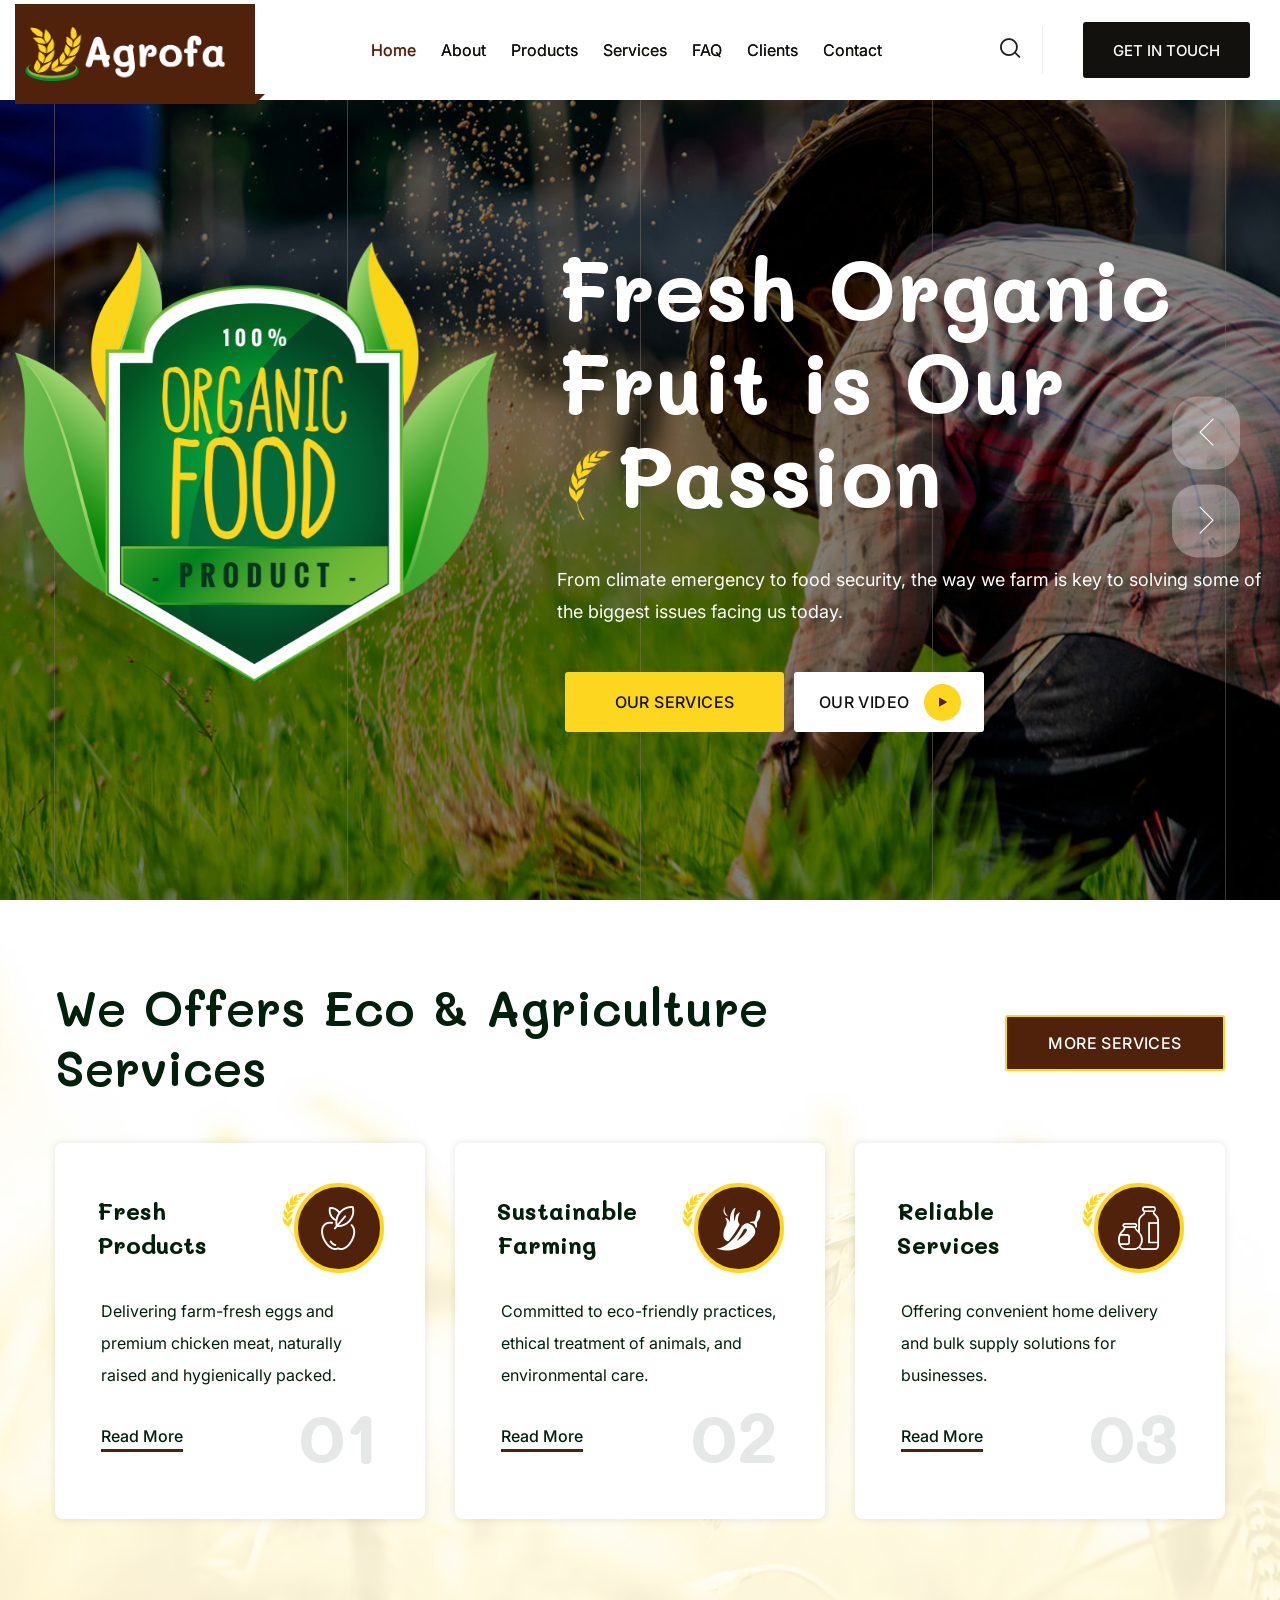
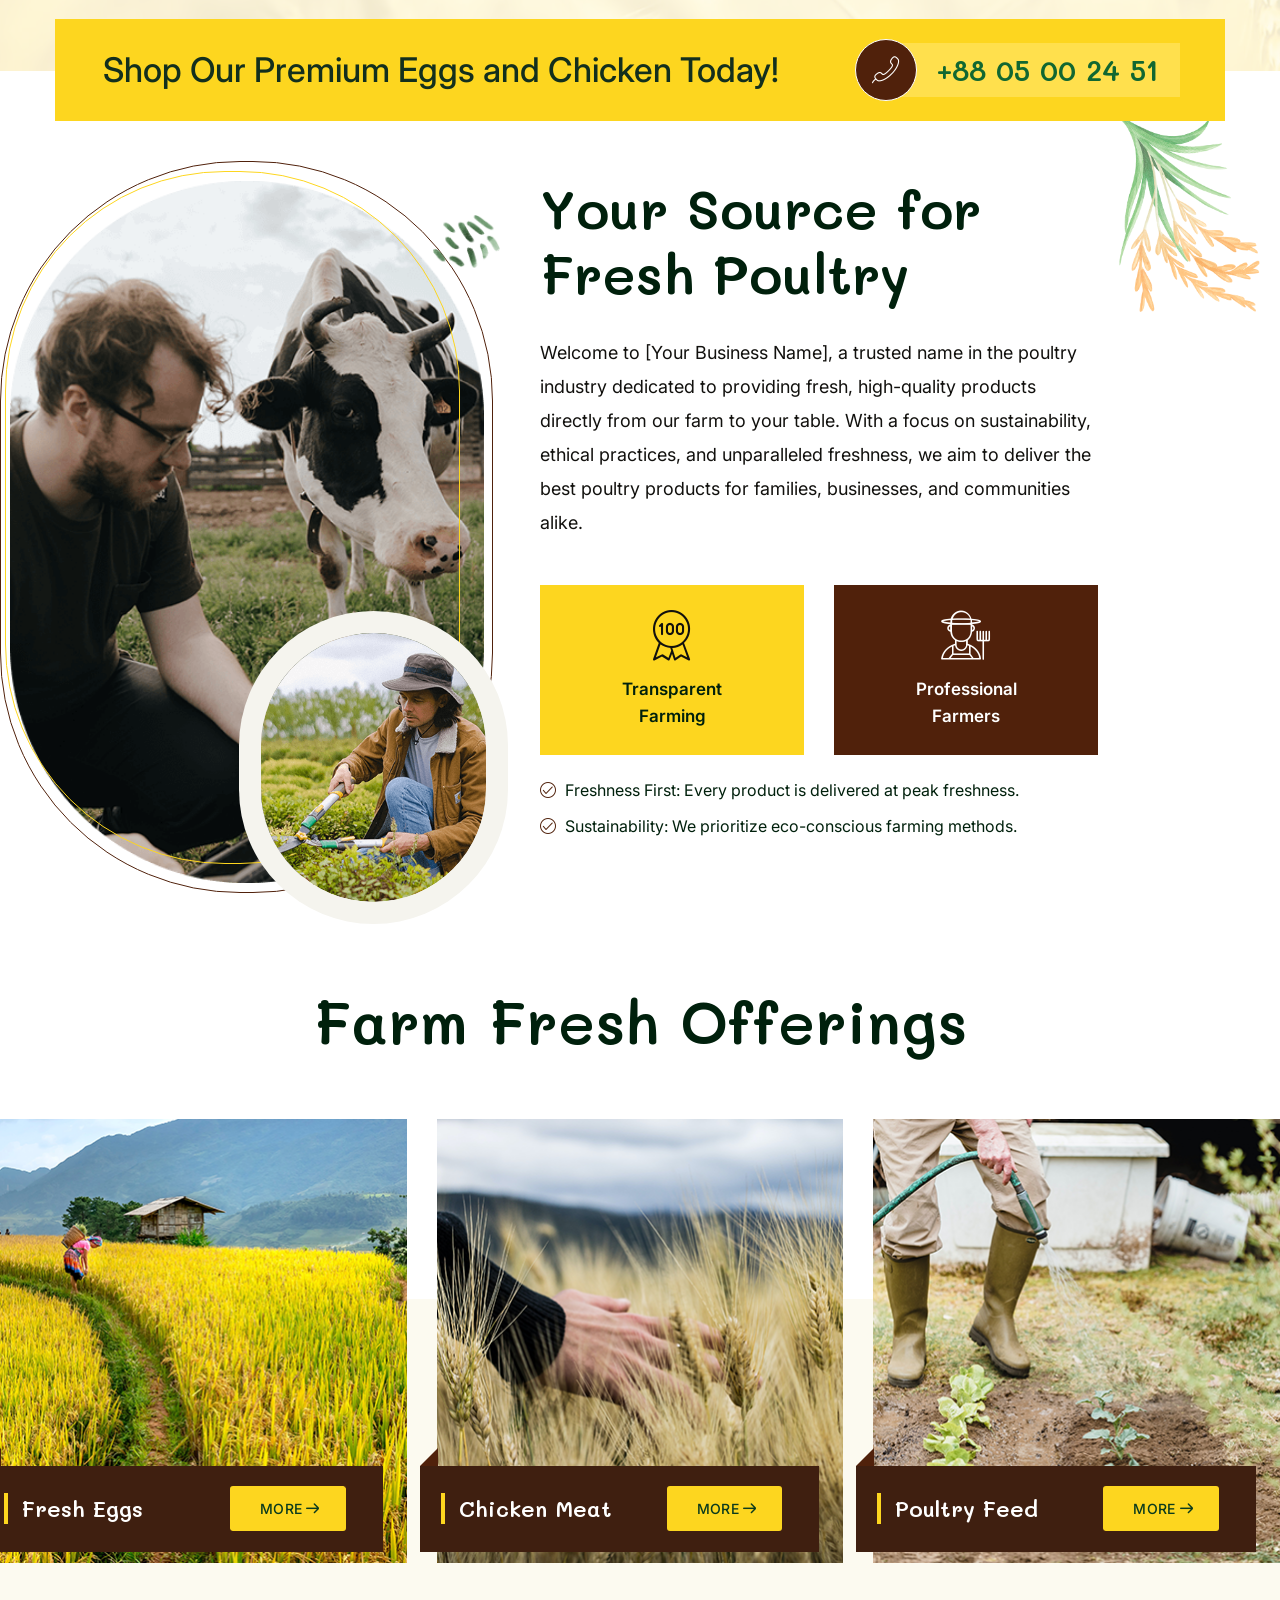
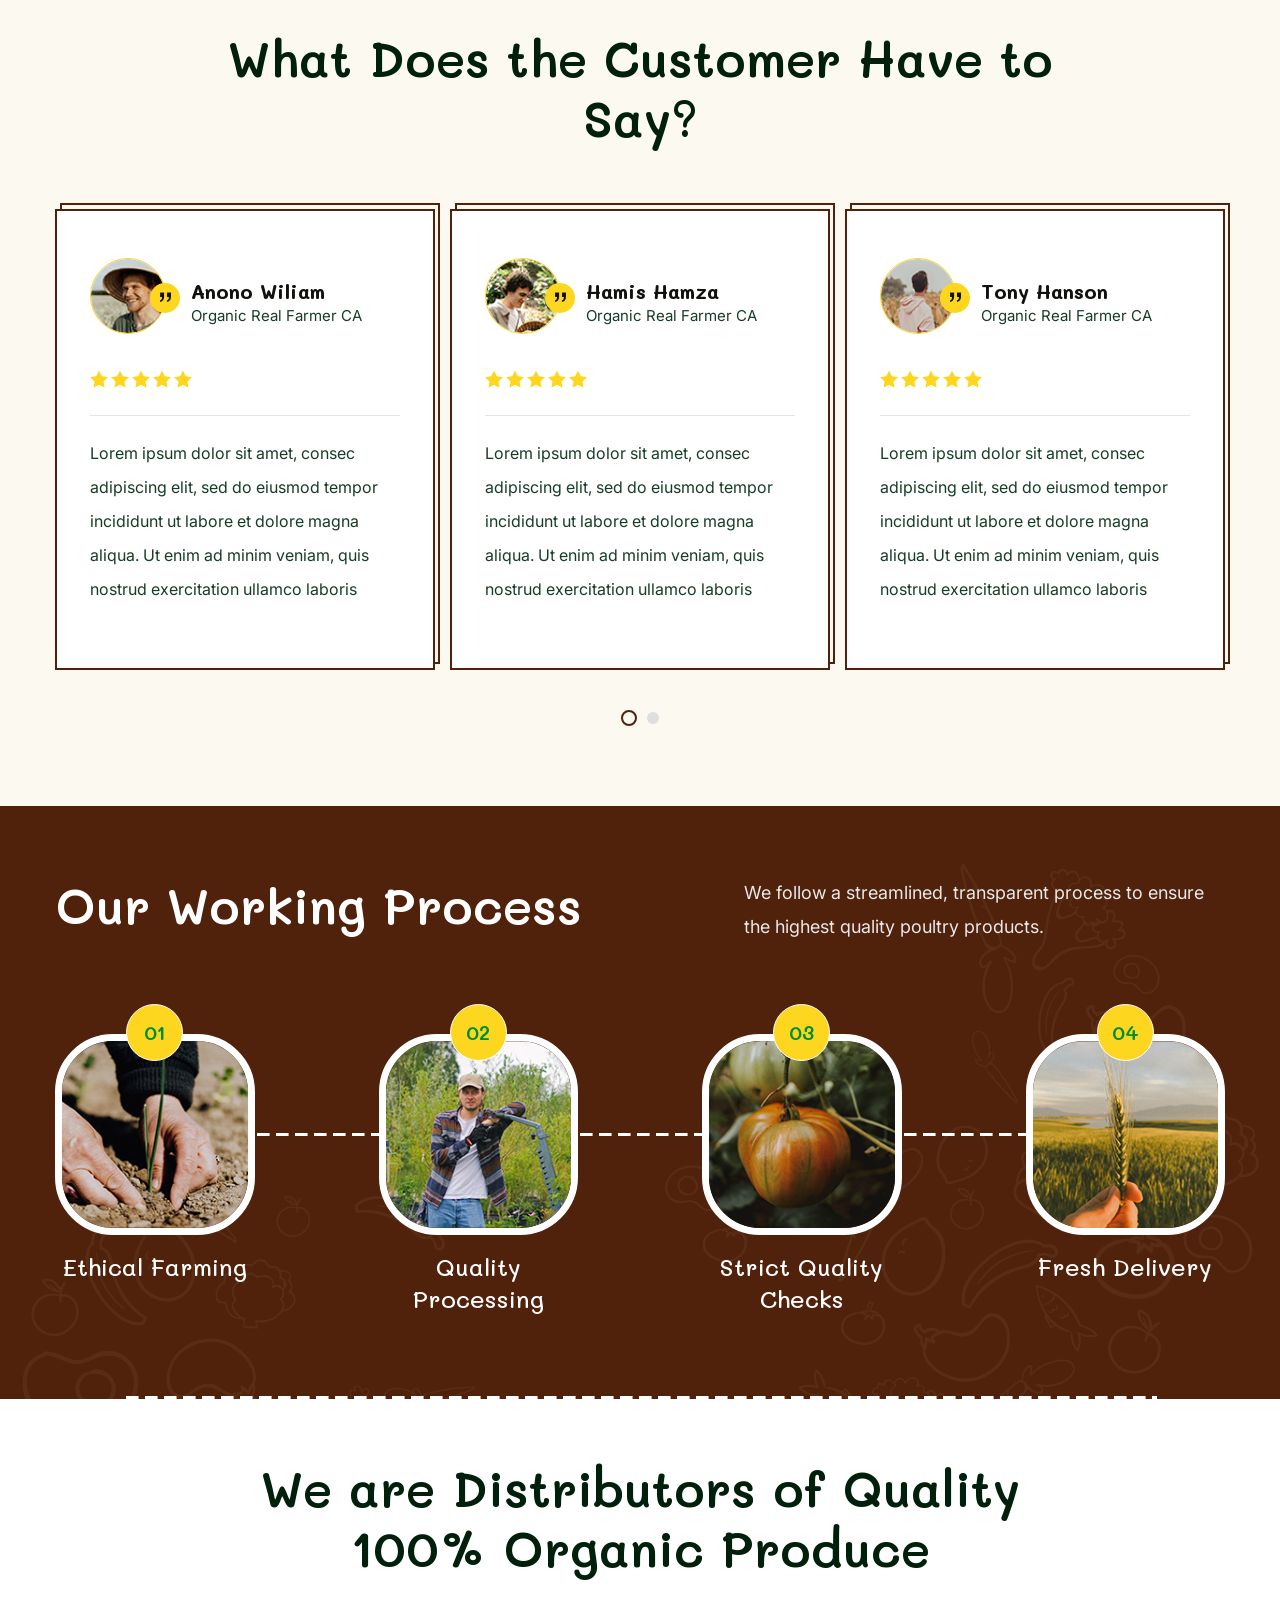
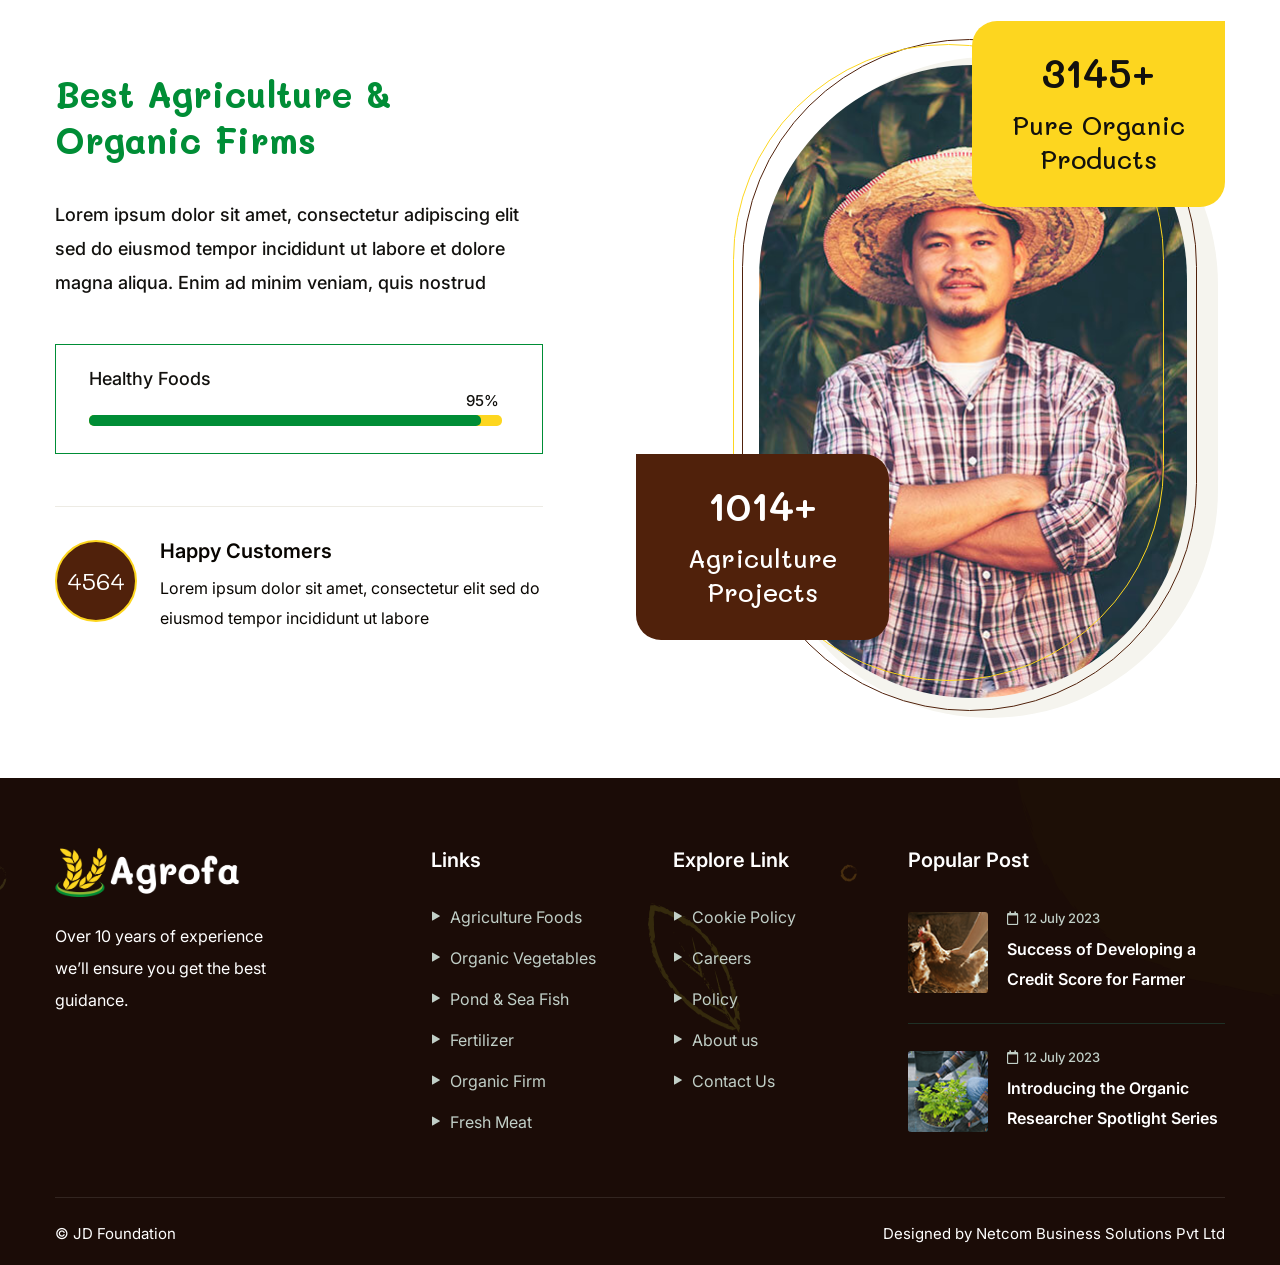
<file: index.html>
<!DOCTYPE html>
<html lang="en">


<!-- Mirrored from bracketweb.com/agrofa-html/index-3.html by HTTrack Website Copier/3.x [XR&CO'2014], Wed, 11 Dec 2024 04:54:37 GMT -->

<head>
    <meta charset="UTF-8">
    <meta name="viewport" content="width=device-width, initial-scale=1.0">
    <title>Home Three || Agrofa || HTML Template For Agriculture & Organic Farm</title>
    <!-- favicons Icons -->
    <link rel="apple-touch-icon" sizes="180x180" href="assets/images/favicons/apple-touch-icon.png">
    <link rel="icon" type="image/png" sizes="32x32" href="assets/images/favicons/favicon-32x32.png">
    <link rel="icon" type="image/png" sizes="16x16" href="assets/images/favicons/favicon-16x16.png">
    <link rel="manifest" href="assets/images/favicons/site.webmanifest">
    <meta name="description"
        content="Sollox is a modern HTML Template for Beauty, Spa Centers, Hair, Nail, Spa Salons & Cosmetic shops. The template perfectly fits Beauty Spa, Salon, and Wellness Treatments websites and businesses.">

    <!-- fonts -->
    <link rel="preconnect" href="https://fonts.googleapis.com/">
    <link rel="preconnect" href="https://fonts.gstatic.com/" crossorigin>
    <link
        href="https://fonts.googleapis.com/css2?family=Inter:wght@100;200;300;400;500;600;700;800;900&amp;display=swap"
        rel="stylesheet">
    <link
        href="https://fonts.googleapis.com/css2?family=Mali:ital,wght@0,200;0,300;0,400;0,500;0,600;0,700;1,200;1,300;1,400;1,500;1,600;1,700&amp;display=swap"
        rel="stylesheet">
    <link
        href="https://fonts.googleapis.com/css2?family=Outfit:wght@100;200;300;400;500;600;700;800;900&amp;display=swap"
        rel="stylesheet">
    <link
        href="https://fonts.googleapis.com/css2?family=Kumbh+Sans:wght@100;200;300;400;500;600;700;800;900&amp;display=swap"
        rel="stylesheet">
    <link
        href="https://fonts.googleapis.com/css2?family=Pathway+Extreme:opsz,wght@8..144,400;8..144,600&amp;display=swap"
        rel="stylesheet">


    <link rel="stylesheet" href="assets/vendors/bootstrap/css/bootstrap.min.css">
    <link rel="stylesheet" href="assets/vendors/bootstrap-select/bootstrap-select.min.css">
    <link rel="stylesheet" href="assets/vendors/animate/animate.min.css">
    <link rel="stylesheet" href="assets/vendors/fontawesome/css/all.min.css">
    <link rel="stylesheet" href="assets/vendors/jquery-ui/jquery-ui.css">
    <link rel="stylesheet" href="assets/vendors/jarallax/jarallax.css">
    <link rel="stylesheet" href="assets/vendors/jquery-magnific-popup/jquery.magnific-popup.css">
    <link rel="stylesheet" href="assets/vendors/nouislider/nouislider.min.css">
    <link rel="stylesheet" href="assets/vendors/nouislider/nouislider.pips.css">
    <link rel="stylesheet" href="assets/vendors/tiny-slider/tiny-slider.css">
    <link rel="stylesheet" href="assets/vendors/agrofa-icons/style.css">
    <link rel="stylesheet" href="assets/vendors/owl-carousel/css/owl.carousel.min.css">
    <link rel="stylesheet" href="assets/vendors/owl-carousel/css/owl.theme.default.min.css">

    <!-- template styles -->
    <link rel="stylesheet" href="assets/css/agrofa.css">
</head>

<body class="custom-cursor">

    <div class="custom-cursor__cursor"></div>
    <div class="custom-cursor__cursor-two"></div>


    <!-- /.preloader -->
    <div class="page-wrapper">
        <div class="topbar-one topbar-one--three">
            <div class="container-fluid">
                <div class="topbar-one__inner">
                    <div class="topbar-one__social">
                        <a href="https://www.linkedin.com/">
                            <i class="fab fa-linkedin-in" aria-hidden="true"></i>
                            <span class="sr-only">Twitter</span>
                        </a>
                        <a href="https://twitter.com/">
                            <i class="fab fa-twitter" aria-hidden="true"></i>
                            <span class="sr-only">Facebook</span>
                        </a>
                        <a href="https://facebook.com/">
                            <i class="fab fa-facebook-f" aria-hidden="true"></i>
                            <span class="sr-only">Pinterest</span>
                        </a>
                        <a href="https://instagram.com/">
                            <i class="fab fa-instagram" aria-hidden="true"></i>
                            <span class="sr-only">Instagram</span>
                        </a>
                    </div><!-- /.topbar-one__social -->

                    <ul class="list-unstyled topbar-one__info">
                        <li class="topbar-one__info__item">
                            <i class="icon-location topbar-one__info__icon"></i>
                            <a href="#">San Francisco NY</a>
                        </li>
                        <li class="topbar-one__info__item">
                            <i class="icon-email topbar-one__info__icon"></i>
                            <a href="mailto:Support@gmail.com">Support@gmail.com</a>
                        </li>
                        <li class="topbar-one__info__item">
                            <i class="icon-phone topbar-one__info__icon"></i>
                            <a href="tel:+8805002451">+88 05 00 24 51</a>
                        </li>
                        <li class="topbar-one__info__item">
                            <i class="icon-clock topbar-one__info__icon"></i>
                            <a href="#">Mon - Sat: 09.00 to 06.00</a>
                        </li>
                    </ul><!-- /.list-unstyled topbar-one__info -->
                    <div class="topbar-one__right">
                        <p class="topbar-one__right-text">Agriculture & Organic Farm</p>
                        <a href="about.html" class="agrofa-btn topbar-one__btn">
                            <span>About Us</span>
                        </a>
                    </div><!-- /.topbar-one__right -->
                </div><!-- /.topbar-one__inner -->
            </div><!-- /.container-fluid -->
        </div><!-- /.topbar-one--three -->


        <header class="main-header main-header--three sticky-header sticky-header--normal">
            <div class="container-fluid">
                <div class="main-header__inner">
                    <div class="main-header__logo">
                        <a href="index.html" class="main-header__logo_link">
                            <img src="assets/images/logo-light.png" alt="Agrofa HTML" width="156">
                        </a>
                    </div><!-- /.main-header__logo -->

                    <nav class="main-header__nav main-menu">
                        <ul class="main-menu__list">

                            <li class="dropdown megamenu">
                                <a href="index.html">Home</a>

                            </li>



                            <li class="dropdown">
                                <a href="about.html">About</a>
                            </li>

                            <li>
                                <a href="products.html">Products</a>
                                <ul>
                                    <li><a href="">Fresh Eggs</a></li>
                                    <li><a href="">Chicken Meat</a></li>
                                    <li><a href="">Poultry Feed</a></li>
                                    <li><a href="">Manure and Fertilizer</a></li>

                                </ul>
                            </li>

                            <li>
                                <a href="services.html">Services</a>
                                <ul>
                                    <li><a href="">Home Delivery</a></li>
                                    <li><a href="">Bulk Supply for Businesses</a></li>
                                    <li><a href="">Poultry Farming Consultancy</a></li>


                                </ul>
                            </li>
                            <li><a href="faq.html">FAQ</a></li>
                            <li><a href="clients.html">Clients</a></li>



                            <li><a href="contact.html">Contact</a></li>
                        </ul>
                    </nav><!-- /.main-header__nav -->
                    <div class="main-header__right">
                        <div class="mobile-nav__btn mobile-nav__toggler">
                            <span></span>
                            <span></span>
                            <span></span>
                        </div><!-- /.mobile-nav__toggler -->
                        <a href="#" class="search-toggler main-header__search_bx">
                            <p class="main-header__keyword">Search Keyword</p>
                            <div class="main-header__search">
                                <i class="icon-search1" aria-hidden="true"></i>
                                <!-- <img src="../assets/images/nav-img/shearch_icon.png" class="main-header__search_icon" alt=""> -->
                                <span class="sr-only">Search</span>
                            </div>
                        </a><!-- /.search-toggler -->

                        <a href="cart.html" class="main-header__cart">
                            <i class="icon-market" aria-hidden="true"></i>
                            <!-- <img class="main-header__cart_icon" src="../assets/images/nav-img/chart_icon.png" alt=""> -->
                            <span class="main-header__cart_count">0</span>
                            <span class="sr-only">Search</span>
                        </a><!-- /.search-toggler -->
                        <a href="contact.html" class="agrofa-btn main-header__btn">
                            <span>Get In Touch</span>
                        </a><!-- /.thm-btn main-header__btn -->
                    </div><!-- /.main-header__right -->
                </div><!-- /.main-header__inner -->
            </div><!-- /.container-fluid -->
        </header><!-- /.main-header--three -->
        <!-- main-slider-start -->
        <section class="main-slider-one main-slider-three">
            <div class="main-slider-three__carousel agrofa-owl__carousel owl-carousel" data-owl-options='{
		"loop": true,
		"animateOut": "fadeOut",
		"animateIn": "fadeIn",
		"items": 1,
		"autoplay": false,
		"autoplayTimeout": 7000,
		"smartSpeed": 1000,
		"nav": true,
        "navText": ["<span class=\"icon-left-arrow1\"></span>","<span class=\"icon-right-arrow1\"></span>"],
		"dots": false,
		"margin": 0
		}'>
                <div class="item">
                    <div class="main-slider-three__item">
                        <div class="main-slider-three__bg"
                            style="background-image: url(assets/images/hero-images/hero-img3-1.jpg);"></div>
                        <div class="container">
                            <div class="row">
                                <div class="col-xl-6 col-lg-4 main-slider-three__organic-img fadeInLeft wow"
                                    data-wow-delay="1200ms">
                                    <img src="assets/images/shapes/eco-organic3-1.png" alt="">
                                </div>

                                <div class="col-xl-6 col-lg-8 main-slider-three__content-col">
                                    <div class="main-slider-three__content">
                                        <h1 class="main-slider-one__title">Fresh Organic
                                            Fruit is Our
                                            <span> Passion</span>
                                        </h1>
                                        <p class="main-slider-one__info-text">From climate emergency to food security,
                                            the way we farm is key to solving some of the biggest issues facing us
                                            today.</p>
                                        <div class="main-slider-three__btn">
                                            <a href="services.html" class="agrofa-btn agrofa-btn--base"><span>Our
                                                    Services</span></a>
                                            <a href="https://www.youtube.com/watch?v=ZFAAf5DYLF8"
                                                class="agrofa-btn agrofa-btn--base agrofa-video-btn video-popup"><span>our
                                                    Video</span></a>
                                        </div>
                                    </div>
                                </div>
                            </div>
                        </div>

                        <div class="main-slider-one__line-bx">
                            <span class="main-slider-one__line"></span>
                            <span class="main-slider-one__line"></span>
                            <span class="main-slider-one__line"></span>
                            <span class="main-slider-one__line"></span>
                            <span class="main-slider-one__line"></span>
                        </div>
                    </div>
                </div>
                <div class="item">
                    <div class="main-slider-three__item">
                        <div class="main-slider-three__bg"
                            style="background-image: url(assets/images/hero-images/hero-img3-2.jpg);"></div>
                        <div class="container">
                            <div class="row">
                                <div class="col-xl-6 col-lg-4 main-slider-three__organic-img fadeInLeft wow"
                                    data-wow-delay="1200ms">
                                    <img src="assets/images/shapes/eco-organic3-1.png" alt="">
                                </div>

                                <div class="col-xl-6 col-lg-4 main-slider-three__content-col">
                                    <div class="main-slider-three__content">
                                        <h1 class="main-slider-one__title">Fresh Organic
                                            Fruit is Our
                                            <span> Passion</span>
                                        </h1>
                                        <p class="main-slider-one__info-text">From climate emergency to food security,
                                            the way we farm is key to solving some of the biggest issues facing us
                                            today.</p>
                                        <div class="main-slider-three__btn">
                                            <a href="services.html" class="agrofa-btn agrofa-btn--base"><span>Our
                                                    Services</span></a>
                                            <a href="https://www.youtube.com/watch?v=ZFAAf5DYLF8"
                                                class="agrofa-btn agrofa-btn--base agrofa-video-btn video-popup"><span>our
                                                    Video</span></a>
                                        </div>
                                    </div>
                                </div>
                            </div>
                        </div>

                        <div class="main-slider-one__line-bx">
                            <span class="main-slider-one__line"></span>
                            <span class="main-slider-one__line"></span>
                            <span class="main-slider-one__line"></span>
                            <span class="main-slider-one__line"></span>
                            <span class="main-slider-one__line"></span>
                        </div>
                    </div>
                </div>
            </div>
        </section>
        <!-- main-slider-end -->

        <section class="why-choose-one why-choose-one--three">
            <div class="container">
                <div class="section-common-title fadeInDown wow" data-wow-delay="500ms">
                    <div class="section-additional-title-wrap">
                        <span class="why-choose-one__chose-reasone food-chose-reasone">
                            <img class="why-choose-one__chose-icon food-chose-icon"
                                src="assets/images/shapes/food-img1-1.png" alt="">
                            <strong class="why-choose-one__chose-name food-chose-name">We Offer Pure Organic
                                Food</strong>
                        </span>
                        <h2 class="why-choose-one__title food-chose-title">We Offers Eco &
                            Agriculture Services</h2>
                    </div>

                    <div class="why-choose-one__more-btn-wrap">
                        <a href="services.html" class="agrofa-btn why-choose-more--btn"><span>More Services</span></a>
                    </div>
                </div>

                <div class="row why-choose-one__row">
                    <div class="why-choose-one__col col-xl-4 wow fadeIn" data-wow-delay="800ms">
                        <div class="why-choose-one__bg">
                            <div class="why-choose-one__bg-inner">
                                <div class="why-choose-one__top">
                                    <div class="why-choose-one__icon-bx">
                                        <i class="icon-apple why-choose-one__icon"></i>
                                    </div>

                                    <div class="why-choose-one__top__right">
                                        <h6 class="why-choose-one__name">Fresh <br> Products</h6>
                                    </div>
                                </div>

                                <div class="why-choose-one__content">
                                    <p class="why-choose-one__descript">Delivering farm-fresh eggs and premium chicken
                                        meat, naturally raised and hygienically packed.</p>
                                    <a href="service-d-agriculture-products.html" class="why-choose-one__read-btn">Read
                                        More</a>
                                </div>
                            </div>
                        </div>
                    </div>

                    <div class="why-choose-one__col col-xl-4 wow fadeIn" data-wow-delay="900ms">
                        <div class="why-choose-one__bg">
                            <div class="why-choose-one__bg-inner">
                                <div class="why-choose-one__top">
                                    <div class="why-choose-one__icon-bx">
                                        <i class="icon-crop why-choose-one__icon"></i>
                                    </div>

                                    <div class="why-choose-one__top__right">
                                        <h6 class="why-choose-one__name">Sustainable <br> Farming

                                        </h6>
                                    </div>
                                </div>

                                <div class="why-choose-one__content">
                                    <p class="why-choose-one__descript">Committed to eco-friendly practices, ethical
                                        treatment of animals, and environmental care.</p>
                                    <a href="service-d-vegetables-fresh-food.html" class="why-choose-one__read-btn">Read
                                        More</a>
                                </div>
                            </div>
                        </div>
                    </div>

                    <div class="why-choose-one__col col-xl-4 wow fadeIn" data-wow-delay="1000ms">
                        <div class="why-choose-one__bg">
                            <div class="why-choose-one__bg-inner">
                                <div class="why-choose-one__top">
                                    <div class="why-choose-one__icon-bx">
                                        <i class="icon-medicine why-choose-one__icon"></i>
                                    </div>

                                    <div class="why-choose-one__top__right">
                                        <h6 class="why-choose-one__name">Reliable <br> Services</h6>
                                    </div>
                                </div>

                                <div class="why-choose-one__content">
                                    <p class="why-choose-one__descript">Offering convenient home delivery and bulk
                                        supply solutions for businesses.</p>
                                    <a href="service-d-dairy-products.html" class="why-choose-one__read-btn">Read
                                        More</a>
                                </div>
                            </div>
                        </div>
                    </div>
                </div>
            </div>

            <div class="why-choose-one__more-choose">
                <div class="why-choose-one__more-choose--bg">
                    <h4 class="why-choose-one__more-choose--title">Shop Our Premium Eggs and Chicken Today!
                    </h4>
                    <div class="why-choose-one__more-choose--phone-number-wrap">
                        <i class="icon-phone why-choose-one__more-choose--phone-icon"></i>
                        <a href="tel:+8805002451" class="why-choose-one__more-choose--phone-number"><span>+88 05 00 24
                                51 </span></a>
                    </div>
                </div>
            </div>
        </section><!-- /.why-choose-one--three -->

        <section class="food-one food-one--two">
            <div class="container">
                <div class="row food-one__content-bx flex-row-reverse">
                    <div class="food-one__left fadeInRight wow animated" data-wow-delay="300ms">
                        <div class="section-common-title">
                            <span class="food-one__chose-reasone food-chose-reasone">
                                <img class="food-one__chose-icon food-chose-icon"
                                    src="assets/images/shapes/food-img1-1.png" alt="">
                                <strong class="food-one__chose-name food-chose-name">Why chose us</strong>
                            </span>
                            <h2 class="food-one__title food-chose-title">Your Source for Fresh Poultry</h2>
                            <p class="food-one__text food-chose-text">Welcome to [Your Business Name], a trusted name in
                                the poultry industry dedicated to providing fresh, high-quality products directly from
                                our farm to your table. With a focus on sustainability, ethical practices, and
                                unparalleled freshness, we aim to deliver the best poultry products for families,
                                businesses, and communities alike.</p>
                        </div>

                        <div class="food-one__feature--wrap d-flex flex-wrap">
                            <div class="food-one__feature--wrap__col">
                                <div class="food-one__feature--wrap__bg yellow--bg">
                                    <i class="icon-medal"></i>
                                    <h6 class="food-one__feature--wrap__title">Transparent <br> Farming</h6>
                                </div>
                            </div>

                            <div class="food-one__feature--wrap__col">
                                <div class="food-one__feature--wrap__bg green--bg">
                                    <i class="icon-farmer"></i>
                                    <h6 class="food-one__feature--wrap__title">Professional <br> Farmers</h6>
                                </div>
                            </div>
                        </div>
                        <ul class="food-one__quality-list">


                            <li> <i class="icon-cda67021ce37b3d91d9f660e16bda341"></i> Freshness First: Every product is
                                delivered at peak freshness. </li>
                            <li> <i class="icon-cda67021ce37b3d91d9f660e16bda341"></i> Sustainability: We prioritize
                                eco-conscious farming methods. </li>
                        </ul>
                    </div>

                    <div class="food-one__right fadeInLeft wow animated" data-wow-delay="300ms">
                        <div class="food-one__right-img">
                            <img src="assets/images/resources/food-men3-1.png" alt="">
                        </div>
                        <div class="food-one__bottom-img">
                            <img src="assets/images/resources/food-men3-2.png" alt="">
                        </div>
                    </div>
                </div>
            </div>


            <div class="food-one--two__effect-right">
                <img src="assets/images/shapes/food-shape3-1.png" alt="">
            </div>
        </section> <!-- /.food-one--two -->

        <section class="latest-work-one latest-work-one--three">
            <div class="container-fluid">
                <div class="section-common-title">
                    <span class="latest-work-one__chose-reasone food-chose-reasone fadeInLeft wow"
                        data-wow-delay="200ms">
                        <img class="latest-work-one__chose-icon food-chose-icon"
                            src="assets/images/shapes/food-img1-1.png" alt="">
                        <strong class="latest-work-one__chose-name food-chose-name">Project Gallerys</strong>
                    </span>
                    <h2 class="latest-work-one__title food-chose-title fadeInLeft wow" data-wow-delay="200ms">Farm Fresh
                        Offerings</h2>
                </div>

                <div class="row latest-work-one__bx">
                    <div class="row latest-work-one__carousel agrofa-owl__carousel agrofa-owl__carousel--with-shadow agrofa-owl__carousel--basic-nav owl-carousel"
                        data-owl-options='{
				"items": 1,
				"margin": 0,
				"loop": false,
				"smartSpeed": 700,
				"nav": false,
				"navText": [""],
				"dots": false,
				"autoplay": false,
				"responsive": {
					"0": {
						"items": 1,
						"dots": true
					},
                    "524": {
						"items": 2,
						"margin": 30,
						"dots": false
					},
					"992": {
						"items": 2,
						"margin": 30,
						"dots": false
					},
					"1200": {
						"items": 3,
						"margin": 30,
						"dots": false
					},
					"1440": {
						"items": 4,
						"margin": 30,
						"dots": false
					}
				}
			}'>
                        <div class="item">
                            <div class="latest-work-one__col">
                                <div class="latest-work-one__inner">
                                    <div class="latest-work-one__img">
                                        <div class="latest-work-one__inner-img"><img
                                                src="assets/images/latest-work/latest-img1-1.png" alt=""></div>
                                        <div class="latest-work-one__btm-info">
                                            <h5 class="latest-work-one__work-title">Fresh Eggs</h5>
                                            <a href="service-d-organic-fresh-fruits.html"
                                                class="agrofa-btn latest-work--btn">
                                                <span>More</span>
                                                <i class="icon-right-arrow latest-work-btn--arrow"></i>
                                            </a>
                                        </div>
                                    </div>
                                </div>
                            </div>
                        </div>

                        <div class="item">
                            <div class="latest-work-one__col">
                                <div class="latest-work-one__inner">
                                    <div class="latest-work-one__img">
                                        <div class="latest-work-one__inner-img"><img
                                                src="assets/images/latest-work/latest-img1-2.png" alt=""></div>
                                        <div class="latest-work-one__btm-info">
                                            <h5 class="latest-work-one__work-title">Chicken Meat</h5>
                                            <a href="service-d-agriculture-products.html"
                                                class="agrofa-btn latest-work--btn">
                                                <span>More</span>
                                                <i class="icon-right-arrow latest-work-btn--arrow"></i>
                                            </a>
                                        </div>
                                    </div>
                                </div>
                            </div>
                        </div>

                        <div class="item">
                            <div class="latest-work-one__col">
                                <div class="latest-work-one__inner">
                                    <div class="latest-work-one__img">
                                        <div class="latest-work-one__inner-img"><img
                                                src="assets/images/latest-work/latest-img1-3.png" alt=""></div>
                                        <div class="latest-work-one__btm-info">
                                            <h5 class="latest-work-one__work-title">Poultry Feed</h5>
                                            <a href="service-d-vegetables-fresh-food.html"
                                                class="agrofa-btn latest-work--btn">
                                                <span>More</span>
                                                <i class="icon-right-arrow latest-work-btn--arrow"></i>
                                            </a>
                                        </div>
                                    </div>
                                </div>
                            </div>
                        </div>

                        <div class="item">
                            <div class="latest-work-one__col">
                                <div class="latest-work-one__inner">
                                    <div class="latest-work-one__img">
                                        <div class="latest-work-one__inner-img"><img
                                                src="assets/images/latest-work/latest-img1-4.png" alt=""></div>
                                        <div class="latest-work-one__btm-info">
                                            <h5 class="latest-work-one__work-title">Manure and Fertilizer</h5>
                                            <a href="service-d-fresh-fish.html" class="agrofa-btn latest-work--btn">
                                                <span>More</span>
                                                <i class="icon-right-arrow latest-work-btn--arrow"></i>
                                            </a>
                                        </div>
                                    </div>
                                </div>
                            </div>
                        </div>


                    </div>
                </div>

            </div>
        </section><!-- /.latest-work-one--three -->

        <section class="testimonials-one testimonials-one--three testimonials-one--home">
            <div class="container">
                <div class="section-common-title">
                    <span class="testimonials-one__chose-reasone food-chose-reasone fadeInLeft wow"
                        data-wow-delay="200ms">
                        <img class="testimonials-one__chose-icon food-chose-icon"
                            src="assets/images/shapes/food-img1-1.png" alt="">
                        <strong class="testimonials-one__chose-name food-chose-name">Client Testimonial</strong>
                    </span>
                    <h2 class="testimonials-one__title food-chose-title fadeInLeft wow" data-wow-delay="200ms">What Does
                        the Customer Have to Say?</h2>
                </div>

                <div class="testimonials-one__carousel agrofa-owl__carousel agrofa-owl__carousel--with-shadow agrofa-owl__carousel--basic-nav owl-carousel"
                    data-owl-options='{
			"items": 1,
			"margin": 0,
			"loop": false,
			"smartSpeed": 700,
			"nav": false,
			"navText": [""],
			"dots": true,
			"autoplay": false,
			"responsive": {
				"0": {
					"items": 1
				},
                "524": {
					"items": 2,
					"margin": 15
				},
				"768": {
					"items": 2,
					"margin": 15
				},
				"992": {
					"items": 3,
					"margin": 15
				}
			}
		}'>
                    <div class="item">
                        <div class="testimonials-card wow fadeInUp" data-wow-duration='1500ms' data-wow-delay='000ms'>
                            <div class="testimonials-card__inner">
                                <div class="testimonials-card__top">
                                    <div class="testimonials-card__image">
                                        <img src="assets/images/resources/testimonial-owner1-1.png" alt="Anono Wiliam ">
                                        <div class="testimonials-card__icon-qoute">
                                            <i class="icon-qoute"></i>
                                        </div>
                                    </div><!-- /.testimonials-card__image -->
                                    <div class="testimonials-card__top__left">
                                        <h6 class="testimonials-card__name">
                                            Anono Wiliam
                                        </h6><!-- /.testimonials-card__name -->
                                        <p class="testimonials-card__designation">Organic Real Farmer CA</p>
                                        <!-- /.testimonials-card__designation -->
                                    </div><!-- /.testimonials-card__top__left -->
                                </div><!-- /.testimonials-card__top -->
                                <div class="testimonials-card__rating">
                                    <i class="icon-star1"></i>
                                    <i class="icon-star1"></i>
                                    <i class="icon-star1"></i>
                                    <i class="icon-star1"></i>
                                    <i class="icon-star1"></i>
                                </div><!-- /.testimonials-card__rating -->
                                <div class="testimonials-card__content">
                                    Lorem ipsum dolor sit amet, consec adipiscing elit, sed do eiusmod tempor incididunt
                                    ut labore et dolore magna aliqua. Ut enim ad minim veniam, quis nostrud exercitation
                                    ullamco laboris
                                </div><!-- /.testimonials-card__content -->
                            </div><!-- /.testimonials-card__inner -->
                        </div><!-- /.testimonials-card -->
                    </div><!-- /.item -->
                    <div class="item">
                        <div class="testimonials-card wow fadeInUp" data-wow-duration='1500ms' data-wow-delay='100ms'>
                            <div class="testimonials-card__inner">
                                <div class="testimonials-card__top">
                                    <div class="testimonials-card__image">
                                        <img src="assets/images/resources/testimonial-owner1-2.png" alt="Hamis Hamza">
                                        <div class="testimonials-card__icon-qoute">
                                            <i class="icon-qoute"></i>
                                        </div>
                                    </div><!-- /.testimonials-card__image -->
                                    <div class="testimonials-card__top__left">
                                        <h6 class="testimonials-card__name">
                                            Hamis Hamza
                                        </h6><!-- /.testimonials-card__name -->
                                        <p class="testimonials-card__designation">Organic Real Farmer CA</p>
                                        <!-- /.testimonials-card__designation -->
                                    </div><!-- /.testimonials-card__top__left -->
                                </div><!-- /.testimonials-card__top -->
                                <div class="testimonials-card__rating">
                                    <i class="icon-star1"></i>
                                    <i class="icon-star1"></i>
                                    <i class="icon-star1"></i>
                                    <i class="icon-star1"></i>
                                    <i class="icon-star1"></i>
                                </div><!-- /.testimonials-card__rating -->
                                <div class="testimonials-card__content">
                                    Lorem ipsum dolor sit amet, consec adipiscing elit, sed do eiusmod tempor incididunt
                                    ut labore et dolore magna aliqua. Ut enim ad minim veniam, quis nostrud exercitation
                                    ullamco laboris
                                </div><!-- /.testimonials-card__content -->
                            </div><!-- /.testimonials-card__inner -->
                        </div><!-- /.testimonials-card -->
                    </div><!-- /.item -->
                    <div class="item">
                        <div class="testimonials-card wow fadeInUp" data-wow-duration='1500ms' data-wow-delay='200ms'>
                            <div class="testimonials-card__inner">
                                <div class="testimonials-card__top">
                                    <div class="testimonials-card__image">
                                        <img src="assets/images/resources/testimonial-owner1-3.png" alt="Tony Hanson">
                                        <div class="testimonials-card__icon-qoute">
                                            <i class="icon-qoute"></i>
                                        </div>
                                    </div><!-- /.testimonials-card__image -->
                                    <div class="testimonials-card__top__left">
                                        <h6 class="testimonials-card__name">
                                            Tony Hanson
                                        </h6><!-- /.testimonials-card__name -->
                                        <p class="testimonials-card__designation">Organic Real Farmer CA</p>
                                        <!-- /.testimonials-card__designation -->
                                    </div><!-- /.testimonials-card__top__left -->
                                </div><!-- /.testimonials-card__top -->
                                <div class="testimonials-card__rating">
                                    <i class="icon-star1"></i>
                                    <i class="icon-star1"></i>
                                    <i class="icon-star1"></i>
                                    <i class="icon-star1"></i>
                                    <i class="icon-star1"></i>
                                </div><!-- /.testimonials-card__rating -->
                                <div class="testimonials-card__content">
                                    Lorem ipsum dolor sit amet, consec adipiscing elit, sed do eiusmod tempor incididunt
                                    ut labore et dolore magna aliqua. Ut enim ad minim veniam, quis nostrud exercitation
                                    ullamco laboris
                                </div><!-- /.testimonials-card__content -->
                            </div><!-- /.testimonials-card__inner -->
                        </div><!-- /.testimonials-card -->
                    </div><!-- /.item -->
                    <div class="item">
                        <div class="testimonials-card wow fadeInUp" data-wow-duration='1500ms' data-wow-delay='000ms'>
                            <div class="testimonials-card__inner">
                                <div class="testimonials-card__top">
                                    <div class="testimonials-card__image">
                                        <img src="assets/images/resources/testimonial-owner1-1.png" alt="Anono Wiliam ">
                                        <div class="testimonials-card__icon-qoute">
                                            <i class="icon-qoute"></i>
                                        </div>
                                    </div><!-- /.testimonials-card__image -->
                                    <div class="testimonials-card__top__left">
                                        <h6 class="testimonials-card__name">
                                            Anono Wiliam
                                        </h6><!-- /.testimonials-card__name -->
                                        <p class="testimonials-card__designation">Organic Real Farmer CA</p>
                                        <!-- /.testimonials-card__designation -->
                                    </div><!-- /.testimonials-card__top__left -->
                                </div><!-- /.testimonials-card__top -->
                                <div class="testimonials-card__rating">
                                    <i class="icon-star1"></i>
                                    <i class="icon-star1"></i>
                                    <i class="icon-star1"></i>
                                    <i class="icon-star1"></i>
                                    <i class="icon-star1"></i>
                                </div><!-- /.testimonials-card__rating -->
                                <div class="testimonials-card__content">
                                    Lorem ipsum dolor sit amet, consec adipiscing elit, sed do eiusmod tempor incididunt
                                    ut labore et dolore magna aliqua. Ut enim ad minim veniam, quis nostrud exercitation
                                    ullamco laboris
                                </div><!-- /.testimonials-card__content -->
                            </div><!-- /.testimonials-card__inner -->
                        </div><!-- /.testimonials-card -->
                    </div><!-- /.item -->
                    <div class="item">
                        <div class="testimonials-card wow fadeInUp" data-wow-duration='1500ms' data-wow-delay='100ms'>
                            <div class="testimonials-card__inner">
                                <div class="testimonials-card__top">
                                    <div class="testimonials-card__image">
                                        <img src="assets/images/resources/testimonial-owner1-2.png" alt="Hamis Hamza">
                                        <div class="testimonials-card__icon-qoute">
                                            <i class="icon-qoute"></i>
                                        </div>
                                    </div><!-- /.testimonials-card__image -->
                                    <div class="testimonials-card__top__left">
                                        <h6 class="testimonials-card__name">
                                            Hamis Hamza
                                        </h6><!-- /.testimonials-card__name -->
                                        <p class="testimonials-card__designation">Organic Real Farmer CA</p>
                                        <!-- /.testimonials-card__designation -->
                                    </div><!-- /.testimonials-card__top__left -->
                                </div><!-- /.testimonials-card__top -->
                                <div class="testimonials-card__rating">
                                    <i class="icon-star1"></i>
                                    <i class="icon-star1"></i>
                                    <i class="icon-star1"></i>
                                    <i class="icon-star1"></i>
                                    <i class="icon-star1"></i>
                                </div><!-- /.testimonials-card__rating -->
                                <div class="testimonials-card__content">
                                    Lorem ipsum dolor sit amet, consec adipiscing elit, sed do eiusmod tempor incididunt
                                    ut labore et dolore magna aliqua. Ut enim ad minim veniam, quis nostrud exercitation
                                    ullamco laboris
                                </div><!-- /.testimonials-card__content -->
                            </div><!-- /.testimonials-card__inner -->
                        </div><!-- /.testimonials-card -->
                    </div><!-- /.item -->
                </div><!-- /.testimonials-one__carousel -->
            </div><!-- /.container -->
        </section><!-- /.testimonials-one-three -->

        <section class="work-learn-one work-learn-one--three">
            <div class="eco-services-one--label">
                <div class="eco-services-one--label__inner">
                    <img class="eco-services-one--label__logo-shape" src="assets/images/shapes/eco-organic-shape1-1.png"
                        alt="">
                    <div class="eco-services-one--label__logo-bx">
                        <img class="eco-services-one--label__logo" src="assets/images/shapes/eco-organic-log1-1.png"
                            alt="">
                    </div>
                </div>
            </div>
            <div class="container work-learn-one__wrap">
                <div class="section-common-title">
                    <span class="work-learn-one__chose-reasone food-chose-reasone fadeInLeft wow"
                        data-wow-delay="200ms">
                        <img class="work-learn-one__chose-icon food-chose-icon"
                            src="assets/images/shapes/food-img1-1.png" alt="">
                        <strong class="work-learn-one__chose-name food-chose-name">Our Working Process</strong>
                    </span>
                    <h2 class="work-learn-one__title food-chose-title fadeInLeft wow" data-wow-delay="200ms">Our Working
                        Process</h2>
                    <p class="work-learn-one__text food-chose-text fadeInRight wow" data-wow-delay="200ms">We follow a
                        streamlined, transparent process to ensure the highest quality poultry products.</p>
                </div>
                <div class="work-learn-one__bx">
                    <div class="work-learn-one__col fadeIn wow" data-wow-delay="100ms">
                        <div class="work-learn-one__inner">
                            <div class="work-learn-one__img">
                                <div class="work-learn-one__inner-img"><img
                                        src="assets/images/work-learn/work-learn1-1.png" alt=""></div>
                            </div>
                            <h5 class="work-learn-one__work-title">Ethical Farming</h5>
                        </div>
                    </div>

                    <div class="work-learn-one__col fadeIn wow" data-wow-delay="200ms">
                        <div class="work-learn-one__inner">
                            <div class="work-learn-one__img">
                                <div class="work-learn-one__inner-img"><img
                                        src="assets/images/work-learn/work-learn1-2.png" alt=""></div>
                            </div>
                            <h5 class="work-learn-one__work-title">Quality Processing</h5>
                        </div>
                    </div>

                    <div class="work-learn-one__col fadeIn wow" data-wow-delay="300ms">
                        <div class="work-learn-one__inner">
                            <div class="work-learn-one__img">
                                <div class="work-learn-one__inner-img"><img
                                        src="assets/images/work-learn/work-learn1-3.png" alt=""></div>
                            </div>
                            <h5 class="work-learn-one__work-title">Strict Quality Checks</h5>
                        </div>
                    </div>

                    <div class="work-learn-one__col fadeIn wow" data-wow-delay="400ms">
                        <div class="work-learn-one__inner">
                            <div class="work-learn-one__img">
                                <div class="work-learn-one__inner-img"><img
                                        src="assets/images/work-learn/work-learn1-4.png" alt=""></div>
                            </div>
                            <h5 class="work-learn-one__work-title">Fresh Delivery</h5>
                        </div>
                    </div>
                </div>
            </div>
        </section><!-- /.work-learn-one--three -->

        <section class="team-skills-one team-skills-one--three">
            <div class="container">
                <div class="section-common-title">
                    <span class="team-skills-one__chose-reasone food-chose-reasone fadeInLeft wow"
                        data-wow-delay="200ms">
                        <img class="team-skills-one__chose-icon food-chose-icon"
                            src="assets/images/shapes/food-img1-1.png" alt="">
                        <strong class="team-skills-one__chose-name food-chose-name">Our Beneifts</strong>
                    </span>
                    <h2 class="team-skills-one__title food-chose-title fadeInLeft wow" data-wow-delay="200ms">We are
                        Distributors of
                        Quality 100% Organic
                        Produce</h2>
                </div>

                <div class="row team-skills-one__row">
                    <div class="team-skills-one__col-left">
                        <div class="team-skills-one__left-content">
                            <div class="team-skills-one__left-content__inner">
                                <h4 class="team-skills-one__col-title">Best Agriculture & <br> Organic Firms</h4>
                                <p class="team-skills-one__col-text">Lorem ipsum dolor sit amet, consectetur adipiscing
                                    elit sed do eiusmod tempor incididunt ut labore et dolore magna aliqua. Enim ad
                                    minim veniam, quis nostrud</p>

                                <div class="team-skills-one__progress">
                                    <span class="team-skills-one__progress__title">Healthy Foods</span>
                                    <div class="team-skills-one__progress__bar">
                                        <div class="team-skills-one__progress__inner count-bar" data-percent="95%">
                                            <div class="team-skills-one__progress__number count-text">95%</div>
                                        </div>
                                    </div>
                                </div>

                                <div class="team-skills-one__customers">
                                    <div class="team-skills-one__customers__col">
                                        <div class="team-skills-one__customers__cricle">
                                            <span>4564</span>
                                        </div>
                                        <div class="team-skills-one__customers__feedback">
                                            <h6 class="team-skills-one__customers__title food-one__quality-title">Happy
                                                Customers</h6>
                                            <p class="team-skills-one__customers__info food-one__quality-info">Lorem
                                                ipsum dolor sit amet, consectetur elit
                                                sed do eiusmod tempor incididunt ut labore </p>
                                        </div>
                                    </div>
                                </div>
                            </div>
                        </div>
                    </div>
                    <div class="team-skills-one__col-right">
                        <div class="team-skills-three__img">
                            <img src="assets/images/resources/skill-men3-1.jpg" alt="">
                        </div>

                        <div class="team-skills-one__col-right__all-product right-top--product">
                            <div class="team-skills-one__col-right__bg text-center">
                                <h4 class="team-skills-one__col-right__count-product">3145+</h4>
                                <h5 class="team-skills-one__col-right__pure-product">Pure Organic
                                    Products </h5>
                            </div>
                        </div>

                        <div class="team-skills-one__col-right__all-product left-bottom--product">
                            <div class="team-skills-one__col-right__bg text-center">
                                <h4 class="team-skills-one__col-right__count-product">1014+</h4>
                                <h5 class="team-skills-one__col-right__pure-product">Agriculture
                                    Projects</h5>
                            </div>
                        </div>
                    </div>
                </div>
            </div>
        </section><!-- /.team-skills-one--three -->


        <footer class="main-footer main-footer--version2 background-black-2">
            <div class="main-footer__bg background-black-2"
                style="background-image: url(assets/images/shapes/footer-shape1-1.png);"></div>
            <!-- /.main-footer__bg -->
            <div class="main-footer__top">
                <div class="container">
                    <div class="row">
                        <div class="footer-widget__col footer-widget__col__col1">
                            <div class="footer-widget footer-widget--about">
                                <a href="index.html" class="footer-widget__logo">
                                    <img src="assets/images/logo-light.png" width="155" alt="Agrofa HTML Template">
                                </a>
                                <p class="footer-widget__experience-text">Over 10 years of experience we’ll ensure you
                                    get the best guidance.</p>

                            </div><!-- /.footer-widget -->
                        </div><!-- /.col-md-6 -->

                        <div class="footer-widget__col  footer-widget__col__col2">
                            <div class="footer-widget footer-widget--links">
                                <h5 class="footer-widget__title">Links</h5>
                                <ul class="list-unstyled footer-widget__links">
                                    <li><a href="#">Agriculture Foods</a></li>
                                    <li><a href="#">Organic Vegetables</a></li>
                                    <li><a href="#">Pond & Sea Fish</a></li>
                                    <li><a href="#">Fertilizer</a></li>
                                    <li><a href="#">Organic Firm</a></li>
                                    <li><a href="#">Fresh Meat</a></li>
                                </ul><!-- /.list-unstyled footer-widget__links -->
                            </div><!-- /.footer-widget -->
                        </div><!-- /.col-md-6 -->
                        <div class="footer-widget__col  footer-widget__col__col3">
                            <div class="footer-widget footer-widget--explore">
                                <h5 class="footer-widget__title">Explore Link</h5><!-- /.footer-widget__title -->
                                <ul class="list-unstyled footer-widget__links">
                                    <li><a href="#">Cookie Policy</a></li>
                                    <li><a href="#">Careers</a></li>
                                    <li><a href="#">Policy</a></li>
                                    <li><a href="#">About us</a></li>
                                    <li><a href="#">Contact Us</a></li>
                                </ul><!-- /.list-unstyled footer-widget__links -->
                            </div><!-- /.footer-widget -->
                        </div><!-- /.col-md-6 -->
                        <div class="footer-widget__col  footer-widget__col__col4">
                            <div class="footer-widget footer-widget--blog">
                                <h5 class="footer-widget__title">Popular Post</h5><!-- /.footer-widget__title -->

                                <div class="footer-widget__post-wrap">
                                    <div class="footer-widget__post-col">
                                        <div class="footer-widget__post-img">
                                            <img src="assets/images/resources/footer-post1-1.png" alt="">
                                        </div>
                                        <div class="footer-widget__post-info">
                                            <span class="footer-widget__post-date"><i class="far fa-calendar"></i>12
                                                July 2023</span>
                                            <h6 class="footer-widget__post-heading"><a href="blog.html">Success of
                                                    Developing a Credit Score for Farmer</a></h6>
                                        </div>
                                    </div>

                                    <div class="footer-widget__post-col">
                                        <div class="footer-widget__post-img">
                                            <img src="assets/images/resources/footer-post1-2.png" alt="">
                                        </div>
                                        <div class="footer-widget__post-info">
                                            <span class="footer-widget__post-date"><i class="far fa-calendar"></i>12
                                                July 2023</span>
                                            <h6 class="footer-widget__post-heading"><a href="blog.html">Introducing the
                                                    Organic Researcher Spotlight Series</a></h6>
                                        </div>
                                    </div>
                                </div>

                            </div><!-- /.footer-widget -->
                        </div><!-- /.col-md-6 -->
                    </div><!-- /.row -->
                </div><!-- /.container -->
            </div><!-- /.main-footer__top -->

            <div class="main-footer__bottom">
                <div class="container">
                    <div class="main-footer__bottom__inner">
                        <p class="main-footer__copyright"> &copy; JD Foundation </p>
                        <p class="main-footer__copyright"> Designed by Netcom Business Solutions Pvt Ltd </p>

                    </div><!-- /.main-footer__inner -->
                </div><!-- /.container -->
            </div><!-- /.main-footer__bottom -->
        </footer><!-- /.main-footer -->

    </div><!-- /.page-wrapper -->



    <div class="mobile-nav__wrapper">
        <div class="mobile-nav__overlay mobile-nav__toggler"></div>
        <!-- /.mobile-nav__overlay -->
        <div class="mobile-nav__content">
            <span class="mobile-nav__close mobile-nav__toggler"><i class="fa fa-times"></i></span>

            <div class="logo-box">
                <a href="index.html" aria-label="logo image"><img src="assets/images/logo-light.png" width="155"
                        alt=""></a>
            </div>
            <!-- /.logo-box -->
            <div class="mobile-nav__container"></div>
            <!-- /.mobile-nav__container -->

            <ul class="mobile-nav__contact list-unstyled">
                <li>
                    <i class="fa fa-envelope"></i>
                    <a href="mailto:needhelp@agrofa.com">needhelp@agrofa.com</a>
                </li>
                <li>
                    <i class="fa fa-phone-alt"></i>
                    <a href="tel:666-888-0000">666 888 0000</a>
                </li>
            </ul><!-- /.mobile-nav__contact -->
            <div class="mobile-nav__social">
                <a href="https://www.linkedin.com/">
                    <i class="fab fa-linkedin-in" aria-hidden="true"></i>
                    <span class="sr-only">Twitter</span>
                </a>
                <a href="https://twitter.com/">
                    <i class="fab fa-twitter" aria-hidden="true"></i>
                    <span class="sr-only">Facebook</span>
                </a>
                <a href="https://facebook.com/">
                    <i class="fab fa-facebook-f" aria-hidden="true"></i>
                    <span class="sr-only">Pinterest</span>
                </a>
                <a href="https://instagram.com/">
                    <i class="fab fa-instagram" aria-hidden="true"></i>
                    <span class="sr-only">Instagram</span>
                </a>
            </div><!-- /.mobile-nav__social -->
        </div>
        <!-- /.mobile-nav__content -->
    </div>
    <!-- /.mobile-nav__wrapper -->
    <div class="search-popup">
        <div class="search-popup__overlay search-toggler"></div>
        <!-- /.search-popup__overlay -->
        <div class="search-popup__content">
            <form role="search" method="get" class="search-popup__form" action="#">
                <input type="text" id="search" placeholder="Search Here...">
                <button type="submit" aria-label="search submit" class="agrofa-btn agrofa-btn--base">
                    <span><i class="icon-search1"></i></span>
                </button>
            </form>
        </div>
        <!-- /.search-popup__content -->
    </div>
    <!-- /.search-popup -->

    <a href="#" data-target="html" class="scroll-to-target scroll-to-top">
        <span class="scroll-to-top__text">back top</span>
        <span class="scroll-to-top__wrapper"><span class="scroll-to-top__inner"></span></span>
    </a>


    <script src="assets/vendors/jquery/jquery-3.7.0.min.js"></script>
    <script src="assets/vendors/bootstrap/js/bootstrap.bundle.min.js"></script>
    <script src="assets/vendors/bootstrap-select/bootstrap-select.min.js"></script>
    <script src="assets/vendors/jarallax/jarallax.min.js"></script>
    <script src="assets/vendors/jquery-ui/jquery-ui.js"></script>
    <script src="assets/vendors/jquery-ajaxchimp/jquery.ajaxchimp.min.js"></script>
    <script src="assets/vendors/jquery-appear/jquery.appear.min.js"></script>
    <script src="assets/vendors/jquery-circle-progress/jquery.circle-progress.min.js"></script>
    <script src="assets/vendors/jquery-magnific-popup/jquery.magnific-popup.min.js"></script>
    <script src="assets/vendors/jquery-validate/jquery.validate.min.js"></script>
    <script src="assets/vendors/nouislider/nouislider.min.js"></script>
    <script src="assets/vendors/tiny-slider/tiny-slider.js"></script>
    <script src="assets/vendors/wnumb/wNumb.min.js"></script>
    <script src="assets/vendors/owl-carousel/js/owl.carousel.min.js"></script>
    <script src="assets/vendors/wow/wow.js"></script>
    <script src="assets/vendors/imagesloaded/imagesloaded.min.js"></script>
    <script src="assets/vendors/isotope/isotope.js"></script>
    <script src="assets/vendors/countdown/countdown.min.js"></script>
    <script src="assets/vendors/jquery-circleType/jquery.circleType.js"></script>
    <script src="assets/vendors/jquery-lettering/jquery.lettering.min.js"></script>
    <!-- template js -->
    <script src="assets/js/agrofa.js"></script>
</body>

</html>
</file>
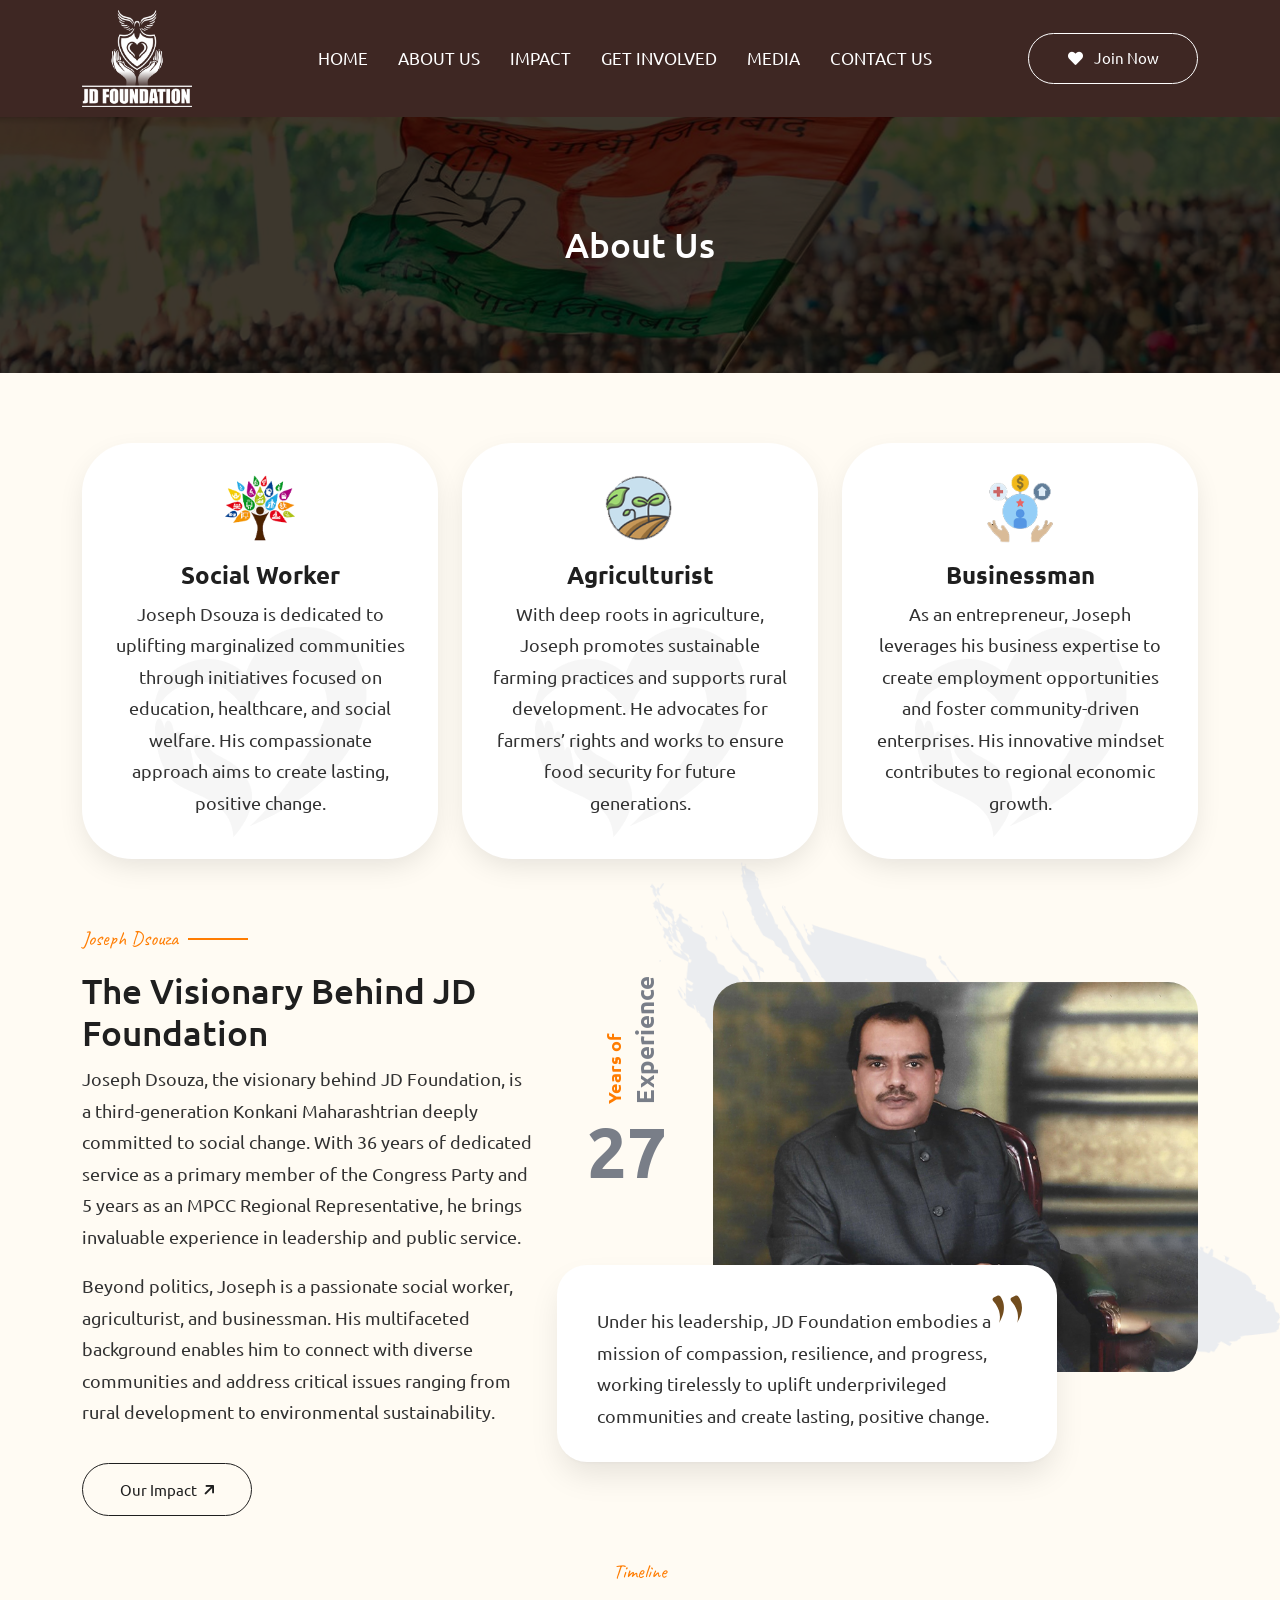
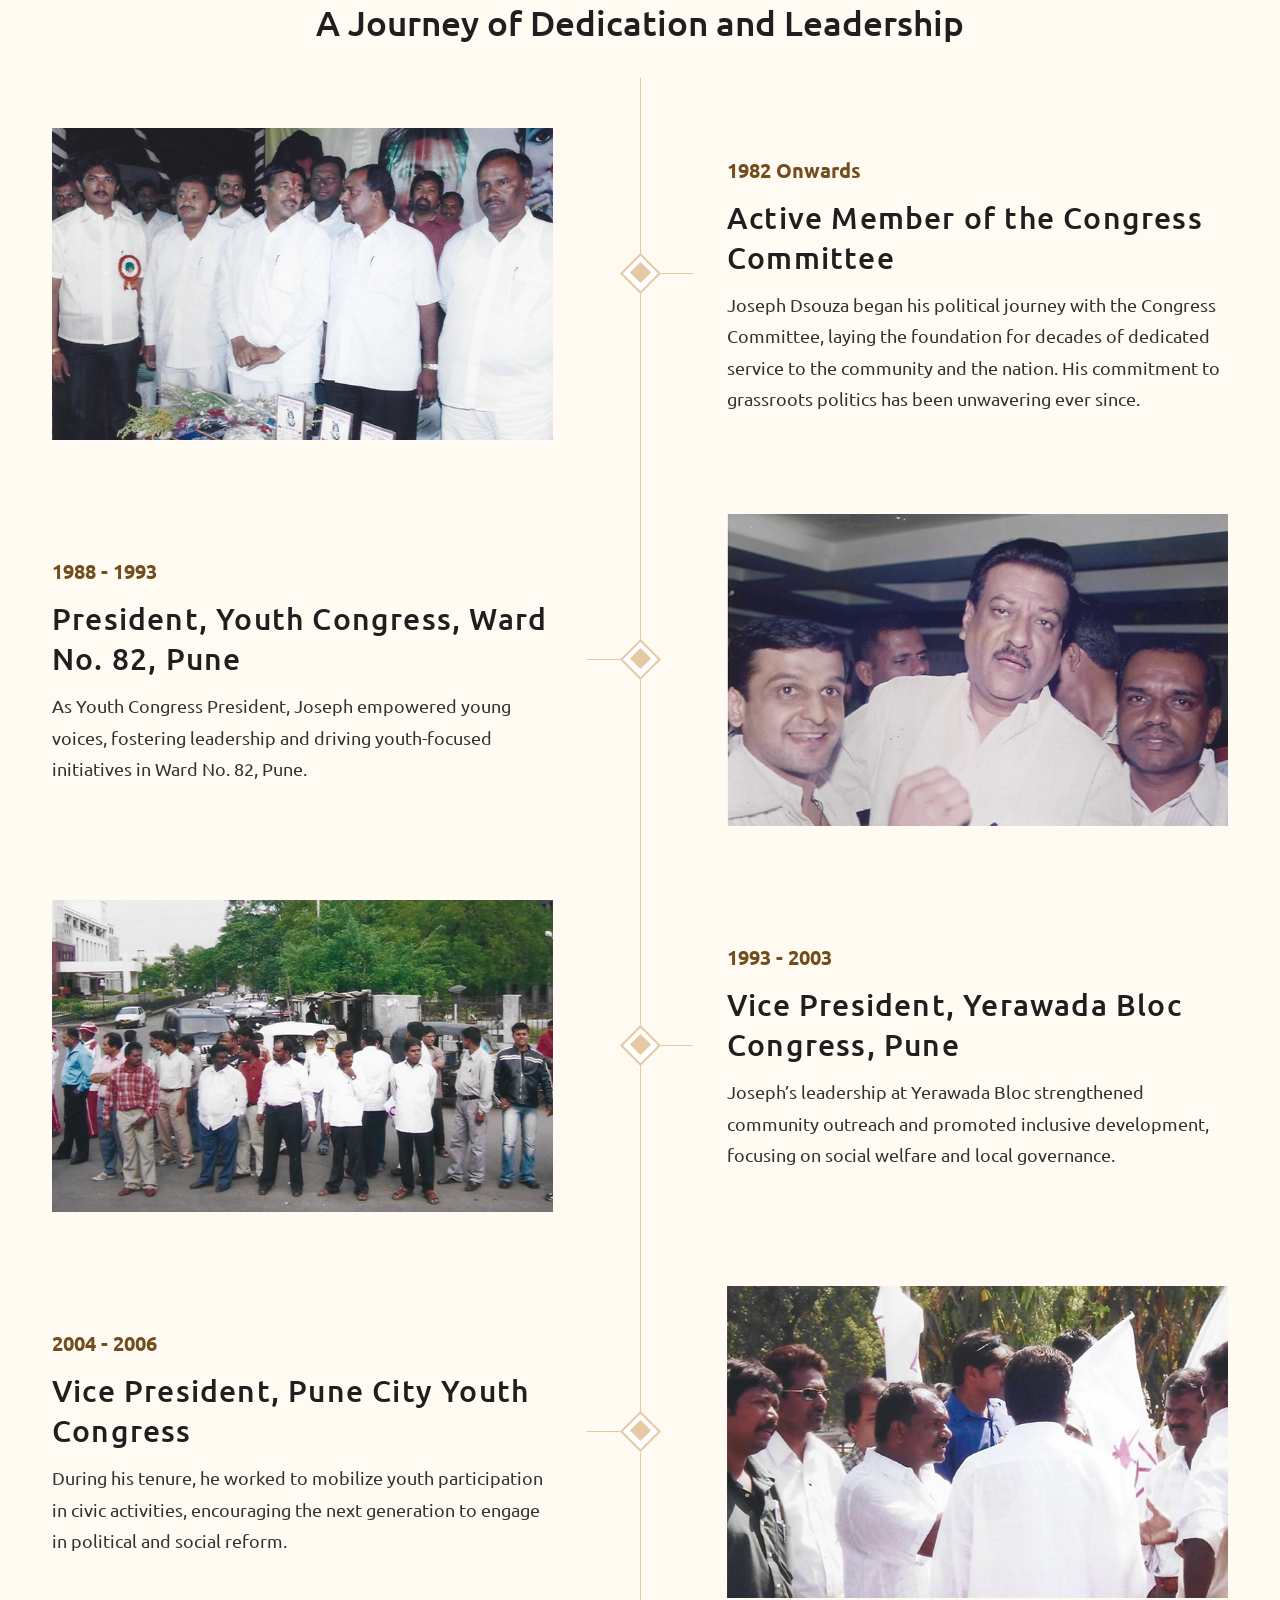
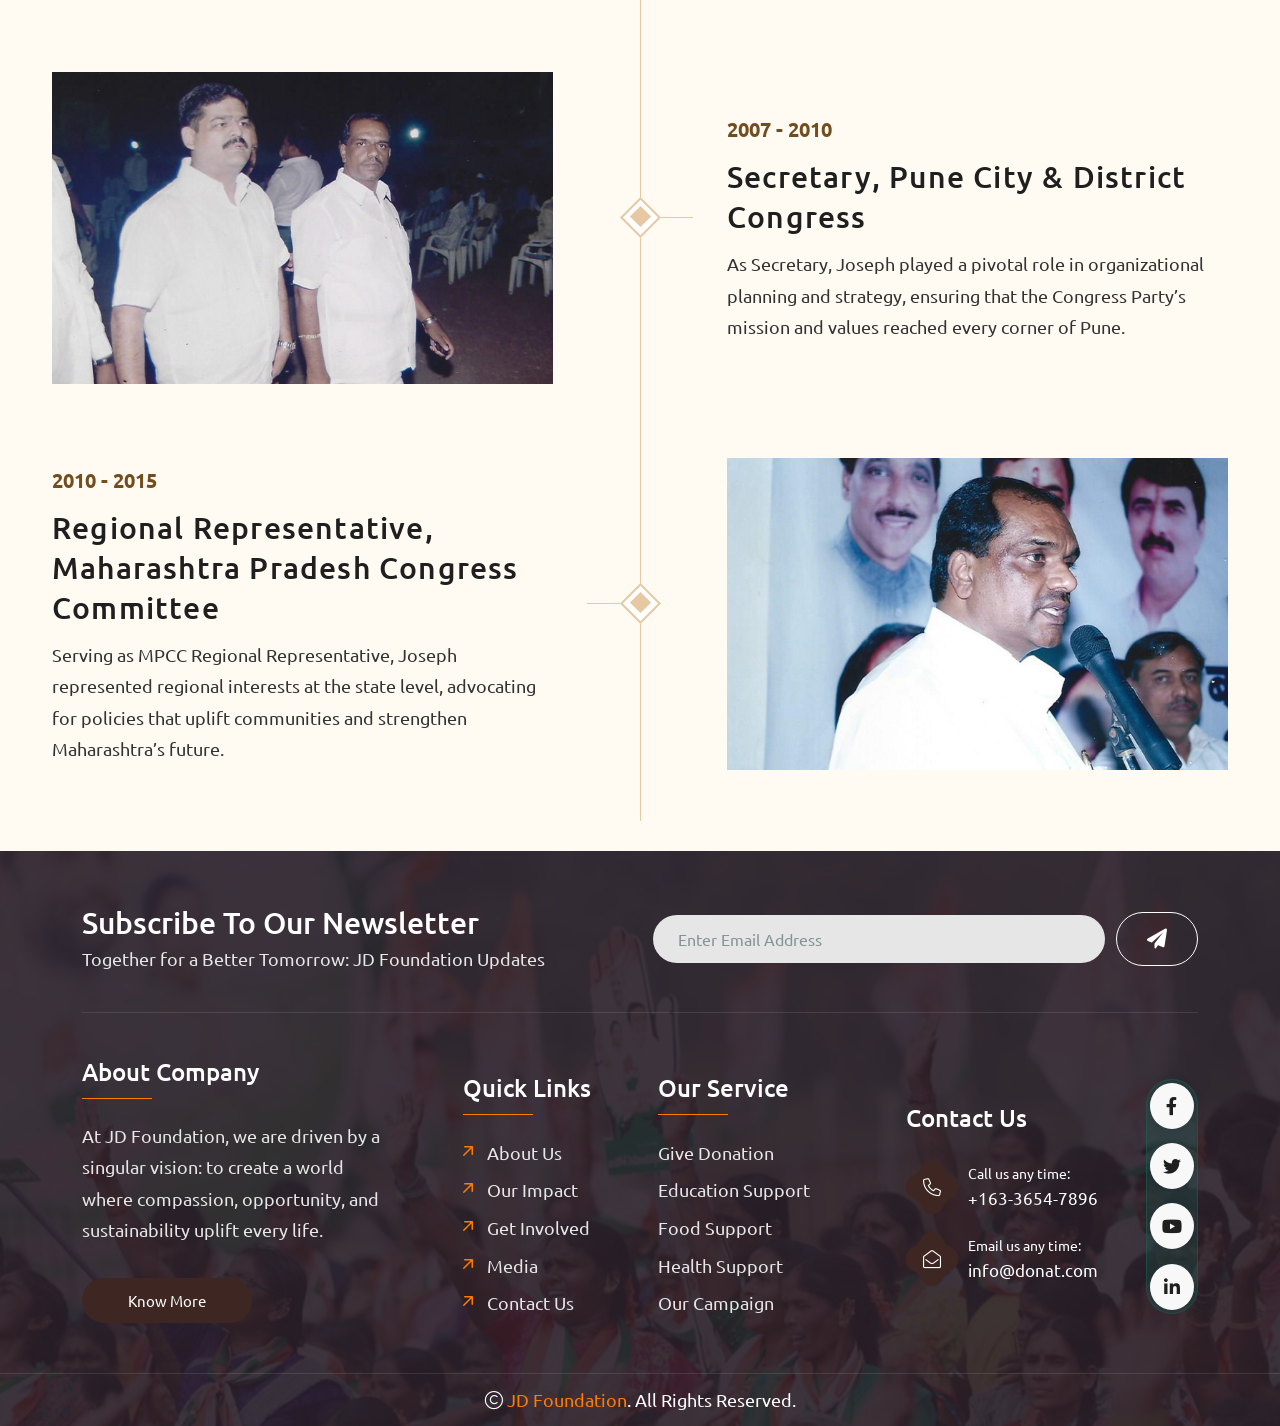
<file: about.html>
<!doctype html>
<html class="no-js" lang="zxx" dir="ltr">



<head>
    <meta name="google-site-verification" content="dNfcbdU3iuW1TZr_tULfPBhedZXTpeeLoDKEJ6lap-I" />
    <meta charset="utf-8">
    <meta http-equiv="X-UA-Compatible" content="IE=edge,chrome=1" />
    <meta name="format-detection" content="telephone=no" />
    <meta http-equiv='cache-control' content='no-cache' />
    <meta http-equiv='expires' content='0' />
    <meta http-equiv='pragma' content='no-cache' />

    <meta name="viewport" content="width=device-width, initial-scale=1" />

    <!--Page Specific Metadata-->
    <title>JD Foundation </title>
    <meta name="referrer" content="no-referrer-when-downgrade" />
    <meta name="description" content="" />
    <meta name="keywords" content="" />
    <meta name="robots" content="all" />
    <meta name="googlebot" content="index, follow, max-snippet:-1, max-image-preview:large, max-video-preview:-1" />
    <meta name="bingbot" content="index, follow, max-snippet:-1, max-image-preview:large, max-video-preview:-1" />
    <meta property="article:published_time" content="" />
    <meta property="article:modified_time" content=" " />
    <link rel="canonical" href="#" />

    <!--Open Graph Metadata-->
    <meta property="og:type" content="website" />
    <meta property="og:title" content="" />
    <meta property="og:description" content="" />
    <meta property="og:image" content="" />
    <meta property="og:site_name" content="" />
    <meta property="og:url" content="" />
    <meta property="article:publisher" content="" />
    <meta property="article:published_time" content="" />

    <!--Twitter Card Metadata-->
    <meta name="twitter:card" content="summary_large_image" />
    <meta name="twitter:url" content="" />
    <meta name="twitter:title" content="" />
    <meta name="twitter:description" content="" />
    <meta name="twitter:image:src" content="https://#" />
    <meta name="twitter:site" content="@#" />
    <meta name="twitter:creator" content="@#">

    <!-- Favicons - Place favicon.ico in the root directory -->
    <link rel="apple-touch-icon" href="assets/img/favicon.png" />
    <link rel="shortcut icon" href="assets/img/favicon.png" type="img/png" />

    <!--==============================
	  Google Fonts
	============================== -->
    <link rel="preconnect" href="https://fonts.googleapis.com/">
    <link rel="preconnect" href="https://fonts.gstatic.com/" crossorigin>
    <link
        href="https://fonts.googleapis.com/css2?family=Caveat:wght@400..700&amp;family=Nunito+Sans:ital,opsz,wght@0,6..12,200..1000;1,6..12,200..1000&amp;family=Nunito:ital,wght@0,200..1000;1,200..1000&amp;display=swap"
        rel="stylesheet">

    <!--==============================
	    All CSS File
	============================== -->
    <!-- Bootstrap -->
    <link rel="stylesheet" href="assets/css/bootstrap.min.css">
    <!-- Fontawesome Icon -->
    <link rel="stylesheet" href="assets/css/fontawesome.min.css">
    <!-- Magnific Popup -->
    <link rel="stylesheet" href="assets/css/magnific-popup.min.css">
    <!-- Swiper Js -->
    <link rel="stylesheet" href="assets/css/swiper-bundle.min.css">
    <!-- Theme Custom CSS -->
    <link rel="stylesheet" href="assets/css/style.css">

</head>

<body data-bg-src="assets/img/bg/conbg.png">

    <!--[if lte IE 9]>
    	<p class="browserupgrade">You are using an <strong>outdated</strong> browser. Please <a href="https://browsehappy.com/">upgrade your browser</a> to improve your experience and security.</p>
  	<![endif]-->


    <!--********************************
   		Code Start From Here 
	******************************** -->

    <!--==============================
     Preloader
  ==============================-->

    <div class="sidemenu-wrapper sidemenu-cart ">
        <div class="sidemenu-content">
            <button class="closeButton sideMenuCls"><i class="far fa-times"></i></button>
            <div class="widget woocommerce widget_shopping_cart">
                <h3 class="widget_title">Shopping cart</h3>
                <div class="widget_shopping_cart_content">
                    <ul class="woocommerce-mini-cart cart_list product_list_widget ">
                        <li class="woocommerce-mini-cart-item mini_cart_item">
                            <a href="#" class="remove remove_from_cart_button"><i class="far fa-times"></i></a>
                            <a href="#"><img src="assets/img/product/product_thumb_1_1.png" alt="Cart Image">Books</a>
                            <span class="quantity">1 ×
                                <span class="woocommerce-Price-amount amount">
                                    <span class="woocommerce-Price-currencySymbol">$</span>940.00</span>
                            </span>
                        </li>
                        <li class="woocommerce-mini-cart-item mini_cart_item">
                            <a href="#" class="remove remove_from_cart_button"><i class="far fa-times"></i></a>
                            <a href="#"><img src="assets/img/product/product_thumb_1_2.png"
                                    alt="Cart Image">Medicine</a>
                            <span class="quantity">1 ×
                                <span class="woocommerce-Price-amount amount">
                                    <span class="woocommerce-Price-currencySymbol">$</span>899.00</span>
                            </span>
                        </li>
                        <li class="woocommerce-mini-cart-item mini_cart_item">
                            <a href="#" class="remove remove_from_cart_button"><i class="far fa-times"></i></a>
                            <a href="#"><img src="assets/img/product/product_thumb_1_3.png" alt="Cart Image">Dress</a>
                            <span class="quantity">1 ×
                                <span class="woocommerce-Price-amount amount">
                                    <span class="woocommerce-Price-currencySymbol">$</span>756.00</span>
                            </span>
                        </li>
                        <li class="woocommerce-mini-cart-item mini_cart_item">
                            <a href="#" class="remove remove_from_cart_button"><i class="far fa-times"></i></a>
                            <a href="#"><img src="assets/img/product/product_thumb_1_4.png" alt="Cart Image">Chair</a>
                            <span class="quantity">1 ×
                                <span class="woocommerce-Price-amount amount">
                                    <span class="woocommerce-Price-currencySymbol">$</span>723.00</span>
                            </span>
                        </li>
                        <li class="woocommerce-mini-cart-item mini_cart_item">
                            <a href="#" class="remove remove_from_cart_button"><i class="far fa-times"></i></a>
                            <a href="#"><img src="assets/img/product/product_thumb_1_5.png" alt="Cart Image">Cloths</a>
                            <span class="quantity">1 ×
                                <span class="woocommerce-Price-amount amount">
                                    <span class="woocommerce-Price-currencySymbol">$</span>1080.00</span>
                            </span>
                        </li>
                    </ul>
                    <p class="woocommerce-mini-cart__total total">
                        <strong>Subtotal:</strong>
                        <span class="woocommerce-Price-amount amount">
                            <span class="woocommerce-Price-currencySymbol">$</span>4398.00</span>
                    </p>
                    <p class="woocommerce-mini-cart__buttons buttons">
                        <a href="cart.html" class="th-btn wc-forward">View cart</a>
                        <a href="checkout.html" class="th-btn checkout wc-forward">Checkout</a>
                    </p>
                </div>
            </div>
        </div>
    </div>
    <div class="popup-search-box d-none d-lg-block">
        <button class="searchClose"><i class="far fa-times"></i></button>
        <form action="#">
            <input type="text" placeholder="What are you looking for?">
            <button type="submit"><i class="fal fa-search"></i></button>
        </form>
    </div><!--==============================
    Mobile Menu
  ============================== -->
    <div class="th-menu-wrapper">
        <div class="th-menu-area">
            <button class="th-menu-toggle"><i class="fal fa-times"></i></button>
            <div class="mobile-logo">
                <a href="index.html"><img src="assets/img/logo.png" alt="Donat"></a>
            </div>
            <div class="th-mobile-menu">
                <ul>
                    <li>
                        <a href="index.html">Home</a>

                    </li>
                    <li><a href="about.html">About Us</a></li>
                    <li>
                        <a href="impact.html">Impact</a>

                    </li>
                    <li>
                        <a href="get-involved.html">Get Involved</a>

                    </li>
                    <li>
                        <a href="media.html">Media</a>

                    </li>

                    <li>
                        <a href="contact.html">Contact Us</a>
                    </li>
                </ul>
            </div>
        </div>
    </div>
    <div class="color-scheme-wrap active">
        <button class="switchIcon"><i class="fa-solid fa-palette"></i></button>
        <h3 class="color-scheme-wrap-title text-center">Color Switcher</h3>
        <h4 class="color-scheme-wrap-subtitle text-center">Theme Color</h4>
        <div class="color-switch-btns">
            <button data-color="#3E2723"><i class="fa-solid fa-droplet"></i></button>
            <button data-color="#f34e3a"><i class="fa-solid fa-droplet"></i></button>
            <button data-color="#FF4857"><i class="fa-solid fa-droplet"></i></button>
            <button data-color="#3843C1"><i class="fa-solid fa-droplet"></i></button>
            <button data-color="#FF7E02"><i class="fa-solid fa-droplet"></i></button>
        </div>
        <h4 class="color-scheme-wrap-subtitle mt-20 text-center">Secondary Color</h4>
        <div class="secondary-color-switch-btns">
            <button data-secondary-color="#ff7c00"><i class="fa-solid fa-droplet"></i></button>
            <button data-secondary-color="#F41E1E"><i class="fa-solid fa-droplet"></i></button>
            <button data-secondary-color="#f34e3a"><i class="fa-solid fa-droplet"></i></button>
            <button data-secondary-color="#FF4857"><i class="fa-solid fa-droplet"></i></button>
            <button data-secondary-color="#3843C1"><i class="fa-solid fa-droplet"></i></button>
        </div>
    </div><!--==============================
Header Area
==============================-->
    <header class="th-header header-layout2">
        <div class="sticky-wrapper">
            <!-- Main Menu Area -->
            <div class="container">
                <div class="menu-area">
                    <div class="header-logo">
                        <a href="index.html"><img src="assets/img/logo.png" alt="Donat"></a>
                    </div>
                    <div class="menu-area-wrap">
                        <nav class="main-menu d-none d-lg-block">
                            <ul>
                                <li>
                                    <a href="index.html">Home</a>
            
                                </li>
                                <li><a href="about.html">About Us</a></li>
                                <li>
                                    <a href="impact.html">Impact</a>
            
                                </li>
                                <li>
                                    <a href="get-involved.html">Get Involved</a>
            
                                </li>
                                <li>
                                    <a href="media.html">Media</a>
            
                                </li>
            
                                <li>
                                    <a href="contact.html">Contact Us</a>
                                </li>
                            </ul>
                        </nav>

                    </div>
                    <div class="header-button">

                        <a href="contact.html" class="th-btn style3 d-xl-block d-none"><i class="fas fa-heart me-2"></i>
                            Join Now</a>
                        <button type="button" class="icon-btn th-menu-toggle d-lg-none"><i
                                class="far fa-bars"></i></button>
                    </div>
                </div>
            </div>
        </div>
    </header>



    <!--==============================
    Breadcumb
============================== -->
    <div class="breadcumb-wrapper " data-bg-src="assets/img/breadcrumb.jpg" data-overlay="theme">
        <div class="container">
            <div class="breadcumb-content">
                <h1 class="breadcumb-title">About Us</h1>
                <ul class="breadcumb-menu">
                    <li><a href="index.html">Home</a></li>
                    <li>About Us</li>
                </ul>
            </div>
        </div>
    </div><!--==============================
Feature Area  
==============================-->
    <section class="space-top">
        <div class="container">
            <div class="row gy-4 justify-content-center">
                <div class="col-lg-4 col-md-6">
                    <div class="feature-card">
                        <div class="feature-card-bg-shape">
                            <img src="assets/img/shape/feature-card-bg-shape1-1.png" alt="img">
                        </div>
                        <div class="box-icon">
                            <img src="assets/img/icon/social-worker.png" alt="icon">
                        </div>
                        <h3 class="box-title">Social Worker</h3>
                        <p class="box-text">Joseph Dsouza is dedicated to uplifting marginalized communities through
                            initiatives focused on education, healthcare, and social welfare. His compassionate approach
                            aims to create lasting, positive change.

                        </p>

                    </div>
                </div>
                <div class="col-lg-4 col-md-6">
                    <div class="feature-card">
                        <div class="feature-card-bg-shape">
                            <img src="assets/img/shape/feature-card-bg-shape1-1.png" alt="img">
                        </div>
                        <div class="box-icon">
                            <img src="assets/img/icon/agriculturist.png" alt="icon">
                        </div>
                        <h3 class="box-title">Agriculturist</h3>
                        <p class="box-text">With deep roots in agriculture, Joseph promotes sustainable farming
                            practices and supports rural development. He advocates for farmers’ rights and works to
                            ensure food security for future generations.</p>

                    </div>
                </div>
                <div class="col-lg-4 col-md-6">
                    <div class="feature-card">
                        <div class="feature-card-bg-shape">
                            <img src="assets/img/shape/feature-card-bg-shape1-1.png" alt="img">
                        </div>
                        <div class="box-icon">
                            <img src="assets/img/icon/business.png" alt="icon">
                        </div>
                        <h3 class="box-title">Businessman</h3>
                        <p class="box-text">As an entrepreneur, Joseph leverages his business expertise to create
                            employment opportunities and foster community-driven enterprises. His innovative mindset
                            contributes to regional economic growth.</p>

                    </div>
                </div>

            </div>
        </div>
    </section> <!--==============================
About Area  
==============================-->


    <div class="story-area-1 overflow-hidden space pb-3">
        <div class="container">
            <div class="row gy-40 gx-80 justify-content-between flex-row-reverse align-items-center">
                <div class="col-xl-7">
                    <div class="story-img-box1">
                        <div class="img1">
                            <img src="assets/img/about-img.jpg" alt="img">
                        </div>
                        <div class="story-shape1-1 jump-reverse">
                            <img src="assets/img/shape/story_shape1_1.png" alt="img">
                        </div>
                        <div class="story-card movingX">
                            
                        
                                <p class="box-text"> Under his leadership, JD Foundation embodies a mission of compassion, resilience, and
                                    progress, working tirelessly to uplift underprivileged communities and create lasting,
                                    positive change. </p>
                            <div class="quote-icon" data-mask-src="assets/img/icon/quote.svg"></div>
                        </div>
                        <div class="year-counter">
                            <p class="year-counter_text">Years of <span>Experience</span></p>
                            <div class="year-counter_number"><span class="counter-number">36</span></div>
                        </div>
                    </div>
                </div>
                <div class="col-xl-5">
                    <div class="story-wrap1">
                        <div class="title-area mb-0">
                            <span class="sub-title before-none">Joseph Dsouza</span>
                            <h2 class="sec-title">The Visionary Behind JD Foundation</h2>
                            <p class="mt-3"> Joseph Dsouza, the visionary behind JD Foundation, is a third-generation Konkani
                                Maharashtrian deeply committed to social change. With 36 years of dedicated service as a
                                primary member of the Congress Party and 5 years as an MPCC Regional Representative, he
                                brings invaluable experience in leadership and public service. </p>

                            <p> Beyond politics, Joseph is a passionate social worker, agriculturist, and businessman.
                                His
                                multifaceted background enables him to connect with diverse communities and address
                                critical
                                issues ranging from rural development to environmental sustainability. </p>

                            
                            <div class="btn-wrap mt-35">
                                <a href="impact.html" class="th-btn style-border">Our Impact <i
                                        class="fas fa-arrow-up-right ms-2"></i></a>
                            </div>
                        </div>
                    </div>
                </div>

            </div>
        </div>
    </div>


    <section class="history">

        <div class="title-area text-center">
            <span class="sub-title after-none before-none">Timeline</span>
            <h2 class="sec-title">A Journey of Dedication and Leadership</h2>
        </div>
        <div class="container">
            <div class="row">
                <div class="col-12">
                    <div class="history-main">

                        <div class="history-box">
                            <div class="icon"></div>
                            <div class="img" data-aos-duration="1000" data-aos="fade-right"><img
                                    src="assets/img/history/active-member-congress.jpg" alt=""></div>
                            <div class="content">
                                <p class="time" data-aos-duration="1000" data-aos="fade-up">1982 Onwards</p>
                                <h4 data-aos-duration="1000" data-aos="fade-up">Active Member of the Congress Committee
                                </h4>
                                <p data-aos-duration="1000" data-aos="fade-up">Joseph Dsouza began his political journey
                                    with the Congress Committee, laying the foundation for decades of dedicated service
                                    to the community and the nation. His commitment to grassroots politics has been
                                    unwavering ever since. </p>
                            </div>

                        </div>

                        <div class="history-box s1">
                            <div class="icon"></div>
                            <div class="img" data-aos-duration="1000" data-aos="fade-left"><img
                                    src="assets/img/history/president-youth-congress.jpg" alt=""></div>
                            <div class="content">
                                <p class="time" data-aos-duration="1000" data-aos="fade-up">1988 - 1993</p>
                                <h4 data-aos-duration="1000" data-aos="fade-up">President, Youth Congress, Ward No. 82,
                                    Pune </h4>
                                <p data-aos-duration="1000" data-aos="fade-up">As Youth Congress President, Joseph
                                    empowered young voices, fostering leadership and driving youth-focused initiatives
                                    in Ward No. 82, Pune.</p>
                            </div>

                        </div>

                        <div class="history-box">
                            <div class="icon"></div>
                            <div class="img" data-aos-duration="1000" data-aos="fade-right"><img
                                    src="assets/img/history/vp-yerwada-bloc.jpg" alt=""></div>
                            <div class="content">
                                <p class="time" data-aos-duration="1000" data-aos="fade-up">1993 - 2003</p>
                                <h4 data-aos-duration="1000" data-aos="fade-up">Vice President, Yerawada Bloc Congress,
                                    Pune </h4>
                                <p data-aos-duration="1000" data-aos="fade-up">Joseph’s leadership at Yerawada Bloc
                                    strengthened community outreach and promoted inclusive development, focusing on
                                    social welfare and local governance.</p>
                            </div>

                        </div>

                        <div class="history-box s1">
                            <div class="icon"></div>
                            <div class="img" data-aos-duration="1000" data-aos="fade-left"><img
                                    src="assets/img/history/vp-youth-congress.jpg" alt=""></div>
                            <div class="content">
                                <p class="time" data-aos-duration="1000" data-aos="fade-up">2004 - 2006</p>
                                <h4 data-aos-duration="1000" data-aos="fade-up">Vice President, Pune City Youth Congress
                                </h4>
                                <p data-aos-duration="1000" data-aos="fade-up">During his tenure, he worked to mobilize
                                    youth participation in civic activities, encouraging the next generation to engage
                                    in political and social reform. </p>
                            </div>

                        </div>


                        <div class="history-box">
                            <div class="icon"></div>
                            <div class="img" data-aos-duration="1000" data-aos="fade-right"><img
                                    src="assets/img/history/secretary-pune.jpg" alt=""></div>
                            <div class="content">
                                <p class="time" data-aos-duration="1000" data-aos="fade-up">2007 - 2010</p>
                                <h4 data-aos-duration="1000" data-aos="fade-up">Secretary, Pune City & District Congress
                                </h4>
                                <p data-aos-duration="1000" data-aos="fade-up">As Secretary, Joseph played a pivotal
                                    role in organizational planning and strategy, ensuring that the Congress Party’s
                                    mission and values reached every corner of Pune.</p>
                            </div>

                        </div>

                        <div class="history-box s1">
                            <div class="icon"></div>
                            <div class="img" data-aos-duration="1000" data-aos="fade-left"><img
                                    src="assets/img/history/regional-representative.jpg" alt=""></div>
                            <div class="content">
                                <p class="time" data-aos-duration="1000" data-aos="fade-up">2010 - 2015</p>
                                <h4 data-aos-duration="1000" data-aos="fade-up">Regional Representative, Maharashtra
                                    Pradesh Congress Committee </h4>
                                <p data-aos-duration="1000" data-aos="fade-up">Serving as MPCC Regional Representative,
                                    Joseph represented regional interests at the state level, advocating for policies
                                    that uplift communities and strengthen Maharashtra’s future.</p>
                            </div>

                        </div>
                    </div>
                </div>
            </div>
        </div>
    </section>








    <!--==============================
	Footer Area
==============================-->
    <footer class="footer-wrapper footer-default" data-bg-src="assets/img/bg/footer-default-bg-mask.png">

        <div class="footer-bg-shape3 shape-mockup d-none" data-bottom="0" data-right="0">
            <img src="assets/img/shape/footer-bg-shape2.png" alt="img">
        </div>
        <div class="footer-top">
            <div class="container">
                <div class="subscribe-box">
                    <div class="row gy-40 align-items-center ">
                        <div class="col-xl-6">
                            <h4 class="subscribe-box_title">Subscribe to Our Newsletter</h4>
                            <p class="subscribe-box_text">Together for a Better Tomorrow: JD Foundation Updates</p>
                        </div>
                        <div class="col-xl-6 col-lg-8">
                            <form class="newsletter-form">
                                <div class="form-group">
                                    <input class="form-control" type="email" placeholder="Enter Email Address"
                                        required="">
                                </div>
                                <button type="submit" class="th-btn style3"><i class="fas fa-paper-plane"></i></button>
                            </form>
                        </div>
                    </div>
                </div>
            </div>
        </div>
        <div class="widget-area">
            <div class="container">
                <div class="row justify-content-between">
                    <div class="col-md-6 col-xl-auto">
                        <div class="widget footer-widget">
                            <div class="th-widget-about">
                                <h3 class="widget_title">About Company </h3>
                                <p class="about-text"> At JD Foundation, we are driven by a singular vision: to create a
                                    world where compassion, opportunity, and sustainability uplift every life.</p>
                                <a href="about.html" class="th-btn"> Know More</a>
                            </div>
                        </div>
                    </div>
                    <div class="col-sm-6 col-xl-auto  mt-3">
                        <div class="widget widget_nav_menu footer-widget">
                            <h3 class="widget_title">Quick Links</h3>
                            <div class="menu-all-pages-container">
                                <ul class="menu">
                                        <li><a href="about.html">About Us</a></li>
                                        <li><a href="impact.html">Our Impact</a></li>
                                        <li><a href="get-involved.html">Get Involved</a></li>
                                        <li><a href="media.html">Media</a></li>
                                        <li><a href="contact.html">Contact Us</a></li>
                                    </ul>
                            </div>
                        </div>
                    </div>
                    <div class="col-sm-6 col-xl-auto mt-3">
                        <div class="widget widget_nav_menu footer-widget">
                            <h3 class="widget_title">Our Service</h3>
                            <div class="menu-all-pages-container">
                                <ul class="menu servicemenu">
                                    <li><a href="donate-now.html">Give Donation</a></li>
                                    <li><a href="faq.html">Education Support</a></li>
                                    <li><a href="faq.html">Food Support</a></li>
                                    <li><a href="faq.html">Health Support</a></li>
                                    <li><a href="gallery.html">Our Campaign </a></li>
                                </ul>
                            </div>
                        </div>
                    </div>
                    <div class="col-md-6 col-xl-auto mt-3">
                        <div class="widget footer-widget">
                            <div class="th-widget-contact">
                                <h3 class="widget_title">Contact Us</h3>
                                <div class="info-card">
                                    <div class="box-icon">
                                        <i class="fal fa-phone"></i>
                                        <div class="bg-shape1"
                                            data-mask-src="assets/img/shape/info_card_icon_bg_shape_1_1.png"></div>
                                        <div class="bg-shape2"
                                            data-mask-src="assets/img/shape/info_card_icon_bg_shape_1_1.png"></div>
                                    </div>
                                    <div class="box-content">
                                        <p class="box-text">Call us any time:</p>
                                        <h4 class="box-title"><a href="tel:16336547896">+163-3654-7896</a></h4>
                                    </div>
                                </div>
                                <div class="info-card">
                                    <div class="box-icon">
                                        <i class="fal fa-envelope-open"></i>
                                        <div class="bg-shape1"
                                            data-mask-src="assets/img/shape/info_card_icon_bg_shape_1_1.png"></div>
                                        <div class="bg-shape2"
                                            data-mask-src="assets/img/shape/info_card_icon_bg_shape_1_1.png"></div>
                                    </div>
                                    <div class="box-content">
                                        <p class="box-text">Email us any time:</p>
                                        <h4 class="box-title"><a href="mailto:info@donat.com">info@donat.com</a></h4>
                                    </div>
                                </div>
                                <div class="th-social style2">
                                    <a href="https://www.facebook.com/"><i class="fab fa-facebook-f"></i></a>
                                    <a href="https://www.twitter.com/"><i class="fab fa-twitter"></i></a>
                                    <a href="https://www.youtube.com/"><i class="fab fa-youtube"></i></a>
                                    <a href="https://www.linkedin.com/"><i class="fab fa-linkedin-in"></i></a>
                                </div>
                            </div>
                        </div>
                    </div>
                </div>
            </div>
        </div>
        <div class="copyright-wrap">
            <div class="container">
                <div class="row justify-content-center gy-3 align-items-center">
                    <div class="col-lg-12">
                        <p class="copyright-text text-center">
                            <i class="fal fa-copyright"></i> <a href="index.html">JD Foundation</a>. All Rights
                            Reserved.
                        </p>
                    </div>
                </div>
            </div>
        </div>
    </footer>

    <!--********************************
			Code End  Here 
	******************************** -->

    <!-- Scroll To Top -->
    <div class="scroll-top">
        <svg class="progress-circle svg-content" width="100%" height="100%" viewBox="-1 -1 102 102">
            <path d="M50,1 a49,49 0 0,1 0,98 a49,49 0 0,1 0,-98"
                style="transition: stroke-dashoffset 10ms linear 0s; stroke-dasharray: 307.919, 307.919; stroke-dashoffset: 307.919;">
            </path>
        </svg>
    </div>

    <!--==============================
    All Js File
============================== -->
    <!-- Jquery -->
    <script src="assets/js/vendor/jquery-3.7.1.min.js"></script>
    <!-- Swiper Js -->
    <script src="assets/js/swiper-bundle.min.js"></script>
    <!-- Bootstrap -->
    <script src="assets/js/bootstrap.min.js"></script>
    <!-- Magnific Popup -->
    <script src="assets/js/jquery.magnific-popup.min.js"></script>
    <!-- Counter Up -->
    <script src="assets/js/jquery.counterup.min.js"></script>
    <!-- Range Slider -->
    <script src="assets/js/jquery-ui.min.js"></script>
    <!-- Isotope Filter -->
    <script src="assets/js/imagesloaded.pkgd.min.js"></script>
    <script src="assets/js/isotope.pkgd.min.js"></script>

    <!-- Main Js File -->
    <script src="assets/js/main.js"></script>
</body>



</html>
</file>
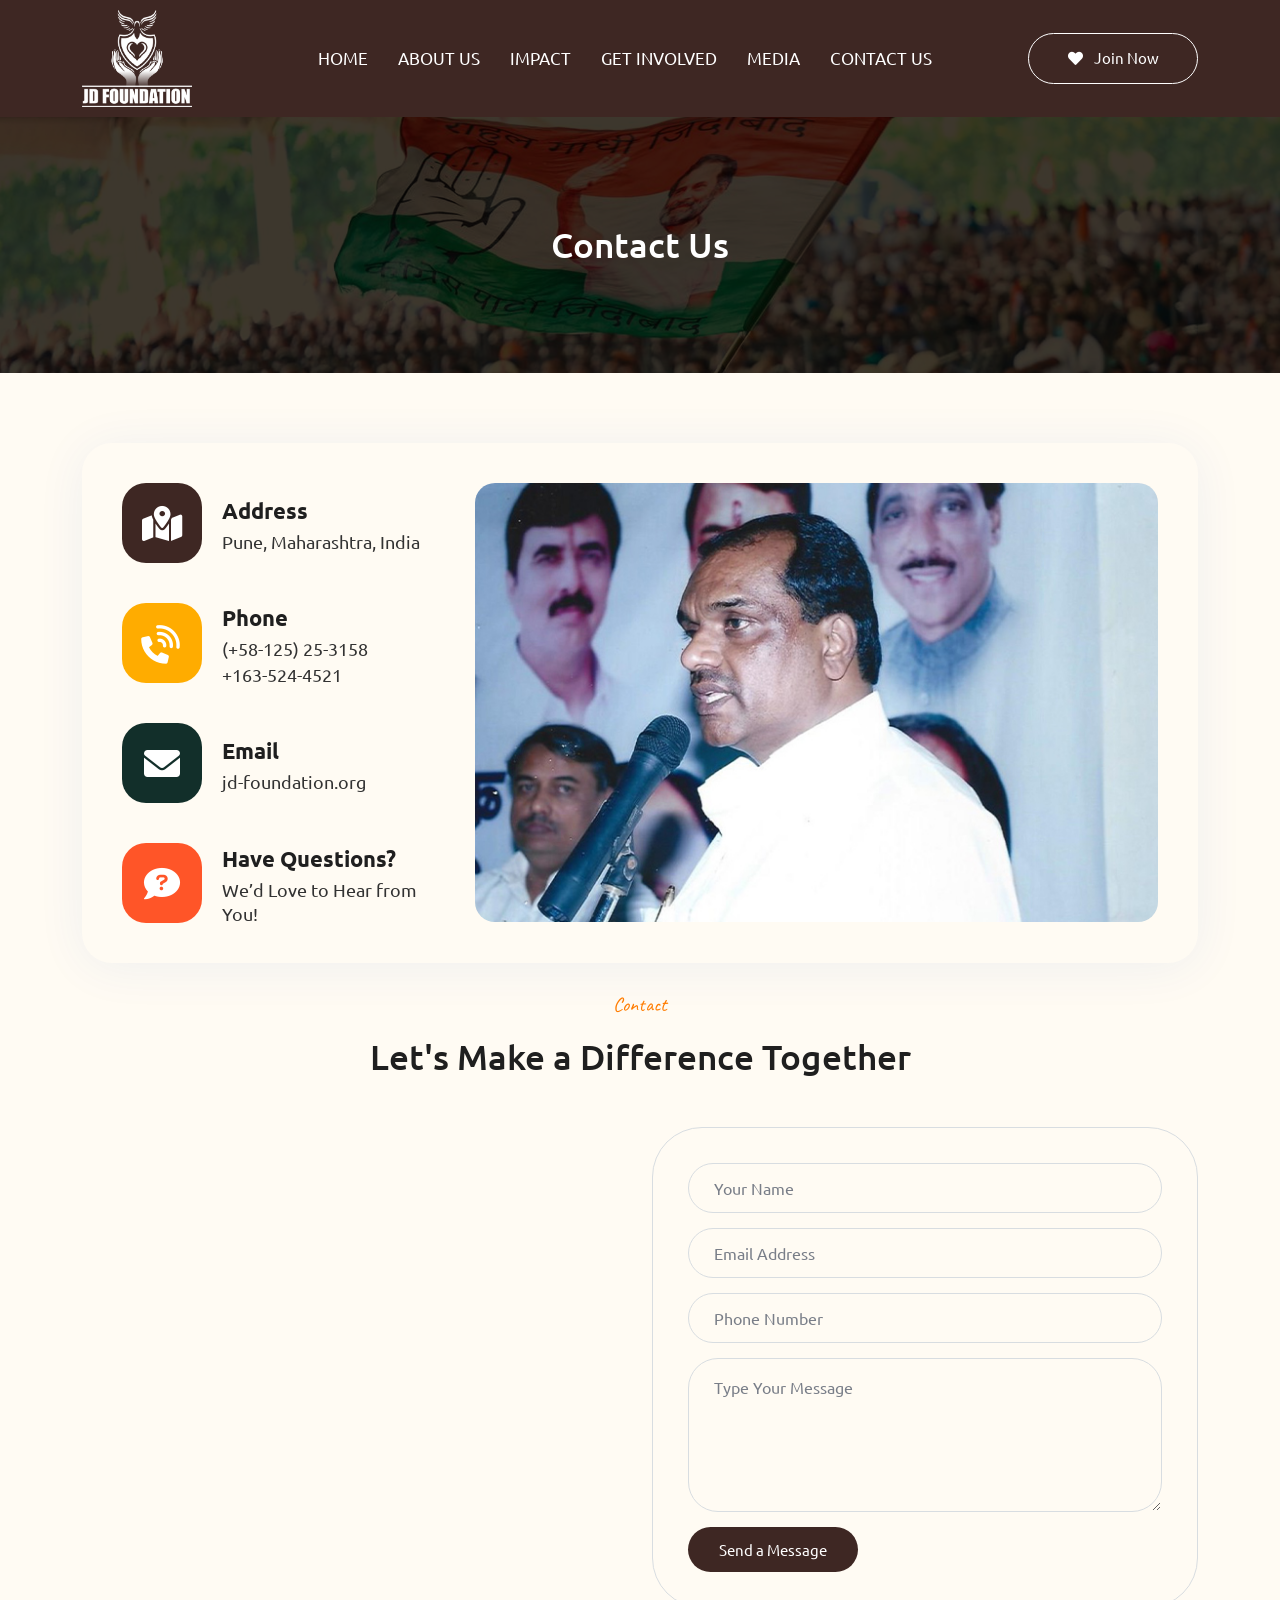
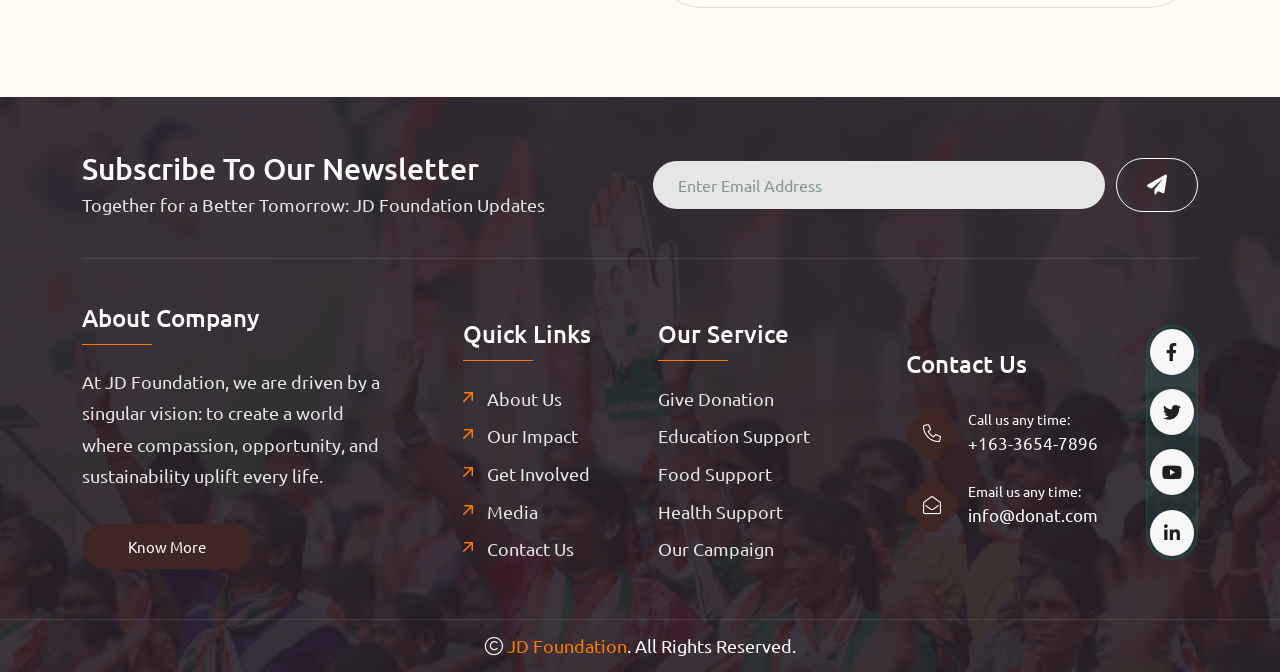
<file: contact.html>
<!doctype html>
<html class="no-js" lang="zxx" dir="ltr">



<head>
    <meta name="google-site-verification" content="dNfcbdU3iuW1TZr_tULfPBhedZXTpeeLoDKEJ6lap-I" />
    <meta charset="utf-8">
    <meta http-equiv="X-UA-Compatible" content="IE=edge,chrome=1" />
    <meta name="format-detection" content="telephone=no" />
    <meta http-equiv='cache-control' content='no-cache' />
    <meta http-equiv='expires' content='0' />
    <meta http-equiv='pragma' content='no-cache' />

    <meta name="viewport" content="width=device-width, initial-scale=1" />

    <!--Page Specific Metadata-->
    <title>JD Foundation </title>
    <meta name="referrer" content="no-referrer-when-downgrade" />
    <meta name="description" content="" />
    <meta name="keywords" content="" />
    <meta name="robots" content="all" />
    <meta name="googlebot" content="index, follow, max-snippet:-1, max-image-preview:large, max-video-preview:-1" />
    <meta name="bingbot" content="index, follow, max-snippet:-1, max-image-preview:large, max-video-preview:-1" />
    <meta property="article:published_time" content="" />
    <meta property="article:modified_time" content=" " />
    <link rel="canonical" href="#" />

    <!--Open Graph Metadata-->
    <meta property="og:type" content="website" />
    <meta property="og:title" content="" />
    <meta property="og:description" content="" />
    <meta property="og:image" content="" />
    <meta property="og:site_name" content="" />
    <meta property="og:url" content="" />
    <meta property="article:publisher" content="" />
    <meta property="article:published_time" content="" />

    <!--Twitter Card Metadata-->
    <meta name="twitter:card" content="summary_large_image" />
    <meta name="twitter:url" content="" />
    <meta name="twitter:title" content="" />
    <meta name="twitter:description" content="" />
    <meta name="twitter:image:src" content="https://#" />
    <meta name="twitter:site" content="@#" />
    <meta name="twitter:creator" content="@#">

    <!-- Favicons - Place favicon.ico in the root directory -->
    <link rel="apple-touch-icon" href="assets/img/favicon.png" />
    <link rel="shortcut icon" href="assets/img/favicon.png" type="img/png" />

    <!--==============================
	  Google Fonts
	============================== -->
    <link rel="preconnect" href="https://fonts.googleapis.com/">
    <link rel="preconnect" href="https://fonts.gstatic.com/" crossorigin>
    <link
        href="https://fonts.googleapis.com/css2?family=Caveat:wght@400..700&amp;family=Nunito+Sans:ital,opsz,wght@0,6..12,200..1000;1,6..12,200..1000&amp;family=Nunito:ital,wght@0,200..1000;1,200..1000&amp;display=swap"
        rel="stylesheet">

    <!--==============================
	    All CSS File
	============================== -->
    <!-- Bootstrap -->
    <link rel="stylesheet" href="assets/css/bootstrap.min.css">
    <!-- Fontawesome Icon -->
    <link rel="stylesheet" href="assets/css/fontawesome.min.css">
    <!-- Magnific Popup -->
    <link rel="stylesheet" href="assets/css/magnific-popup.min.css">
    <!-- Swiper Js -->
    <link rel="stylesheet" href="assets/css/swiper-bundle.min.css">
    <!-- Theme Custom CSS -->
    <link rel="stylesheet" href="assets/css/style.css">

</head>

<body data-bg-src="assets/img/bg/conbg.png">

    <!--[if lte IE 9]>
    	<p class="browserupgrade">You are using an <strong>outdated</strong> browser. Please <a href="https://browsehappy.com/">upgrade your browser</a> to improve your experience and security.</p>
  	<![endif]-->


    <!--********************************
   		Code Start From Here 
	******************************** -->

    <!--==============================
     Preloader
  ==============================-->

    <div class="sidemenu-wrapper sidemenu-cart ">
        <div class="sidemenu-content">
            <button class="closeButton sideMenuCls"><i class="far fa-times"></i></button>
            <div class="widget woocommerce widget_shopping_cart">
                <h3 class="widget_title">Shopping cart</h3>
                <div class="widget_shopping_cart_content">
                    <ul class="woocommerce-mini-cart cart_list product_list_widget ">
                        <li class="woocommerce-mini-cart-item mini_cart_item">
                            <a href="#" class="remove remove_from_cart_button"><i class="far fa-times"></i></a>
                            <a href="#"><img src="assets/img/product/product_thumb_1_1.png" alt="Cart Image">Books</a>
                            <span class="quantity">1 ×
                                <span class="woocommerce-Price-amount amount">
                                    <span class="woocommerce-Price-currencySymbol">$</span>940.00</span>
                            </span>
                        </li>
                        <li class="woocommerce-mini-cart-item mini_cart_item">
                            <a href="#" class="remove remove_from_cart_button"><i class="far fa-times"></i></a>
                            <a href="#"><img src="assets/img/product/product_thumb_1_2.png"
                                    alt="Cart Image">Medicine</a>
                            <span class="quantity">1 ×
                                <span class="woocommerce-Price-amount amount">
                                    <span class="woocommerce-Price-currencySymbol">$</span>899.00</span>
                            </span>
                        </li>
                        <li class="woocommerce-mini-cart-item mini_cart_item">
                            <a href="#" class="remove remove_from_cart_button"><i class="far fa-times"></i></a>
                            <a href="#"><img src="assets/img/product/product_thumb_1_3.png" alt="Cart Image">Dress</a>
                            <span class="quantity">1 ×
                                <span class="woocommerce-Price-amount amount">
                                    <span class="woocommerce-Price-currencySymbol">$</span>756.00</span>
                            </span>
                        </li>
                        <li class="woocommerce-mini-cart-item mini_cart_item">
                            <a href="#" class="remove remove_from_cart_button"><i class="far fa-times"></i></a>
                            <a href="#"><img src="assets/img/product/product_thumb_1_4.png" alt="Cart Image">Chair</a>
                            <span class="quantity">1 ×
                                <span class="woocommerce-Price-amount amount">
                                    <span class="woocommerce-Price-currencySymbol">$</span>723.00</span>
                            </span>
                        </li>
                        <li class="woocommerce-mini-cart-item mini_cart_item">
                            <a href="#" class="remove remove_from_cart_button"><i class="far fa-times"></i></a>
                            <a href="#"><img src="assets/img/product/product_thumb_1_5.png" alt="Cart Image">Cloths</a>
                            <span class="quantity">1 ×
                                <span class="woocommerce-Price-amount amount">
                                    <span class="woocommerce-Price-currencySymbol">$</span>1080.00</span>
                            </span>
                        </li>
                    </ul>
                    <p class="woocommerce-mini-cart__total total">
                        <strong>Subtotal:</strong>
                        <span class="woocommerce-Price-amount amount">
                            <span class="woocommerce-Price-currencySymbol">$</span>4398.00</span>
                    </p>
                    <p class="woocommerce-mini-cart__buttons buttons">
                        <a href="cart.html" class="th-btn wc-forward">View cart</a>
                        <a href="checkout.html" class="th-btn checkout wc-forward">Checkout</a>
                    </p>
                </div>
            </div>
        </div>
    </div>
    <div class="popup-search-box d-none d-lg-block">
        <button class="searchClose"><i class="far fa-times"></i></button>
        <form action="#">
            <input type="text" placeholder="What are you looking for?">
            <button type="submit"><i class="fal fa-search"></i></button>
        </form>
    </div><!--==============================
    Mobile Menu
  ============================== -->
    <div class="th-menu-wrapper">
        <div class="th-menu-area">
            <button class="th-menu-toggle"><i class="fal fa-times"></i></button>
            <div class="mobile-logo">
                <a href="index.html"><img src="assets/img/logo.png" alt="Donat"></a>
            </div>
            <div class="th-mobile-menu">
                <ul>
                    <li>
                        <a href="index.html">Home</a>

                    </li>
                    <li><a href="about.html">About Us</a></li>
                    <li>
                        <a href="impact.html">Impact</a>

                    </li>
                    <li>
                        <a href="get-involved.html">Get Involved</a>

                    </li>
                    <li>
                        <a href="media.html">Media</a>

                    </li>

                    <li>
                        <a href="contact.html">Contact Us</a>
                    </li>
                </ul>
            </div>
        </div>
    </div>
    <div class="color-scheme-wrap active">
        <button class="switchIcon"><i class="fa-solid fa-palette"></i></button>
        <h3 class="color-scheme-wrap-title text-center">Color Switcher</h3>
        <h4 class="color-scheme-wrap-subtitle text-center">Theme Color</h4>
        <div class="color-switch-btns">
            <button data-color="#3E2723"><i class="fa-solid fa-droplet"></i></button>
            <button data-color="#f34e3a"><i class="fa-solid fa-droplet"></i></button>
            <button data-color="#FF4857"><i class="fa-solid fa-droplet"></i></button>
            <button data-color="#3843C1"><i class="fa-solid fa-droplet"></i></button>
            <button data-color="#FF7E02"><i class="fa-solid fa-droplet"></i></button>
        </div>
        <h4 class="color-scheme-wrap-subtitle mt-20 text-center">Secondary Color</h4>
        <div class="secondary-color-switch-btns">
            <button data-secondary-color="#ff7c00"><i class="fa-solid fa-droplet"></i></button>
            <button data-secondary-color="#F41E1E"><i class="fa-solid fa-droplet"></i></button>
            <button data-secondary-color="#f34e3a"><i class="fa-solid fa-droplet"></i></button>
            <button data-secondary-color="#FF4857"><i class="fa-solid fa-droplet"></i></button>
            <button data-secondary-color="#3843C1"><i class="fa-solid fa-droplet"></i></button>
        </div>
    </div><!--==============================
Header Area
==============================-->
    <header class="th-header header-layout2">
        <div class="sticky-wrapper">
            <!-- Main Menu Area -->
            <div class="container">
                <div class="menu-area">
                    <div class="header-logo">
                        <a href="index.html"><img src="assets/img/logo.png" alt="Donat"></a>
                    </div>
                    <div class="menu-area-wrap">
                        <nav class="main-menu d-none d-lg-block">
                            <ul>
                                <li>
                                    <a href="index.html">Home</a>
            
                                </li>
                                <li><a href="about.html">About Us</a></li>
                                <li>
                                    <a href="impact.html">Impact</a>
            
                                </li>
                                <li>
                                    <a href="get-involved.html">Get Involved</a>
            
                                </li>
                                <li>
                                    <a href="media.html">Media</a>
            
                                </li>
            
                                <li>
                                    <a href="contact.html">Contact Us</a>
                                </li>
                            </ul>
                        </nav>

                    </div>
                    <div class="header-button">

                        <a href="contact.html" class="th-btn style3 d-xl-block d-none"><i class="fas fa-heart me-2"></i>
                            Join Now</a>
                        <button type="button" class="icon-btn th-menu-toggle d-lg-none"><i
                                class="far fa-bars"></i></button>
                    </div>
                </div>
            </div>
        </div>
    </header>



    <!--==============================
    Breadcumb
============================== -->
    <div class="breadcumb-wrapper " data-bg-src="assets/img/breadcrumb.jpg" data-overlay="theme">
        <div class="container">
            <div class="breadcumb-content">
                <h1 class="breadcumb-title">Contact Us</h1>
                <ul class="breadcumb-menu">
                    <li><a href="index.html">Home</a></li>
                    <li>About Us</li>
                </ul>
            </div>
        </div>
    </div><!--==============================
Feature Area  
==============================-->
    <div class="space overflow-hidden contact-area-1 position-relative z-index-common">
        <div class="container">
            <div class="contact-wrap1">
                <div class="row gx-60 gy-40">
                    <div class="col-xl-4 col-lg-5">
                        <div class="contact-feature">
                            <div class="box-icon">
                                <i class="fas fa-map-location-dot"></i>
                            </div>
                            <div class="media-body">
                                <h3 class="box-title">Address</h3>
                                <p class="box-text">
                                    Pune, Maharashtra, India
                                </p>
                            </div>
                        </div>
                        <div class="contact-feature">
                            <div class="box-icon" data-theme-color="#FFAC00">
                                <i class="fas fa-phone-volume"></i>
                            </div>
                            <div class="media-body">
                                <h3 class="box-title">Phone</h3>
                                <p class="box-text"><a href="tel:16363599852">(+58-125) 25-3158</a></p>
                                <p class="box-text"><a href="tel:16363599852">+163-524-4521</a></p>
                            </div>
                        </div>
                        <div class="contact-feature">
                            <div class="box-icon" data-theme-color="#122F2A">
                                <i class="fas fa-envelope"></i>
                            </div>
                            <div class="media-body">
                                <h3 class="box-title">Email</h3>
                                <p class="box-text"><a href="mailto:jd-foundation.org">jd-foundation.org</a></p>

                            </div>
                        </div>
                        <div class="contact-feature" data-theme-color="#FF5528">
                            <div class="box-icon">
                                <i class="fas fa-comment-question"></i>
                            </div>
                            <div class="media-body">
                                <h3 class="box-title">Have Questions?</h3>
                                <p class="box-text">We’d Love to Hear from You!</p>
                            </div>
                        </div>
                    </div>
                    <div class="col-xl-8 col-lg-7">
                        <div class="contact-thumb1-1">
                            <img src="assets/img/contact.jpg" alt="img">
                        </div>
                       
                    </div>
                </div>
            </div>
            <div class="contact-page-form-wrap space-top pt-3">
                <div class="col-lg-12 mt-3 mb-5">
                    <div class="title-area text-center mb-3">
                        <span class="sub-title before-none after-none">Contact</span>
                        <h2 class="sec-title">Let's Make a Difference Together</h2>
                    </div>
                </div>
                <div class="row gy-40 justify-content-center rrow">
                    
                    <div class="col-lg-6">
                        <div class="contact-map">
                            <iframe src="https://www.google.com/maps/embed?pb=!1m18!1m12!1m3!1d121059.0344739699!2d73.86296739999999!3d18.52461645!2m3!1f0!2f0!3f0!3m2!1i1024!2i768!4f13.1!3m3!1m2!1s0x3bc2bf2e67461101%3A0x828d43bf9d9ee343!2sPune%2C%20Maharashtra!5e0!3m2!1sen!2sin!4v1732794294649!5m2!1sen!2sin" width="100%"  style="border:0;" allowfullscreen="" loading="lazy" referrerpolicy="no-referrer-when-downgrade"></iframe>
                        </div>
                    </div>
                    <div class="col-lg-6">
                        <!--==============================
Contact Area  
==============================-->
                        <div class="contact-form-v1 contact-page-form">
                            <form action="https://html.themeholy.com/donat/demo/mail.php" method="POST"
                                class="contact-form style-border ajax-contact">
                                <div class="row">
                                    <div class="form-group style-border col-12">
                                        <input type="text" class="form-control" name="name" id="name"
                                            placeholder="Your Name">
                                    </div>
                                    <div class="form-group style-border col-12">
                                        <input type="email" class="form-control" name="email" id="email"
                                            placeholder="Email Address">
                                    </div>
                                    <div class="form-group style-border col-12">
                                        <input type="number" class="form-control" name="number" id="number"
                                            placeholder="Phone Number">
                                    </div>
                                    <div class="form-group style-border col-12">
                                        <textarea name="message" id="message" cols="30" rows="3" class="form-control"
                                            placeholder="Type Your Message"></textarea>
                                    </div>
                                    <div class="form-btn col-12">
                                        <button class="th-btn">Send a Message</button>
                                    </div>
                                </div>
                                <p class="form-messages mb-0 mt-3"></p>
                            </form>
                        </div>
                    </div>
                </div>
            </div>
        </div>
    </div>








    <!--==============================
	Footer Area
==============================-->
    <footer class="footer-wrapper footer-default" data-bg-src="assets/img/bg/footer-default-bg-mask.png">

        <div class="footer-bg-shape3 shape-mockup d-none" data-bottom="0" data-right="0">
            <img src="assets/img/shape/footer-bg-shape2.png" alt="img">
        </div>
        <div class="footer-top">
            <div class="container">
                <div class="subscribe-box">
                    <div class="row gy-40 align-items-center ">
                        <div class="col-xl-6">
                            <h4 class="subscribe-box_title">Subscribe to Our Newsletter</h4>
                            <p class="subscribe-box_text">Together for a Better Tomorrow: JD Foundation Updates</p>
                        </div>
                        <div class="col-xl-6 col-lg-8">
                            <form class="newsletter-form">
                                <div class="form-group">
                                    <input class="form-control" type="email" placeholder="Enter Email Address"
                                        required="">
                                </div>
                                <button type="submit" class="th-btn style3"><i class="fas fa-paper-plane"></i></button>
                            </form>
                        </div>
                    </div>
                </div>
            </div>
        </div>
        <div class="widget-area">
            <div class="container">
                <div class="row justify-content-between">
                    <div class="col-md-6 col-xl-auto">
                        <div class="widget footer-widget">
                            <div class="th-widget-about">
                                <h3 class="widget_title">About Company </h3>
                                <p class="about-text"> At JD Foundation, we are driven by a singular vision: to create a
                                    world where compassion, opportunity, and sustainability uplift every life.</p>
                                <a href="about.html" class="th-btn"> Know More</a>
                            </div>
                        </div>
                    </div>
                    <div class="col-sm-6 col-xl-auto  mt-3">
                        <div class="widget widget_nav_menu footer-widget">
                            <h3 class="widget_title">Quick Links</h3>
                            <div class="menu-all-pages-container">
                                <ul class="menu">
                                        <li><a href="about.html">About Us</a></li>
                                        <li><a href="impact.html">Our Impact</a></li>
                                        <li><a href="get-involved.html">Get Involved</a></li>
                                        <li><a href="media.html">Media</a></li>
                                        <li><a href="contact.html">Contact Us</a></li>
                                    </ul>
                            </div>
                        </div>
                    </div>
                    <div class="col-sm-6 col-xl-auto mt-3">
                        <div class="widget widget_nav_menu footer-widget">
                            <h3 class="widget_title">Our Service</h3>
                            <div class="menu-all-pages-container">
                                <ul class="menu servicemenu">
                                    <li><a href="donate-now.html">Give Donation</a></li>
                                    <li><a href="faq.html">Education Support</a></li>
                                    <li><a href="faq.html">Food Support</a></li>
                                    <li><a href="faq.html">Health Support</a></li>
                                    <li><a href="gallery.html">Our Campaign </a></li>
                                </ul>
                            </div>
                        </div>
                    </div>
                    <div class="col-md-6 col-xl-auto mt-3">
                        <div class="widget footer-widget">
                            <div class="th-widget-contact">
                                <h3 class="widget_title">Contact Us</h3>
                                <div class="info-card">
                                    <div class="box-icon">
                                        <i class="fal fa-phone"></i>
                                        <div class="bg-shape1"
                                            data-mask-src="assets/img/shape/info_card_icon_bg_shape_1_1.png"></div>
                                        <div class="bg-shape2"
                                            data-mask-src="assets/img/shape/info_card_icon_bg_shape_1_1.png"></div>
                                    </div>
                                    <div class="box-content">
                                        <p class="box-text">Call us any time:</p>
                                        <h4 class="box-title"><a href="tel:16336547896">+163-3654-7896</a></h4>
                                    </div>
                                </div>
                                <div class="info-card">
                                    <div class="box-icon">
                                        <i class="fal fa-envelope-open"></i>
                                        <div class="bg-shape1"
                                            data-mask-src="assets/img/shape/info_card_icon_bg_shape_1_1.png"></div>
                                        <div class="bg-shape2"
                                            data-mask-src="assets/img/shape/info_card_icon_bg_shape_1_1.png"></div>
                                    </div>
                                    <div class="box-content">
                                        <p class="box-text">Email us any time:</p>
                                        <h4 class="box-title"><a href="mailto:info@donat.com">info@donat.com</a></h4>
                                    </div>
                                </div>
                                <div class="th-social style2">
                                    <a href="https://www.facebook.com/"><i class="fab fa-facebook-f"></i></a>
                                    <a href="https://www.twitter.com/"><i class="fab fa-twitter"></i></a>
                                    <a href="https://www.youtube.com/"><i class="fab fa-youtube"></i></a>
                                    <a href="https://www.linkedin.com/"><i class="fab fa-linkedin-in"></i></a>
                                </div>
                            </div>
                        </div>
                    </div>
                </div>
            </div>
        </div>
        <div class="copyright-wrap">
            <div class="container">
                <div class="row justify-content-center gy-3 align-items-center">
                    <div class="col-lg-12">
                        <p class="copyright-text text-center">
                            <i class="fal fa-copyright"></i> <a href="index.html">JD Foundation</a>. All Rights
                            Reserved.
                        </p>
                    </div>
                </div>
            </div>
        </div>
    </footer>

    <!--********************************
			Code End  Here 
	******************************** -->

    <!-- Scroll To Top -->
    <div class="scroll-top">
        <svg class="progress-circle svg-content" width="100%" height="100%" viewBox="-1 -1 102 102">
            <path d="M50,1 a49,49 0 0,1 0,98 a49,49 0 0,1 0,-98"
                style="transition: stroke-dashoffset 10ms linear 0s; stroke-dasharray: 307.919, 307.919; stroke-dashoffset: 307.919;">
            </path>
        </svg>
    </div>

    <!--==============================
    All Js File
============================== -->
    <!-- Jquery -->
    <script src="assets/js/vendor/jquery-3.7.1.min.js"></script>
    <!-- Swiper Js -->
    <script src="assets/js/swiper-bundle.min.js"></script>
    <!-- Bootstrap -->
    <script src="assets/js/bootstrap.min.js"></script>
    <!-- Magnific Popup -->
    <script src="assets/js/jquery.magnific-popup.min.js"></script>
    <!-- Counter Up -->
    <script src="assets/js/jquery.counterup.min.js"></script>
    <!-- Range Slider -->
    <script src="assets/js/jquery-ui.min.js"></script>
    <!-- Isotope Filter -->
    <script src="assets/js/imagesloaded.pkgd.min.js"></script>
    <script src="assets/js/isotope.pkgd.min.js"></script>

    <!-- Main Js File -->
    <script src="assets/js/main.js"></script>
</body>



</html>
</file>
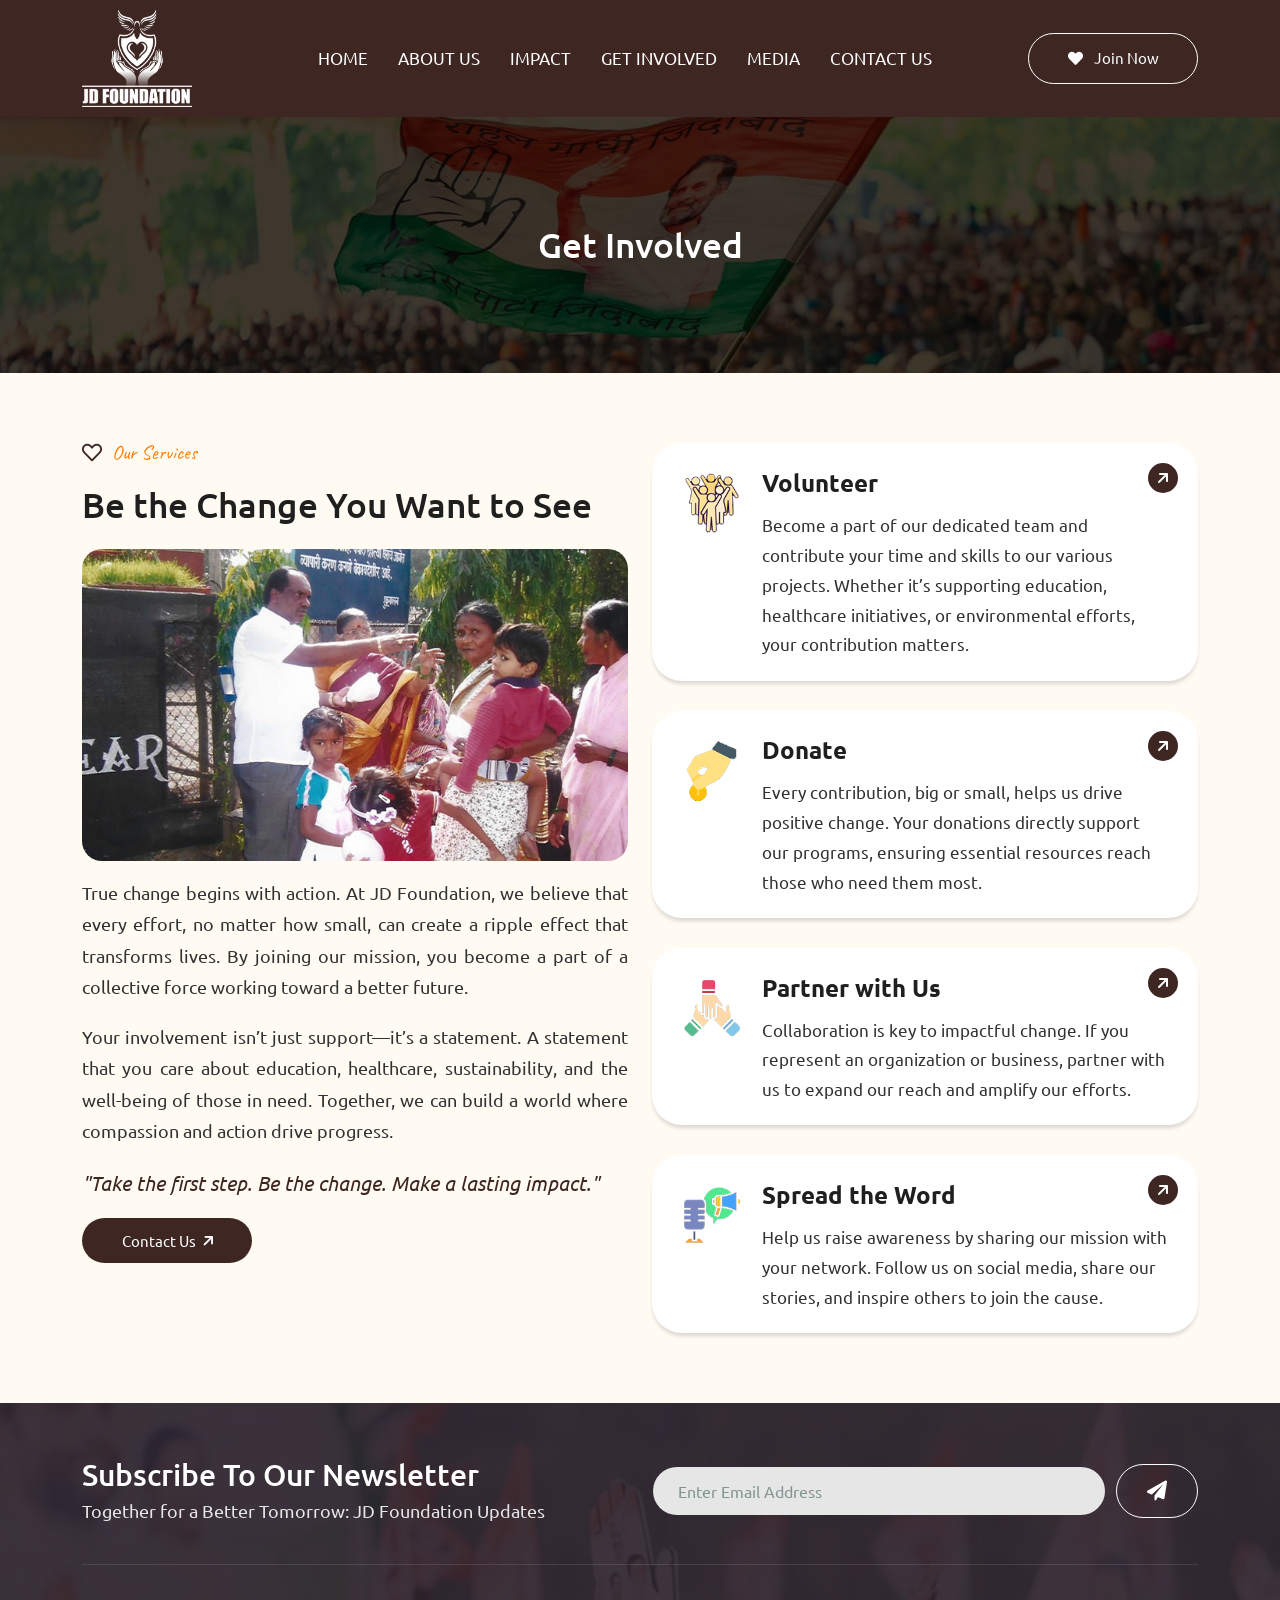
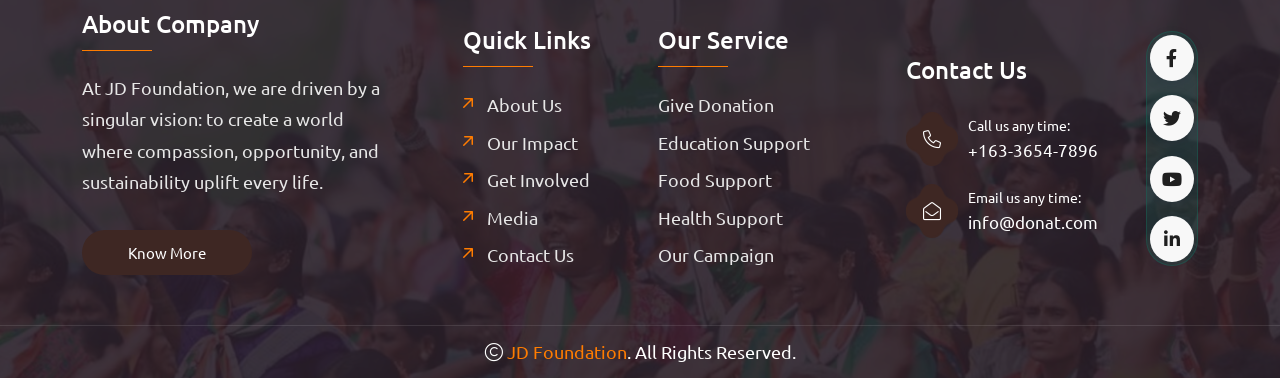
<file: get-involved.html>
<!doctype html>
<html class="no-js" lang="zxx" dir="ltr">



<head>
    <meta name="google-site-verification" content="dNfcbdU3iuW1TZr_tULfPBhedZXTpeeLoDKEJ6lap-I" />
    <meta charset="utf-8">
    <meta http-equiv="X-UA-Compatible" content="IE=edge,chrome=1" />
    <meta name="format-detection" content="telephone=no" />
    <meta http-equiv='cache-control' content='no-cache' />
    <meta http-equiv='expires' content='0' />
    <meta http-equiv='pragma' content='no-cache' />

    <meta name="viewport" content="width=device-width, initial-scale=1" />

    <!--Page Specific Metadata-->
    <title>JD Foundation </title>
    <meta name="referrer" content="no-referrer-when-downgrade" />
    <meta name="description" content="" />
    <meta name="keywords" content="" />
    <meta name="robots" content="all" />
    <meta name="googlebot" content="index, follow, max-snippet:-1, max-image-preview:large, max-video-preview:-1" />
    <meta name="bingbot" content="index, follow, max-snippet:-1, max-image-preview:large, max-video-preview:-1" />
    <meta property="article:published_time" content="" />
    <meta property="article:modified_time" content=" " />
    <link rel="canonical" href="#" />

    <!--Open Graph Metadata-->
    <meta property="og:type" content="website" />
    <meta property="og:title" content="" />
    <meta property="og:description" content="" />
    <meta property="og:image" content="" />
    <meta property="og:site_name" content="" />
    <meta property="og:url" content="" />
    <meta property="article:publisher" content="" />
    <meta property="article:published_time" content="" />

    <!--Twitter Card Metadata-->
    <meta name="twitter:card" content="summary_large_image" />
    <meta name="twitter:url" content="" />
    <meta name="twitter:title" content="" />
    <meta name="twitter:description" content="" />
    <meta name="twitter:image:src" content="https://#" />
    <meta name="twitter:site" content="@#" />
    <meta name="twitter:creator" content="@#">

    <!-- Favicons - Place favicon.ico in the root directory -->
    <link rel="apple-touch-icon" sizes="57x57" href="assets/img/favicons/apple-icon-57x57.png">
    <link rel="apple-touch-icon" sizes="60x60" href="assets/img/favicons/apple-icon-60x60.png">
    <link rel="apple-touch-icon" sizes="72x72" href="assets/img/favicons/apple-icon-72x72.png">
    <link rel="apple-touch-icon" sizes="76x76" href="assets/img/favicons/apple-icon-76x76.png">
    <link rel="apple-touch-icon" sizes="114x114" href="assets/img/favicons/apple-icon-114x114.png">
    <link rel="apple-touch-icon" sizes="120x120" href="assets/img/favicons/apple-icon-120x120.png">
    <link rel="apple-touch-icon" sizes="144x144" href="assets/img/favicons/apple-icon-144x144.png">
    <link rel="apple-touch-icon" sizes="152x152" href="assets/img/favicons/apple-icon-152x152.png">
    <link rel="apple-touch-icon" sizes="180x180" href="assets/img/favicons/apple-icon-180x180.png">
    <link rel="icon" type="image/png" sizes="192x192" href="assets/img/favicons/android-icon-192x192.png">
    <link rel="icon" type="image/png" sizes="32x32" href="assets/img/favicons/favicon-32x32.png">
    <link rel="icon" type="image/png" sizes="96x96" href="assets/img/favicons/favicon-96x96.png">
    <link rel="icon" type="image/png" sizes="16x16" href="assets/img/favicons/favicon-16x16.png">
    <link rel="manifest" href="assets/img/favicons/manifest.json">
    <meta name="msapplication-TileColor" content="#ffffff">
    <meta name="msapplication-TileImage" content="assets/img/favicons/ms-icon-144x144.png">
    <meta name="theme-color" content="#ffffff">

    <!--==============================
	  Google Fonts
	============================== -->
    <link rel="preconnect" href="https://fonts.googleapis.com/">
    <link rel="preconnect" href="https://fonts.gstatic.com/" crossorigin>
    <link
        href="https://fonts.googleapis.com/css2?family=Caveat:wght@400..700&amp;family=Nunito+Sans:ital,opsz,wght@0,6..12,200..1000;1,6..12,200..1000&amp;family=Nunito:ital,wght@0,200..1000;1,200..1000&amp;display=swap"
        rel="stylesheet">

    <!--==============================
	    All CSS File
	============================== -->
    <!-- Bootstrap -->
    <link rel="stylesheet" href="assets/css/bootstrap.min.css">
    <!-- Fontawesome Icon -->
    <link rel="stylesheet" href="assets/css/fontawesome.min.css">
    <!-- Magnific Popup -->
    <link rel="stylesheet" href="assets/css/magnific-popup.min.css">
    <!-- Swiper Js -->
    <link rel="stylesheet" href="assets/css/swiper-bundle.min.css">
    <!-- Theme Custom CSS -->
    <link rel="stylesheet" href="assets/css/style.css">

</head>

<body data-bg-src="assets/img/bg/conbg.png">

    <!--[if lte IE 9]>
    	<p class="browserupgrade">You are using an <strong>outdated</strong> browser. Please <a href="https://browsehappy.com/">upgrade your browser</a> to improve your experience and security.</p>
  	<![endif]-->


    <!--********************************
   		Code Start From Here 
	******************************** -->

    <!--==============================
     Preloader
  ==============================-->

    <div class="sidemenu-wrapper sidemenu-cart ">
        <div class="sidemenu-content">
            <button class="closeButton sideMenuCls"><i class="far fa-times"></i></button>
            <div class="widget woocommerce widget_shopping_cart">
                <h3 class="widget_title">Shopping cart</h3>
                <div class="widget_shopping_cart_content">
                    <ul class="woocommerce-mini-cart cart_list product_list_widget ">
                        <li class="woocommerce-mini-cart-item mini_cart_item">
                            <a href="#" class="remove remove_from_cart_button"><i class="far fa-times"></i></a>
                            <a href="#"><img src="assets/img/product/product_thumb_1_1.png" alt="Cart Image">Books</a>
                            <span class="quantity">1 ×
                                <span class="woocommerce-Price-amount amount">
                                    <span class="woocommerce-Price-currencySymbol">$</span>940.00</span>
                            </span>
                        </li>
                        <li class="woocommerce-mini-cart-item mini_cart_item">
                            <a href="#" class="remove remove_from_cart_button"><i class="far fa-times"></i></a>
                            <a href="#"><img src="assets/img/product/product_thumb_1_2.png"
                                    alt="Cart Image">Medicine</a>
                            <span class="quantity">1 ×
                                <span class="woocommerce-Price-amount amount">
                                    <span class="woocommerce-Price-currencySymbol">$</span>899.00</span>
                            </span>
                        </li>
                        <li class="woocommerce-mini-cart-item mini_cart_item">
                            <a href="#" class="remove remove_from_cart_button"><i class="far fa-times"></i></a>
                            <a href="#"><img src="assets/img/product/product_thumb_1_3.png" alt="Cart Image">Dress</a>
                            <span class="quantity">1 ×
                                <span class="woocommerce-Price-amount amount">
                                    <span class="woocommerce-Price-currencySymbol">$</span>756.00</span>
                            </span>
                        </li>
                        <li class="woocommerce-mini-cart-item mini_cart_item">
                            <a href="#" class="remove remove_from_cart_button"><i class="far fa-times"></i></a>
                            <a href="#"><img src="assets/img/product/product_thumb_1_4.png" alt="Cart Image">Chair</a>
                            <span class="quantity">1 ×
                                <span class="woocommerce-Price-amount amount">
                                    <span class="woocommerce-Price-currencySymbol">$</span>723.00</span>
                            </span>
                        </li>
                        <li class="woocommerce-mini-cart-item mini_cart_item">
                            <a href="#" class="remove remove_from_cart_button"><i class="far fa-times"></i></a>
                            <a href="#"><img src="assets/img/product/product_thumb_1_5.png" alt="Cart Image">Cloths</a>
                            <span class="quantity">1 ×
                                <span class="woocommerce-Price-amount amount">
                                    <span class="woocommerce-Price-currencySymbol">$</span>1080.00</span>
                            </span>
                        </li>
                    </ul>
                    <p class="woocommerce-mini-cart__total total">
                        <strong>Subtotal:</strong>
                        <span class="woocommerce-Price-amount amount">
                            <span class="woocommerce-Price-currencySymbol">$</span>4398.00</span>
                    </p>
                    <p class="woocommerce-mini-cart__buttons buttons">
                        <a href="cart.html" class="th-btn wc-forward">View cart</a>
                        <a href="checkout.html" class="th-btn checkout wc-forward">Checkout</a>
                    </p>
                </div>
            </div>
        </div>
    </div>
    <div class="popup-search-box d-none d-lg-block">
        <button class="searchClose"><i class="far fa-times"></i></button>
        <form action="#">
            <input type="text" placeholder="What are you looking for?">
            <button type="submit"><i class="fal fa-search"></i></button>
        </form>
    </div><!--==============================
    Mobile Menu
  ============================== -->
    <div class="th-menu-wrapper">
        <div class="th-menu-area">
            <button class="th-menu-toggle"><i class="fal fa-times"></i></button>
            <div class="mobile-logo">
                <a href="index.html"><img src="assets/img/logo.png" alt="Donat"></a>
            </div>
            <div class="th-mobile-menu">
                <ul>
                    <li>
                        <a href="index.html">Home</a>

                    </li>
                    <li><a href="about.html">About Us</a></li>
                    <li>
                        <a href="impact.html">Impact</a>

                    </li>
                    <li>
                        <a href="get-involved.html">Get Involved</a>

                    </li>
                    <li>
                        <a href="media.html">Media</a>

                    </li>

                    <li>
                        <a href="contact.html">Contact Us</a>
                    </li>
                </ul>
            </div>
        </div>
    </div>
    <div class="color-scheme-wrap active">
        <button class="switchIcon"><i class="fa-solid fa-palette"></i></button>
        <h3 class="color-scheme-wrap-title text-center">Color Switcher</h3>
        <h4 class="color-scheme-wrap-subtitle text-center">Theme Color</h4>
        <div class="color-switch-btns">
            <button data-color="#3E2723"><i class="fa-solid fa-droplet"></i></button>
            <button data-color="#f34e3a"><i class="fa-solid fa-droplet"></i></button>
            <button data-color="#FF4857"><i class="fa-solid fa-droplet"></i></button>
            <button data-color="#3843C1"><i class="fa-solid fa-droplet"></i></button>
            <button data-color="#FF7E02"><i class="fa-solid fa-droplet"></i></button>
        </div>
        <h4 class="color-scheme-wrap-subtitle mt-20 text-center">Secondary Color</h4>
        <div class="secondary-color-switch-btns">
            <button data-secondary-color="#ff7c00"><i class="fa-solid fa-droplet"></i></button>
            <button data-secondary-color="#F41E1E"><i class="fa-solid fa-droplet"></i></button>
            <button data-secondary-color="#f34e3a"><i class="fa-solid fa-droplet"></i></button>
            <button data-secondary-color="#FF4857"><i class="fa-solid fa-droplet"></i></button>
            <button data-secondary-color="#3843C1"><i class="fa-solid fa-droplet"></i></button>
        </div>
    </div><!--==============================
Header Area
==============================-->
    <header class="th-header header-layout2">
        <div class="sticky-wrapper">
            <!-- Main Menu Area -->
            <div class="container">
                <div class="menu-area">
                    <div class="header-logo">
                        <a href="index.html"><img src="assets/img/logo.png" alt="Donat"></a>
                    </div>
                    <div class="menu-area-wrap">
                        <nav class="main-menu d-none d-lg-block">
                            <ul>
                                <li>
                                    <a href="index.html">Home</a>
            
                                </li>
                                <li><a href="about.html">About Us</a></li>
                                <li>
                                    <a href="impact.html">Impact</a>
            
                                </li>
                                <li>
                                    <a href="get-involved.html">Get Involved</a>
            
                                </li>
                                <li>
                                    <a href="media.html">Media</a>
            
                                </li>
            
                                <li>
                                    <a href="contact.html">Contact Us</a>
                                </li>
                            </ul>
                        </nav>

                    </div>
                    <div class="header-button">

                        <a href="contact.html" class="th-btn style3 d-xl-block d-none"><i class="fas fa-heart me-2"></i>
                            Join Now</a>
                        <button type="button" class="icon-btn th-menu-toggle d-lg-none"><i
                                class="far fa-bars"></i></button>
                    </div>
                </div>
            </div>
        </div>
    </header>



    <!--==============================
    Breadcumb
============================== -->
    <div class="breadcumb-wrapper " data-bg-src="assets/img/breadcrumb.jpg" data-overlay="theme">
        <div class="container">
            <div class="breadcumb-content">
                <h1 class="breadcumb-title">Get Involved</h1>
                <ul class="breadcumb-menu">
                    <li><a href="index.html">Home</a></li>
                    <li>About Us</li>
                </ul>
            </div>
        </div>
    </div><!--==============================
Feature Area  
==============================-->
    <section class="overflow-hidden space" id="service-sec" >
        <div class="shape-mockup service-bg-shape2-1 d-xxl-inline-block d-none" data-bottom="0" data-left="0">
            <img src="assets/img/shape/service_bg_shape3_1.png" alt="img">
        </div>
        <div class="container">
            <div class="row gx-80">
                <div class="col-xl-6">
                    <div class="service-wrap2">
                        <div class="title-area">
                            <span class="sub-title after-none before-none"><i class="far fa-heart text-theme"></i> Our
                                Services</span>
                            <h2 class="sec-title">Be the Change You Want to See</h2>
                            <div class="involvedc">
                                <img src="assets/img/get-involved.jpg" class="img-fluid">
                            </div>
                           <p class="mt-3"> True change begins with action. At JD Foundation, we believe that every effort, no matter
                            how small, can create a ripple effect that transforms lives. By joining our mission, you
                            become a part of a collective force working toward a better future. </p>

                           <p> Your involvement isn’t just support—it’s a statement. A statement that you care about
                            education, healthcare, sustainability, and the well-being of those in need. Together, we can
                            build a world where compassion and action drive progress. </p>

                           <p class="change"> "Take the first step. Be the change. Make a lasting impact." </p>
                           <div class="col-lg-12 ">
                            <a href="contact.html" class="th-btn style6">Contact Us <i class="fas fa-arrow-up-right ms-2"></i></a>
                        </div>
                        </div>
                        

                    </div>
                </div>
                <div class="col-xl-6">
                    <div class="row gy-30">
                        <div class="col-12">
                            <div class="service-card2">
                                <div class="service-card-icon">
                                    <img src="assets/img/icon/volunteer.png" alt="Icon">
                                </div>
                                <div class="box-content">
                                    <h3 class="box-title"><a href="about.html">Volunteer</a></h3>
                                    <p class="box-text">Become a part of our dedicated team and contribute your time and
                                        skills to our various projects. Whether it’s supporting education, healthcare
                                        initiatives, or environmental efforts, your contribution matters.</p>
                                    <a href="about.html" class="icon-btn"><i class="fas fa-arrow-up-right"></i></a>
                                </div>
                            </div>
                        </div>
                        <div class="col-12">
                            <div class="service-card2">
                                <div class="service-card-icon">
                                    <img src="assets/img/icon/donate.png" alt="Icon">
                                </div>
                                <div class="box-content">
                                    <h3 class="box-title"><a href="about.html">Donate</a></h3>
                                    <p class="box-text">Every contribution, big or small, helps us drive positive
                                        change. Your donations directly support our programs, ensuring essential
                                        resources reach those who need them most.</p>
                                    <a href="about.html" class="icon-btn"><i class="fas fa-arrow-up-right"></i></a>
                                </div>
                            </div>
                        </div>
                        <div class="col-12">
                            <div class="service-card2">
                                <div class="service-card-icon">
                                    <img src="assets/img/icon/partner.png" alt="Icon">
                                </div>
                                <div class="box-content">
                                    <h3 class="box-title"><a href="about.html">Partner with Us</a></h3>
                                    <p class="box-text">Collaboration is key to impactful change. If you represent an
                                        organization or business, partner with us to expand our reach and amplify our
                                        efforts.

                                    </p>
                                    <a href="about.html" class="icon-btn"><i class="fas fa-arrow-up-right"></i></a>
                                </div>
                            </div>
                        </div>
                        <div class="col-12">
                            <div class="service-card2">
                                <div class="service-card-icon">
                                    <img src="assets/img/icon/word-of-mouth.png" alt="Icon">
                                </div>
                                <div class="box-content">
                                    <h3 class="box-title"><a href="about.html">Spread the Word</a></h3>
                                    <p class="box-text">Help us raise awareness by sharing our mission with your
                                        network. Follow us on social media, share our stories, and inspire others to
                                        join the cause.

                                    </p>
                                    <a href="about.html" class="icon-btn"><i class="fas fa-arrow-up-right"></i></a>
                                </div>
                            </div>
                        </div>
                    </div>
                </div>
            </div>
        </div>
    </section>








    <!--==============================
	Footer Area
==============================-->
    <footer class="footer-wrapper footer-default" data-bg-src="assets/img/bg/footer-default-bg-mask.png">

        <div class="footer-bg-shape3 shape-mockup d-none" data-bottom="0" data-right="0">
            <img src="assets/img/shape/footer-bg-shape2.png" alt="img">
        </div>
        <div class="footer-top">
            <div class="container">
                <div class="subscribe-box">
                    <div class="row gy-40 align-items-center ">
                        <div class="col-xl-6">
                            <h4 class="subscribe-box_title">Subscribe to Our Newsletter</h4>
                            <p class="subscribe-box_text">Together for a Better Tomorrow: JD Foundation Updates</p>
                        </div>
                        <div class="col-xl-6 col-lg-8">
                            <form class="newsletter-form">
                                <div class="form-group">
                                    <input class="form-control" type="email" placeholder="Enter Email Address"
                                        required="">
                                </div>
                                <button type="submit" class="th-btn style3"><i class="fas fa-paper-plane"></i></button>
                            </form>
                        </div>
                    </div>
                </div>
            </div>
        </div>
        <div class="widget-area">
            <div class="container">
                <div class="row justify-content-between">
                    <div class="col-md-6 col-xl-auto">
                        <div class="widget footer-widget">
                            <div class="th-widget-about">
                                <h3 class="widget_title">About Company </h3>
                                <p class="about-text"> At JD Foundation, we are driven by a singular vision: to create a
                                    world where compassion, opportunity, and sustainability uplift every life.</p>
                                <a href="about.html" class="th-btn"> Know More</a>
                            </div>
                        </div>
                    </div>
                    <div class="col-sm-6 col-xl-auto  mt-3">
                        <div class="widget widget_nav_menu footer-widget">
                            <h3 class="widget_title">Quick Links</h3>
                            <div class="menu-all-pages-container">
                                <ul class="menu">
                                        <li><a href="about.html">About Us</a></li>
                                        <li><a href="impact.html">Our Impact</a></li>
                                        <li><a href="get-involved.html">Get Involved</a></li>
                                        <li><a href="media.html">Media</a></li>
                                        <li><a href="contact.html">Contact Us</a></li>
                                    </ul>
                            </div>
                        </div>
                    </div>
                    <div class="col-sm-6 col-xl-auto mt-3">
                        <div class="widget widget_nav_menu footer-widget">
                            <h3 class="widget_title">Our Service</h3>
                            <div class="menu-all-pages-container">
                                <ul class="menu servicemenu">
                                    <li><a href="donate-now.html">Give Donation</a></li>
                                    <li><a href="faq.html">Education Support</a></li>
                                    <li><a href="faq.html">Food Support</a></li>
                                    <li><a href="faq.html">Health Support</a></li>
                                    <li><a href="gallery.html">Our Campaign </a></li>
                                </ul>
                            </div>
                        </div>
                    </div>
                    <div class="col-md-6 col-xl-auto mt-3">
                        <div class="widget footer-widget">
                            <div class="th-widget-contact">
                                <h3 class="widget_title">Contact Us</h3>
                                <div class="info-card">
                                    <div class="box-icon">
                                        <i class="fal fa-phone"></i>
                                        <div class="bg-shape1"
                                            data-mask-src="assets/img/shape/info_card_icon_bg_shape_1_1.png"></div>
                                        <div class="bg-shape2"
                                            data-mask-src="assets/img/shape/info_card_icon_bg_shape_1_1.png"></div>
                                    </div>
                                    <div class="box-content">
                                        <p class="box-text">Call us any time:</p>
                                        <h4 class="box-title"><a href="tel:16336547896">+163-3654-7896</a></h4>
                                    </div>
                                </div>
                                <div class="info-card">
                                    <div class="box-icon">
                                        <i class="fal fa-envelope-open"></i>
                                        <div class="bg-shape1"
                                            data-mask-src="assets/img/shape/info_card_icon_bg_shape_1_1.png"></div>
                                        <div class="bg-shape2"
                                            data-mask-src="assets/img/shape/info_card_icon_bg_shape_1_1.png"></div>
                                    </div>
                                    <div class="box-content">
                                        <p class="box-text">Email us any time:</p>
                                        <h4 class="box-title"><a href="mailto:info@donat.com">info@donat.com</a></h4>
                                    </div>
                                </div>
                                <div class="th-social style2">
                                    <a href="https://www.facebook.com/"><i class="fab fa-facebook-f"></i></a>
                                    <a href="https://www.twitter.com/"><i class="fab fa-twitter"></i></a>
                                    <a href="https://www.youtube.com/"><i class="fab fa-youtube"></i></a>
                                    <a href="https://www.linkedin.com/"><i class="fab fa-linkedin-in"></i></a>
                                </div>
                            </div>
                        </div>
                    </div>
                </div>
            </div>
        </div>
        <div class="copyright-wrap">
            <div class="container">
                <div class="row justify-content-center gy-3 align-items-center">
                    <div class="col-lg-12">
                        <p class="copyright-text text-center">
                            <i class="fal fa-copyright"></i> <a href="index.html">JD Foundation</a>. All Rights
                            Reserved.
                        </p>
                    </div>
                </div>
            </div>
        </div>
    </footer>

    <!--********************************
			Code End  Here 
	******************************** -->

    <!-- Scroll To Top -->
    <div class="scroll-top">
        <svg class="progress-circle svg-content" width="100%" height="100%" viewBox="-1 -1 102 102">
            <path d="M50,1 a49,49 0 0,1 0,98 a49,49 0 0,1 0,-98"
                style="transition: stroke-dashoffset 10ms linear 0s; stroke-dasharray: 307.919, 307.919; stroke-dashoffset: 307.919;">
            </path>
        </svg>
    </div>

    <!--==============================
    All Js File
============================== -->
    <!-- Jquery -->
    <script src="assets/js/vendor/jquery-3.7.1.min.js"></script>
    <!-- Swiper Js -->
    <script src="assets/js/swiper-bundle.min.js"></script>
    <!-- Bootstrap -->
    <script src="assets/js/bootstrap.min.js"></script>
    <!-- Magnific Popup -->
    <script src="assets/js/jquery.magnific-popup.min.js"></script>
    <!-- Counter Up -->
    <script src="assets/js/jquery.counterup.min.js"></script>
    <!-- Range Slider -->
    <script src="assets/js/jquery-ui.min.js"></script>
    <!-- Isotope Filter -->
    <script src="assets/js/imagesloaded.pkgd.min.js"></script>
    <script src="assets/js/isotope.pkgd.min.js"></script>

    <!-- Main Js File -->
    <script src="assets/js/main.js"></script>
</body>



</html>
</file>
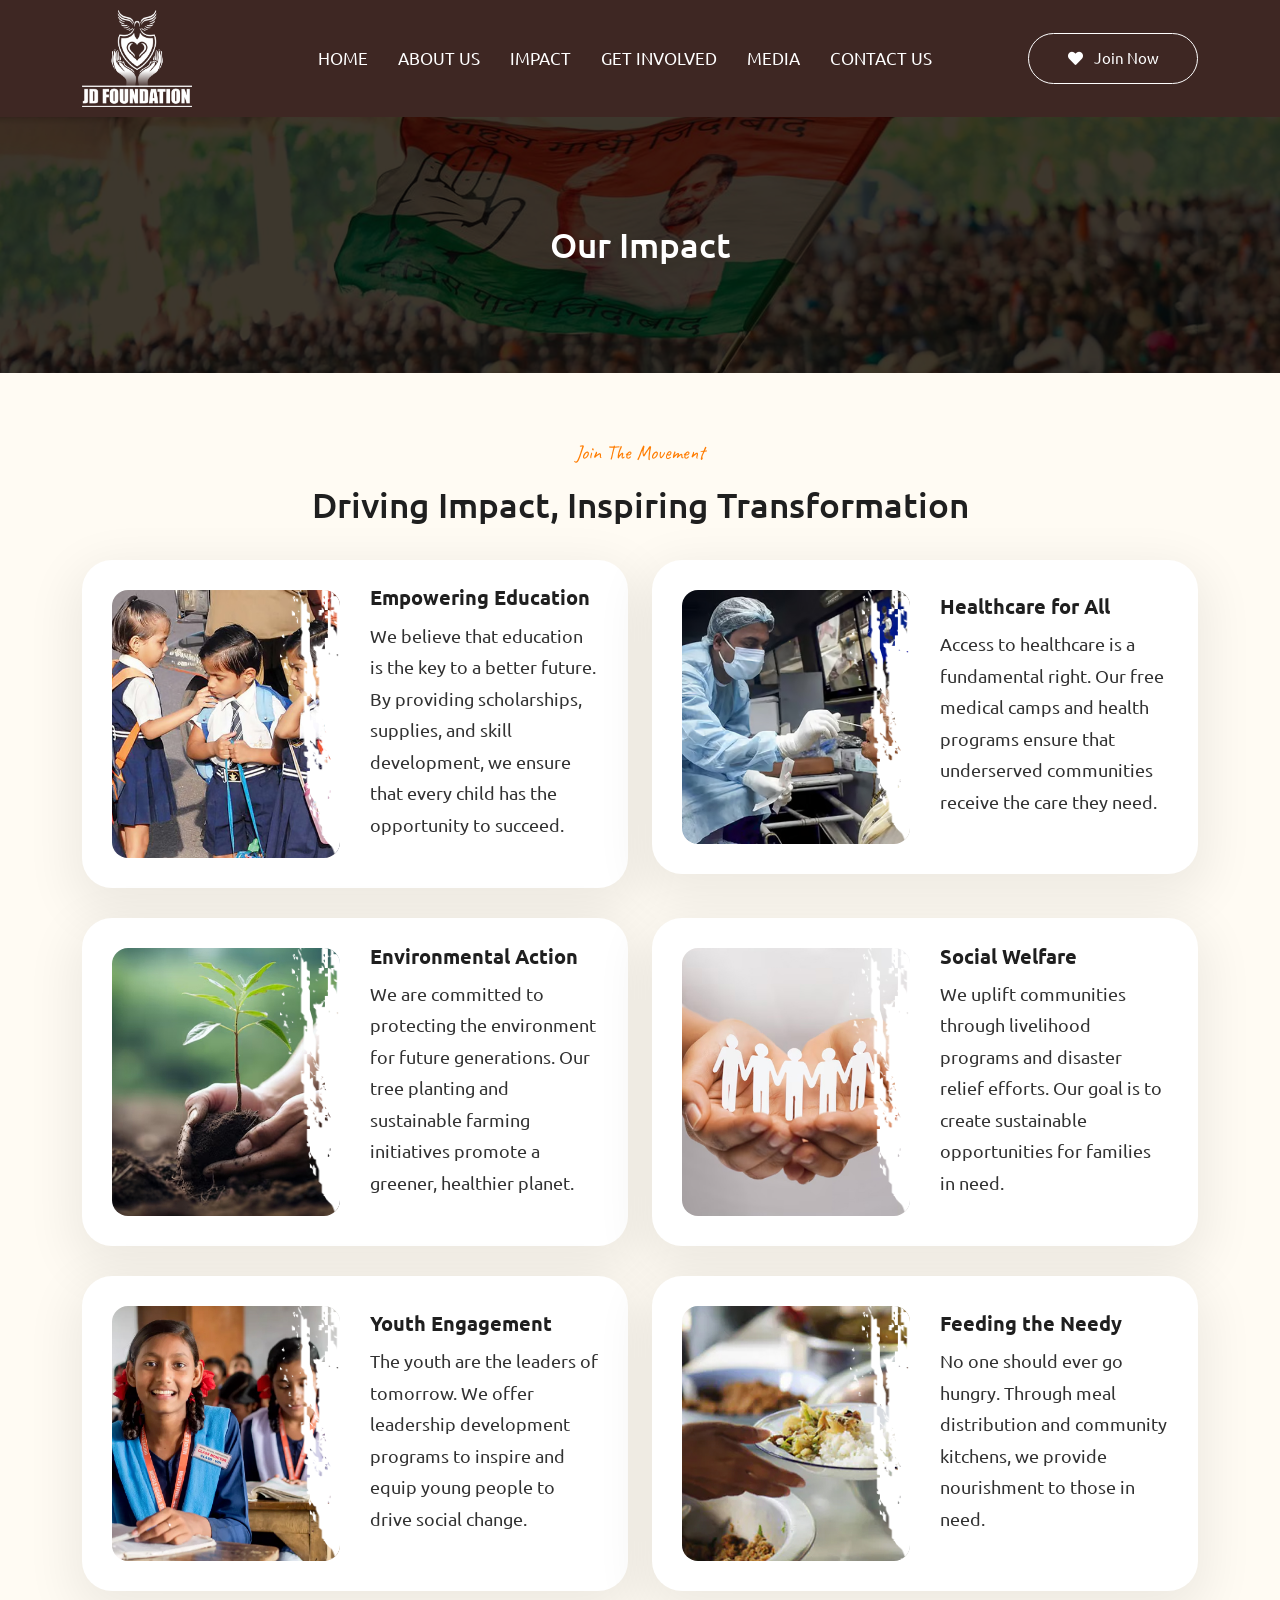
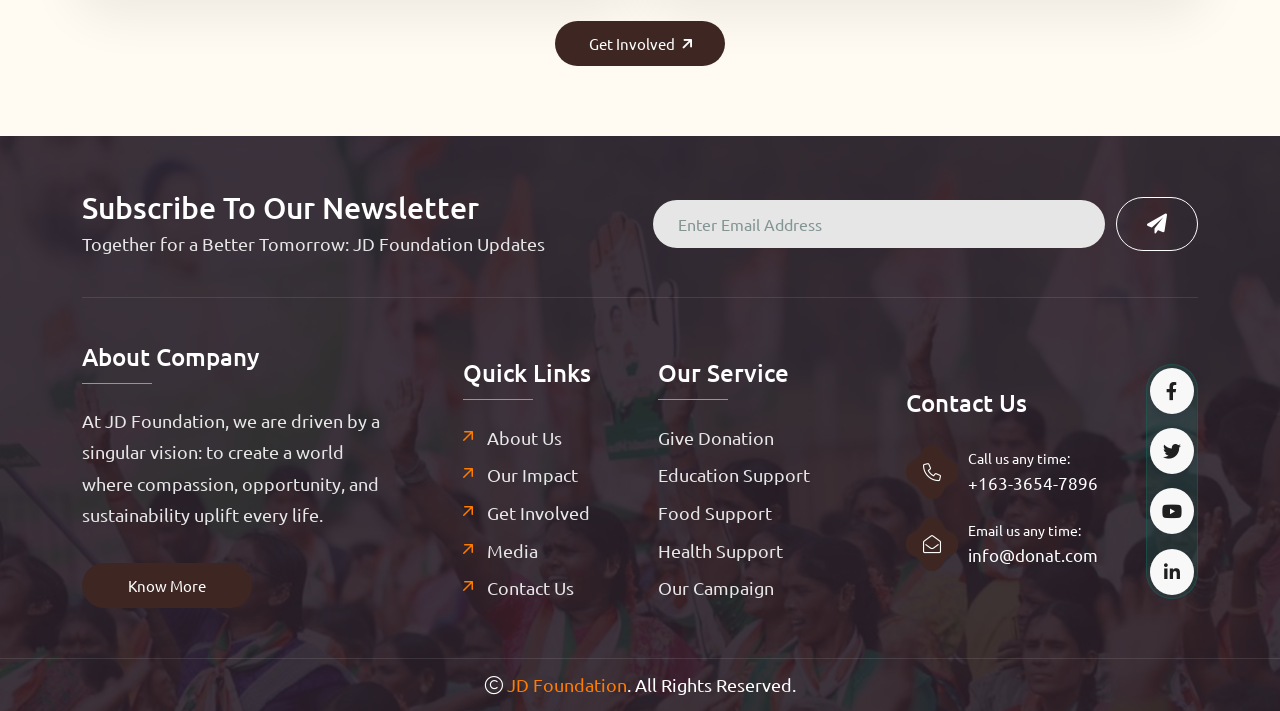
<file: impact.html>
<!doctype html>
<html class="no-js" lang="zxx" dir="ltr">



<head>
    <meta name="google-site-verification" content="dNfcbdU3iuW1TZr_tULfPBhedZXTpeeLoDKEJ6lap-I" />
    <meta charset="utf-8">
    <meta http-equiv="X-UA-Compatible" content="IE=edge,chrome=1" />
    <meta name="format-detection" content="telephone=no" />
    <meta http-equiv='cache-control' content='no-cache' />
    <meta http-equiv='expires' content='0' />
    <meta http-equiv='pragma' content='no-cache' />

    <meta name="viewport" content="width=device-width, initial-scale=1" />

    <!--Page Specific Metadata-->
    <title>JD Foundation </title>
    <meta name="referrer" content="no-referrer-when-downgrade" />
    <meta name="description" content="" />
    <meta name="keywords" content="" />
    <meta name="robots" content="all" />
    <meta name="googlebot" content="index, follow, max-snippet:-1, max-image-preview:large, max-video-preview:-1" />
    <meta name="bingbot" content="index, follow, max-snippet:-1, max-image-preview:large, max-video-preview:-1" />
    <meta property="article:published_time" content="" />
    <meta property="article:modified_time" content=" " />
    <link rel="canonical" href="#" />

    <!--Open Graph Metadata-->
    <meta property="og:type" content="website" />
    <meta property="og:title" content="" />
    <meta property="og:description" content="" />
    <meta property="og:image" content="" />
    <meta property="og:site_name" content="" />
    <meta property="og:url" content="" />
    <meta property="article:publisher" content="" />
    <meta property="article:published_time" content="" />

    <!--Twitter Card Metadata-->
    <meta name="twitter:card" content="summary_large_image" />
    <meta name="twitter:url" content="" />
    <meta name="twitter:title" content="" />
    <meta name="twitter:description" content="" />
    <meta name="twitter:image:src" content="https://#" />
    <meta name="twitter:site" content="@#" />
    <meta name="twitter:creator" content="@#">

    <link rel="apple-touch-icon" href="assets/img/favicon.png" />
    <link rel="shortcut icon" href="assets/img/favicon.png" type="img/png" />

    <!--==============================
	  Google Fonts
	============================== -->
    <link rel="preconnect" href="https://fonts.googleapis.com/">
    <link rel="preconnect" href="https://fonts.gstatic.com/" crossorigin>
    <link
        href="https://fonts.googleapis.com/css2?family=Caveat:wght@400..700&amp;family=Nunito+Sans:ital,opsz,wght@0,6..12,200..1000;1,6..12,200..1000&amp;family=Nunito:ital,wght@0,200..1000;1,200..1000&amp;display=swap"
        rel="stylesheet">

    <!--==============================
	    All CSS File
	============================== -->
    <!-- Bootstrap -->
    <link rel="stylesheet" href="assets/css/bootstrap.min.css">
    <!-- Fontawesome Icon -->
    <link rel="stylesheet" href="assets/css/fontawesome.min.css">
    <!-- Magnific Popup -->
    <link rel="stylesheet" href="assets/css/magnific-popup.min.css">
    <!-- Swiper Js -->
    <link rel="stylesheet" href="assets/css/swiper-bundle.min.css">
    <!-- Theme Custom CSS -->
    <link rel="stylesheet" href="assets/css/style.css">

</head>

<body data-bg-src="assets/img/bg/conbg.png">

    <!--[if lte IE 9]>
    	<p class="browserupgrade">You are using an <strong>outdated</strong> browser. Please <a href="https://browsehappy.com/">upgrade your browser</a> to improve your experience and security.</p>
  	<![endif]-->


    <!--********************************
   		Code Start From Here 
	******************************** -->

    <!--==============================
     Preloader
  ==============================-->

    <div class="sidemenu-wrapper sidemenu-cart ">
        <div class="sidemenu-content">
            <button class="closeButton sideMenuCls"><i class="far fa-times"></i></button>
            <div class="widget woocommerce widget_shopping_cart">
                <h3 class="widget_title">Shopping cart</h3>
                <div class="widget_shopping_cart_content">
                    <ul class="woocommerce-mini-cart cart_list product_list_widget ">
                        <li class="woocommerce-mini-cart-item mini_cart_item">
                            <a href="#" class="remove remove_from_cart_button"><i class="far fa-times"></i></a>
                            <a href="#"><img src="assets/img/product/product_thumb_1_1.png" alt="Cart Image">Books</a>
                            <span class="quantity">1 ×
                                <span class="woocommerce-Price-amount amount">
                                    <span class="woocommerce-Price-currencySymbol">$</span>940.00</span>
                            </span>
                        </li>
                        <li class="woocommerce-mini-cart-item mini_cart_item">
                            <a href="#" class="remove remove_from_cart_button"><i class="far fa-times"></i></a>
                            <a href="#"><img src="assets/img/product/product_thumb_1_2.png"
                                    alt="Cart Image">Medicine</a>
                            <span class="quantity">1 ×
                                <span class="woocommerce-Price-amount amount">
                                    <span class="woocommerce-Price-currencySymbol">$</span>899.00</span>
                            </span>
                        </li>
                        <li class="woocommerce-mini-cart-item mini_cart_item">
                            <a href="#" class="remove remove_from_cart_button"><i class="far fa-times"></i></a>
                            <a href="#"><img src="assets/img/product/product_thumb_1_3.png" alt="Cart Image">Dress</a>
                            <span class="quantity">1 ×
                                <span class="woocommerce-Price-amount amount">
                                    <span class="woocommerce-Price-currencySymbol">$</span>756.00</span>
                            </span>
                        </li>
                        <li class="woocommerce-mini-cart-item mini_cart_item">
                            <a href="#" class="remove remove_from_cart_button"><i class="far fa-times"></i></a>
                            <a href="#"><img src="assets/img/product/product_thumb_1_4.png" alt="Cart Image">Chair</a>
                            <span class="quantity">1 ×
                                <span class="woocommerce-Price-amount amount">
                                    <span class="woocommerce-Price-currencySymbol">$</span>723.00</span>
                            </span>
                        </li>
                        <li class="woocommerce-mini-cart-item mini_cart_item">
                            <a href="#" class="remove remove_from_cart_button"><i class="far fa-times"></i></a>
                            <a href="#"><img src="assets/img/product/product_thumb_1_5.png" alt="Cart Image">Cloths</a>
                            <span class="quantity">1 ×
                                <span class="woocommerce-Price-amount amount">
                                    <span class="woocommerce-Price-currencySymbol">$</span>1080.00</span>
                            </span>
                        </li>
                    </ul>
                    <p class="woocommerce-mini-cart__total total">
                        <strong>Subtotal:</strong>
                        <span class="woocommerce-Price-amount amount">
                            <span class="woocommerce-Price-currencySymbol">$</span>4398.00</span>
                    </p>
                    <p class="woocommerce-mini-cart__buttons buttons">
                        <a href="cart.html" class="th-btn wc-forward">View cart</a>
                        <a href="checkout.html" class="th-btn checkout wc-forward">Checkout</a>
                    </p>
                </div>
            </div>
        </div>
    </div>
    <div class="popup-search-box d-none d-lg-block">
        <button class="searchClose"><i class="far fa-times"></i></button>
        <form action="#">
            <input type="text" placeholder="What are you looking for?">
            <button type="submit"><i class="fal fa-search"></i></button>
        </form>
    </div><!--==============================
    Mobile Menu
  ============================== -->
    <div class="th-menu-wrapper">
        <div class="th-menu-area">
            <button class="th-menu-toggle"><i class="fal fa-times"></i></button>
            <div class="mobile-logo">
                <a href="index.html"><img src="assets/img/logo.png" alt="Donat"></a>
            </div>
            <div class="th-mobile-menu">
                <ul>
                    <li>
                        <a href="index.html">Home</a>

                    </li>
                    <li><a href="about.html">About Us</a></li>
                    <li>
                        <a href="impact.html">Impact</a>

                    </li>
                    <li>
                        <a href="get-involved.html">Get Involved</a>

                    </li>
                    <li>
                        <a href="media.html">Media</a>

                    </li>

                    <li>
                        <a href="contact.html">Contact Us</a>
                    </li>
                </ul>
            </div>
        </div>
    </div>
    <div class="color-scheme-wrap active">
        <button class="switchIcon"><i class="fa-solid fa-palette"></i></button>
        <h3 class="color-scheme-wrap-title text-center">Color Switcher</h3>
        <h4 class="color-scheme-wrap-subtitle text-center">Theme Color</h4>
        <div class="color-switch-btns">
            <button data-color="#3E2723"><i class="fa-solid fa-droplet"></i></button>
            <button data-color="#f34e3a"><i class="fa-solid fa-droplet"></i></button>
            <button data-color="#FF4857"><i class="fa-solid fa-droplet"></i></button>
            <button data-color="#3843C1"><i class="fa-solid fa-droplet"></i></button>
            <button data-color="#FF7E02"><i class="fa-solid fa-droplet"></i></button>
        </div>
        <h4 class="color-scheme-wrap-subtitle mt-20 text-center">Secondary Color</h4>
        <div class="secondary-color-switch-btns">
            <button data-secondary-color="#ff7c00"><i class="fa-solid fa-droplet"></i></button>
            <button data-secondary-color="#F41E1E"><i class="fa-solid fa-droplet"></i></button>
            <button data-secondary-color="#f34e3a"><i class="fa-solid fa-droplet"></i></button>
            <button data-secondary-color="#FF4857"><i class="fa-solid fa-droplet"></i></button>
            <button data-secondary-color="#3843C1"><i class="fa-solid fa-droplet"></i></button>
        </div>
    </div><!--==============================
Header Area
==============================-->
    <header class="th-header header-layout2">
        <div class="sticky-wrapper">
            <!-- Main Menu Area -->
            <div class="container">
                <div class="menu-area">
                    <div class="header-logo">
                        <a href="index.html"><img src="assets/img/logo.png" alt="Donat"></a>
                    </div>
                    <div class="menu-area-wrap">
                        <nav class="main-menu d-none d-lg-block">
                            <ul>
                                <li>
                                    <a href="index.html">Home</a>
            
                                </li>
                                <li><a href="about.html">About Us</a></li>
                                <li>
                                    <a href="impact.html">Impact</a>
            
                                </li>
                                <li>
                                    <a href="get-involved.html">Get Involved</a>
            
                                </li>
                                <li>
                                    <a href="media.html">Media</a>
            
                                </li>
            
                                <li>
                                    <a href="contact.html">Contact Us</a>
                                </li>
                            </ul>
                        </nav>

                    </div>
                    <div class="header-button">

                        <a href="contact.html" class="th-btn style3 d-xl-block d-none"><i class="fas fa-heart me-2"></i>
                            Join Now</a>
                        <button type="button" class="icon-btn th-menu-toggle d-lg-none"><i
                                class="far fa-bars"></i></button>
                    </div>
                </div>
            </div>
        </div>
    </header>



    <!--==============================
    Breadcumb
============================== -->
    <div class="breadcumb-wrapper " data-bg-src="assets/img/breadcrumb.jpg" data-overlay="theme">
        <div class="container">
            <div class="breadcumb-content">
                <h1 class="breadcumb-title">Our Impact</h1>
                <ul class="breadcumb-menu">
                    <li><a href="index.html">Home</a></li>
                    <li>About Us</li>
                </ul>
            </div>
        </div>
    </div><!--==============================
Feature Area  
==============================-->
    <section class="space" id="donation-sec">
        <div class="container">
            <div class="row justify-content-center">
                <div class="col-lg-8">
                    <div class="title-area text-center">
                        <span class="sub-title before-none after-none">Join The Movement</span>
                        <h2 class="sec-title">Driving Impact, Inspiring Transformation</h2>
                    </div>
                </div>
            </div>
            <div class="row gy-30">
                <div class="col-lg-6">
                    <div class="donation-card style3">
                        <div class="box-thumb">
                            <img src="assets/img/impact/empowering-education.jpg" alt="image">

                            <div class="donation-card-shape"
                                data-mask-src="assets/img/donation/donation-card-shape2-1.png"></div>
                        </div>
                        <div class="box-content">
                            <h3 class="box-title"><a href="blog-details.html">Empowering Education</a>
                            </h3>
                            <p>We believe that education is the key to a better future. By providing scholarships,
                                supplies, and skill development, we ensure that every child has the opportunity to
                                succeed.
                            </p>

                        </div>
                    </div>
                </div>

                <div class="col-lg-6">
                    <div class="donation-card style3">
                        <div class="box-thumb">
                            <img src="assets/img/impact/healthcare.jpg" alt="image">

                            <div class="donation-card-shape"
                                data-mask-src="assets/img/donation/donation-card-shape2-1.png"></div>
                        </div>
                        <div class="box-content">
                            <h3 class="box-title"><a href="blog-details.html">Healthcare for All</a>
                            </h3>
                            <p>Access to healthcare is a fundamental right. Our free medical camps and health programs ensure that underserved communities receive the care they need.
                            </p>

                        </div>
                    </div>
                </div>
                <div class="col-lg-6">
                    <div class="donation-card style3">
                        <div class="box-thumb">
                            <img src="assets/img/impact/environmental.jpg" alt="image">

                            <div class="donation-card-shape"
                                data-mask-src="assets/img/donation/donation-card-shape2-1.png"></div>
                        </div>
                        <div class="box-content">
                            <h3 class="box-title"><a href="blog-details.html">Environmental Action</a>
                            </h3>
                            <p>We are committed to protecting the environment for future generations. Our tree planting and sustainable farming initiatives promote a greener, healthier planet.


                            </p>

                        </div>
                    </div>
                </div>
                <div class="col-lg-6">
                    <div class="donation-card style3">
                        <div class="box-thumb">
                            <img src="assets/img/impact/social-welfare.jpg" alt="image">

                            <div class="donation-card-shape"
                                data-mask-src="assets/img/donation/donation-card-shape2-1.png"></div>
                        </div>
                        <div class="box-content">
                            <h3 class="box-title"><a href="blog-details.html">Social Welfare</a>
                            </h3>
                            <p>We uplift communities through livelihood programs and disaster relief efforts. Our goal is to create sustainable opportunities for families in need.


                            </p>

                        </div>
                    </div>
                </div>
                <div class="col-lg-6">
                    <div class="donation-card style3">
                        <div class="box-thumb">
                            <img src="assets/img/impact/youth-engagement.jpg" alt="image">

                            <div class="donation-card-shape"
                                data-mask-src="assets/img/donation/donation-card-shape2-1.png"></div>
                        </div>
                        <div class="box-content">
                            <h3 class="box-title"><a href="blog-details.html">Youth Engagement</a>
                            </h3>
                            <p>The youth are the leaders of tomorrow. We offer leadership development programs to inspire and equip young people to drive social change.
                            </p>

                        </div>
                    </div>
                </div>
                <div class="col-lg-6">
                    <div class="donation-card style3">
                        <div class="box-thumb">
                            <img src="assets/img/impact/feeding-the-needy.jpg" alt="image">

                            <div class="donation-card-shape"
                                data-mask-src="assets/img/donation/donation-card-shape2-1.png"></div>
                        </div>
                        <div class="box-content">
                            <h3 class="box-title"><a href="blog-details.html">Feeding the Needy</a>
                            </h3>
                            <p>No one should ever go hungry. Through meal distribution and community kitchens, we provide nourishment to those in need.
                            </p>

                        </div>
                    </div>
                </div>

                <div class="col-lg-12 text-center">
                    <a href="get-involved.html" class="th-btn style6">Get Involved <i class="fas fa-arrow-up-right ms-2"></i></a>
                </div>

            </div>
        </div>
    </section>
 







    <!--==============================
	Footer Area
==============================-->
    <footer class="footer-wrapper footer-default" data-bg-src="assets/img/bg/footer-default-bg-mask.png">

        <div class="footer-bg-shape3 shape-mockup d-none" data-bottom="0" data-right="0">
            <img src="assets/img/shape/footer-bg-shape2.png" alt="img">
        </div>
        <div class="footer-top">
            <div class="container">
                <div class="subscribe-box">
                    <div class="row gy-40 align-items-center ">
                        <div class="col-xl-6">
                            <h4 class="subscribe-box_title">Subscribe to Our Newsletter</h4>
                            <p class="subscribe-box_text">Together for a Better Tomorrow: JD Foundation Updates</p>
                        </div>
                        <div class="col-xl-6 col-lg-8">
                            <form class="newsletter-form">
                                <div class="form-group">
                                    <input class="form-control" type="email" placeholder="Enter Email Address"
                                        required="">
                                </div>
                                <button type="submit" class="th-btn style3"><i class="fas fa-paper-plane"></i></button>
                            </form>
                        </div>
                    </div>
                </div>
            </div>
        </div>
        <div class="widget-area">
            <div class="container">
                <div class="row justify-content-between">
                    <div class="col-md-6 col-xl-auto">
                        <div class="widget footer-widget">
                            <div class="th-widget-about">
                                <h3 class="widget_title">About Company </h3>
                                <p class="about-text"> At JD Foundation, we are driven by a singular vision: to create a
                                    world where compassion, opportunity, and sustainability uplift every life.</p>
                                <a href="about.html" class="th-btn"> Know More</a>
                            </div>
                        </div>
                    </div>
                    <div class="col-sm-6 col-xl-auto  mt-3">
                        <div class="widget widget_nav_menu footer-widget">
                            <h3 class="widget_title">Quick Links</h3>
                            <div class="menu-all-pages-container">
                                <ul class="menu">
                                        <li><a href="about.html">About Us</a></li>
                                        <li><a href="impact.html">Our Impact</a></li>
                                        <li><a href="get-involved.html">Get Involved</a></li>
                                        <li><a href="media.html">Media</a></li>
                                        <li><a href="contact.html">Contact Us</a></li>
                                    </ul>
                            </div>
                        </div>
                    </div>
                    <div class="col-sm-6 col-xl-auto mt-3">
                        <div class="widget widget_nav_menu footer-widget">
                            <h3 class="widget_title">Our Service</h3>
                            <div class="menu-all-pages-container">
                                <ul class="menu servicemenu">
                                    <li><a href="donate-now.html">Give Donation</a></li>
                                    <li><a href="faq.html">Education Support</a></li>
                                    <li><a href="faq.html">Food Support</a></li>
                                    <li><a href="faq.html">Health Support</a></li>
                                    <li><a href="gallery.html">Our Campaign </a></li>
                                </ul>
                            </div>
                        </div>
                    </div>
                    <div class="col-md-6 col-xl-auto mt-3">
                        <div class="widget footer-widget">
                            <div class="th-widget-contact">
                                <h3 class="widget_title">Contact Us</h3>
                                <div class="info-card">
                                    <div class="box-icon">
                                        <i class="fal fa-phone"></i>
                                        <div class="bg-shape1"
                                            data-mask-src="assets/img/shape/info_card_icon_bg_shape_1_1.png"></div>
                                        <div class="bg-shape2"
                                            data-mask-src="assets/img/shape/info_card_icon_bg_shape_1_1.png"></div>
                                    </div>
                                    <div class="box-content">
                                        <p class="box-text">Call us any time:</p>
                                        <h4 class="box-title"><a href="tel:16336547896">+163-3654-7896</a></h4>
                                    </div>
                                </div>
                                <div class="info-card">
                                    <div class="box-icon">
                                        <i class="fal fa-envelope-open"></i>
                                        <div class="bg-shape1"
                                            data-mask-src="assets/img/shape/info_card_icon_bg_shape_1_1.png"></div>
                                        <div class="bg-shape2"
                                            data-mask-src="assets/img/shape/info_card_icon_bg_shape_1_1.png"></div>
                                    </div>
                                    <div class="box-content">
                                        <p class="box-text">Email us any time:</p>
                                        <h4 class="box-title"><a href="mailto:info@donat.com">info@donat.com</a></h4>
                                    </div>
                                </div>
                                <div class="th-social style2">
                                    <a href="https://www.facebook.com/"><i class="fab fa-facebook-f"></i></a>
                                    <a href="https://www.twitter.com/"><i class="fab fa-twitter"></i></a>
                                    <a href="https://www.youtube.com/"><i class="fab fa-youtube"></i></a>
                                    <a href="https://www.linkedin.com/"><i class="fab fa-linkedin-in"></i></a>
                                </div>
                            </div>
                        </div>
                    </div>
                </div>
            </div>
        </div>
        <div class="copyright-wrap">
            <div class="container">
                <div class="row justify-content-center gy-3 align-items-center">
                    <div class="col-lg-12">
                        <p class="copyright-text text-center">
                            <i class="fal fa-copyright"></i> <a href="index.html">JD Foundation</a>. All Rights
                            Reserved.
                        </p>
                    </div>
                </div>
            </div>
        </div>
    </footer>

    <!--********************************
			Code End  Here 
	******************************** -->

    <!-- Scroll To Top -->
    <div class="scroll-top">
        <svg class="progress-circle svg-content" width="100%" height="100%" viewBox="-1 -1 102 102">
            <path d="M50,1 a49,49 0 0,1 0,98 a49,49 0 0,1 0,-98"
                style="transition: stroke-dashoffset 10ms linear 0s; stroke-dasharray: 307.919, 307.919; stroke-dashoffset: 307.919;">
            </path>
        </svg>
    </div>

    <!--==============================
    All Js File
============================== -->
    <!-- Jquery -->
    <script src="assets/js/vendor/jquery-3.7.1.min.js"></script>
    <!-- Swiper Js -->
    <script src="assets/js/swiper-bundle.min.js"></script>
    <!-- Bootstrap -->
    <script src="assets/js/bootstrap.min.js"></script>
    <!-- Magnific Popup -->
    <script src="assets/js/jquery.magnific-popup.min.js"></script>
    <!-- Counter Up -->
    <script src="assets/js/jquery.counterup.min.js"></script>
    <!-- Range Slider -->
    <script src="assets/js/jquery-ui.min.js"></script>
    <!-- Isotope Filter -->
    <script src="assets/js/imagesloaded.pkgd.min.js"></script>
    <script src="assets/js/isotope.pkgd.min.js"></script>

    <!-- Main Js File -->
    <script src="assets/js/main.js"></script>
</body>



</html>
</file>
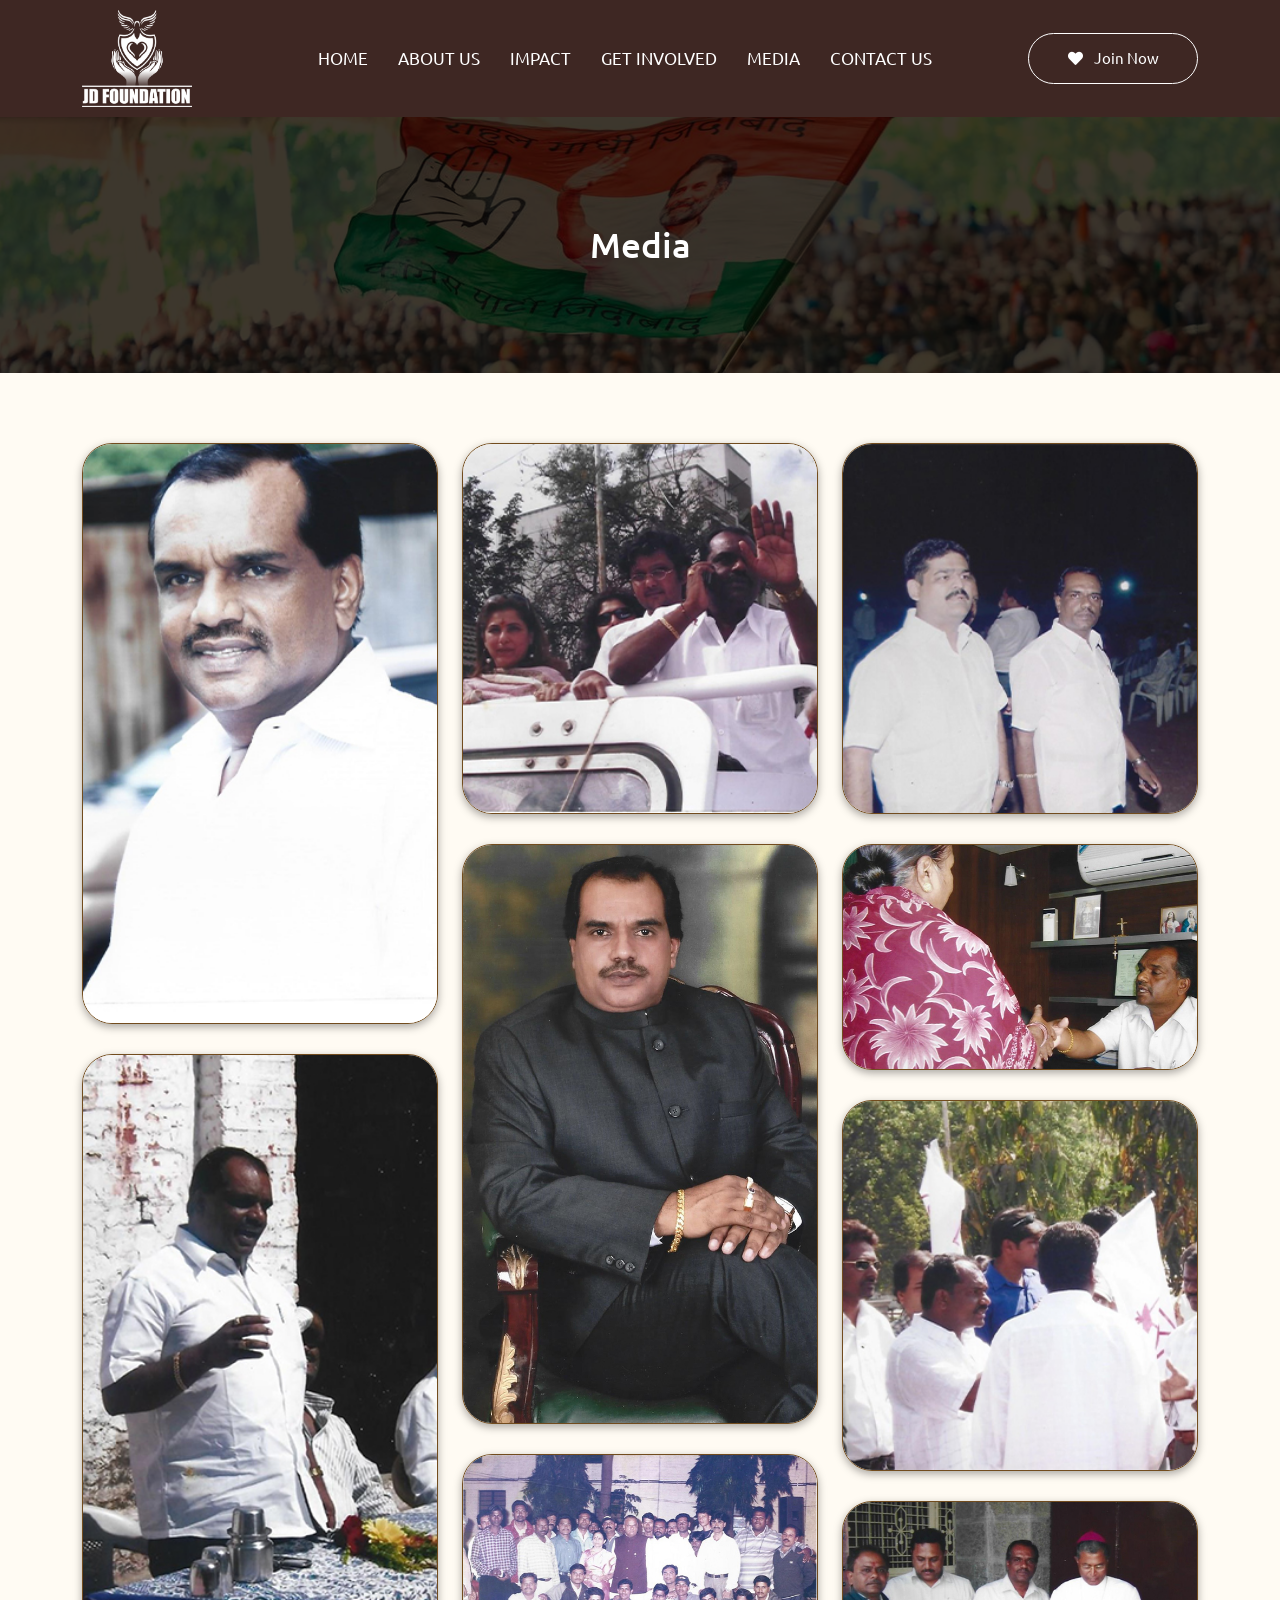
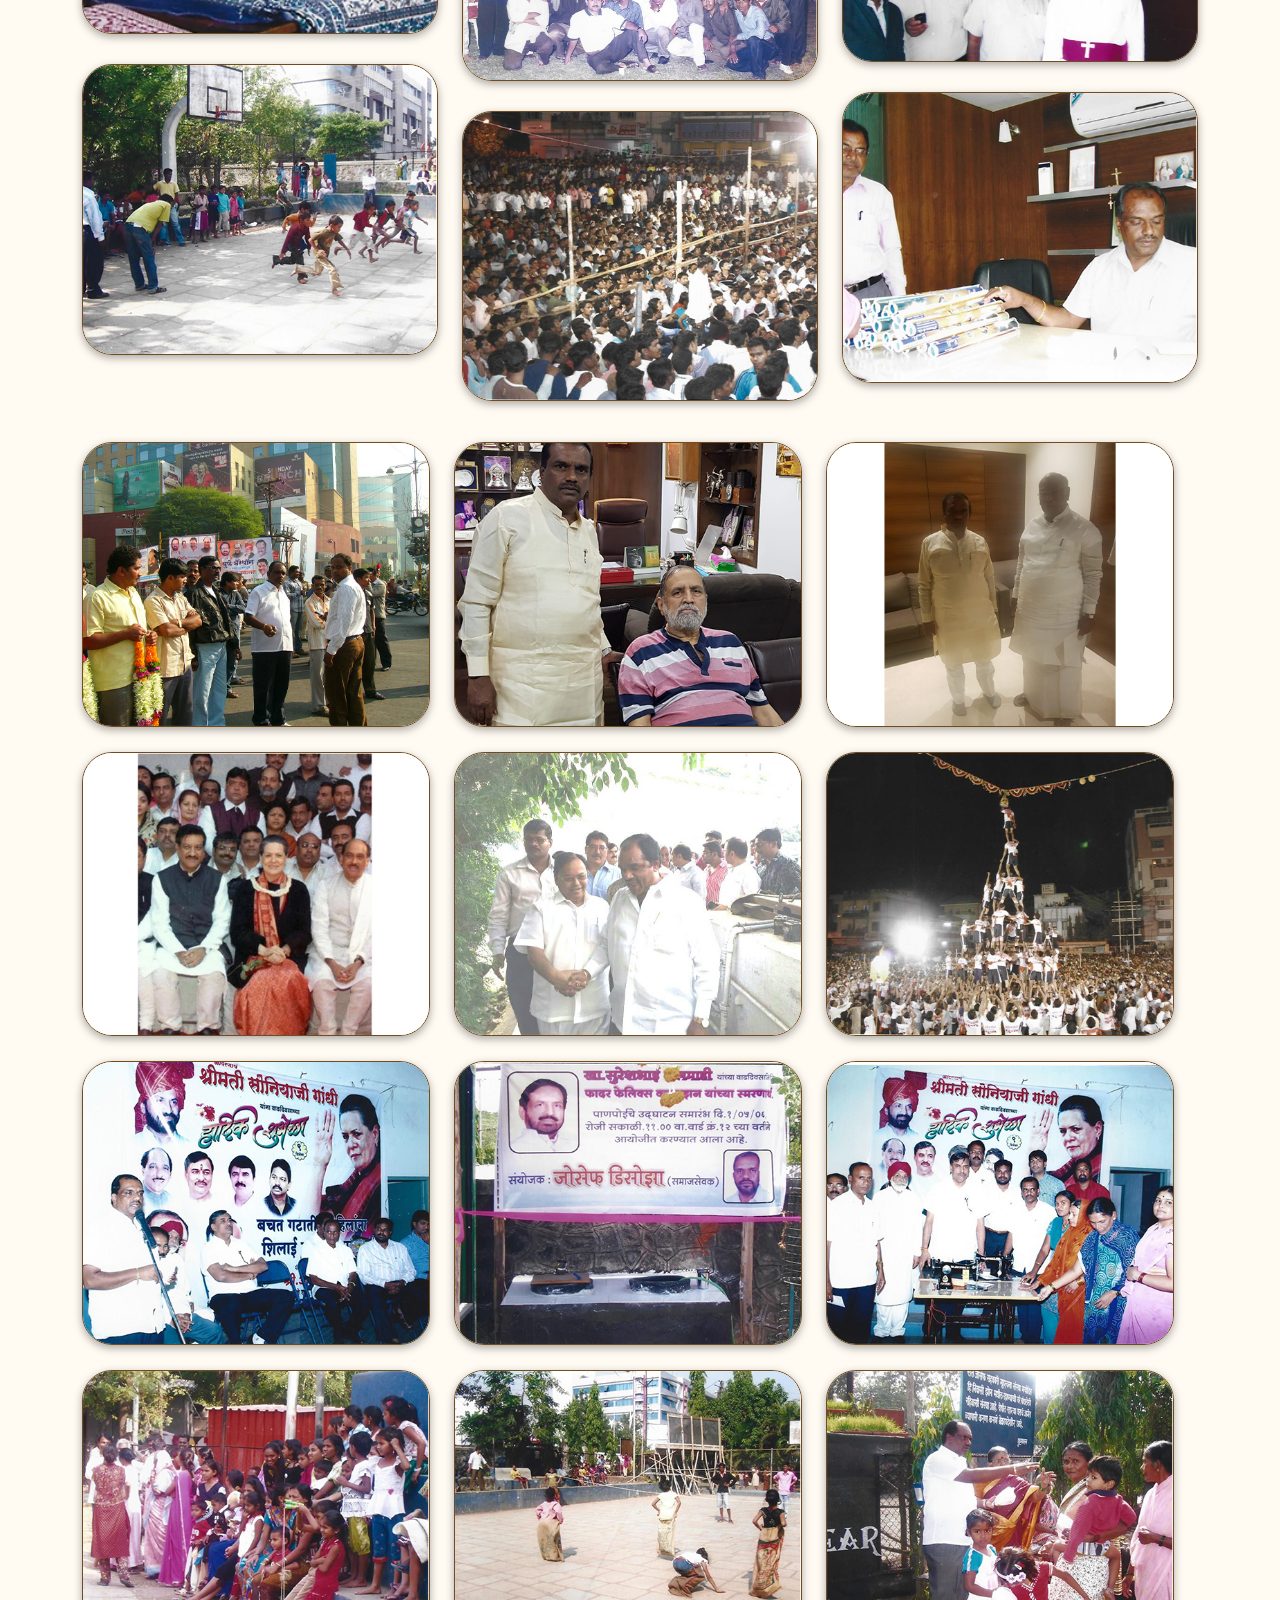
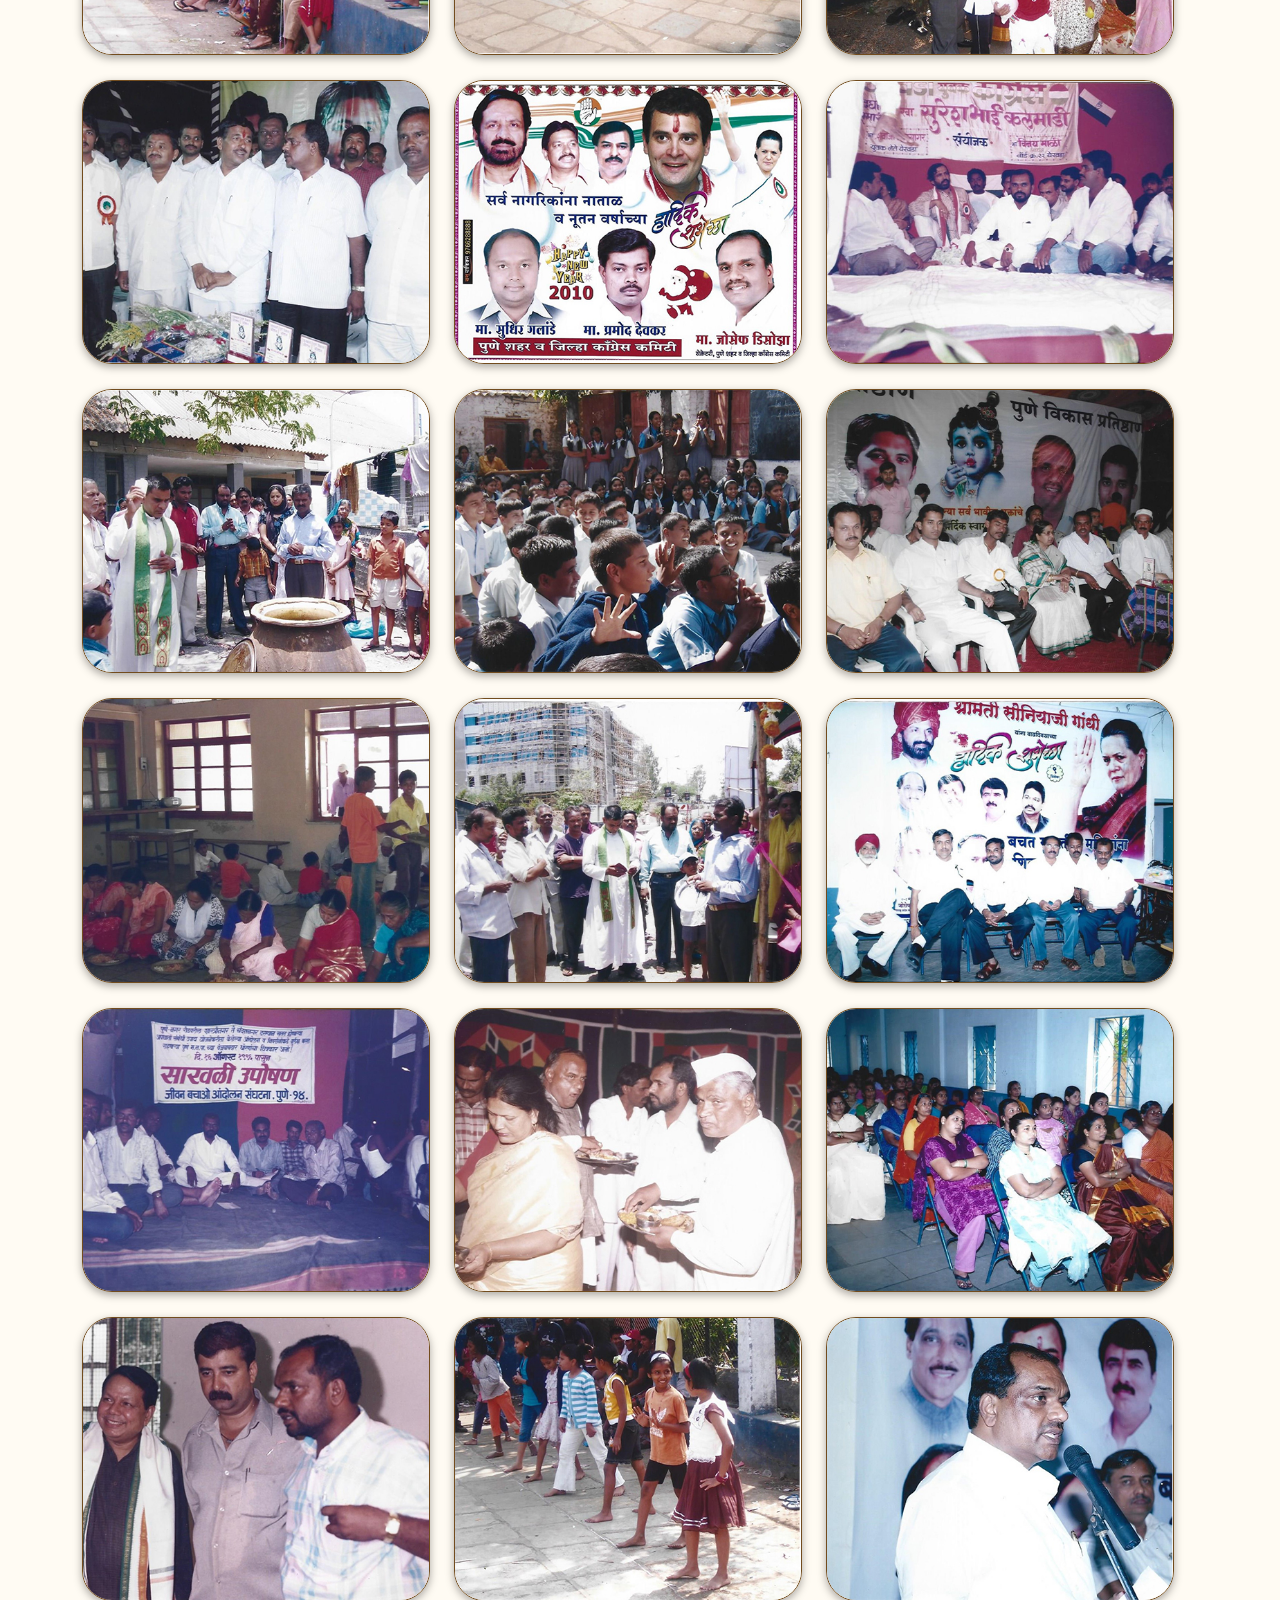
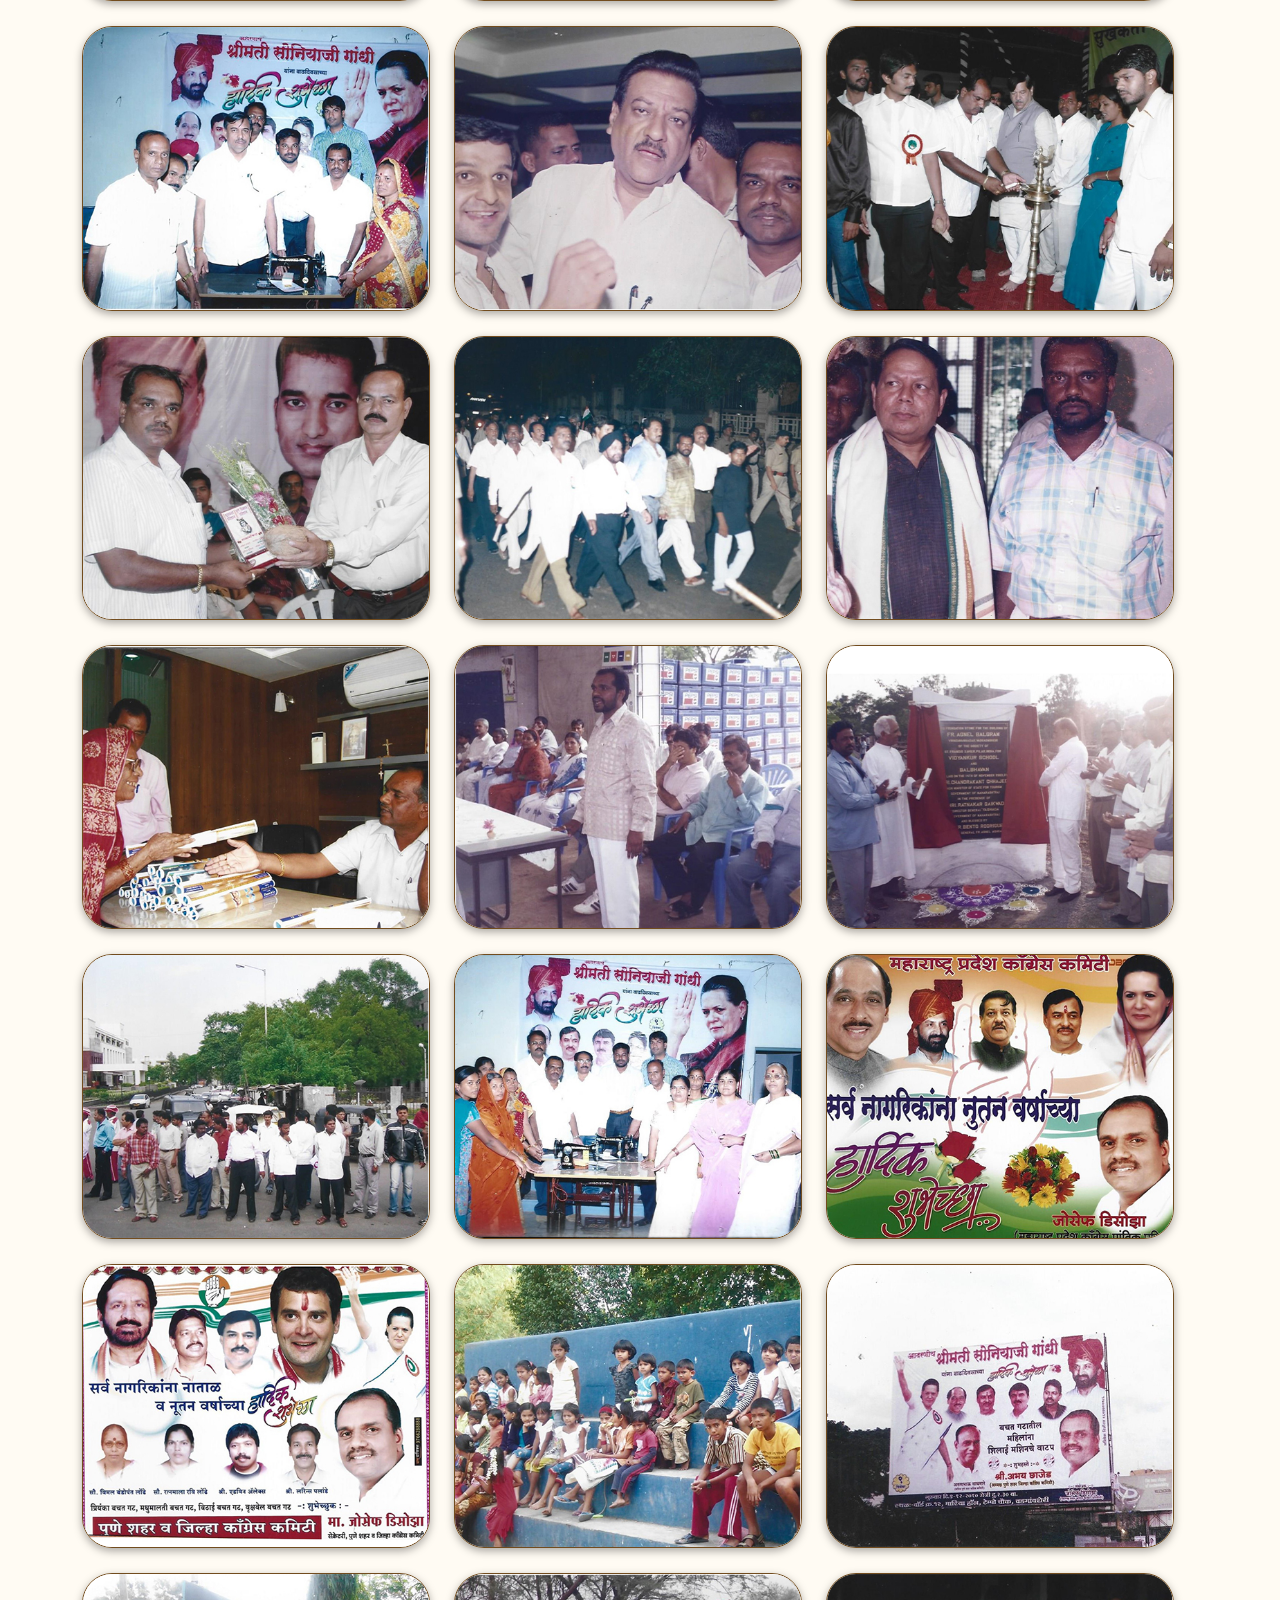
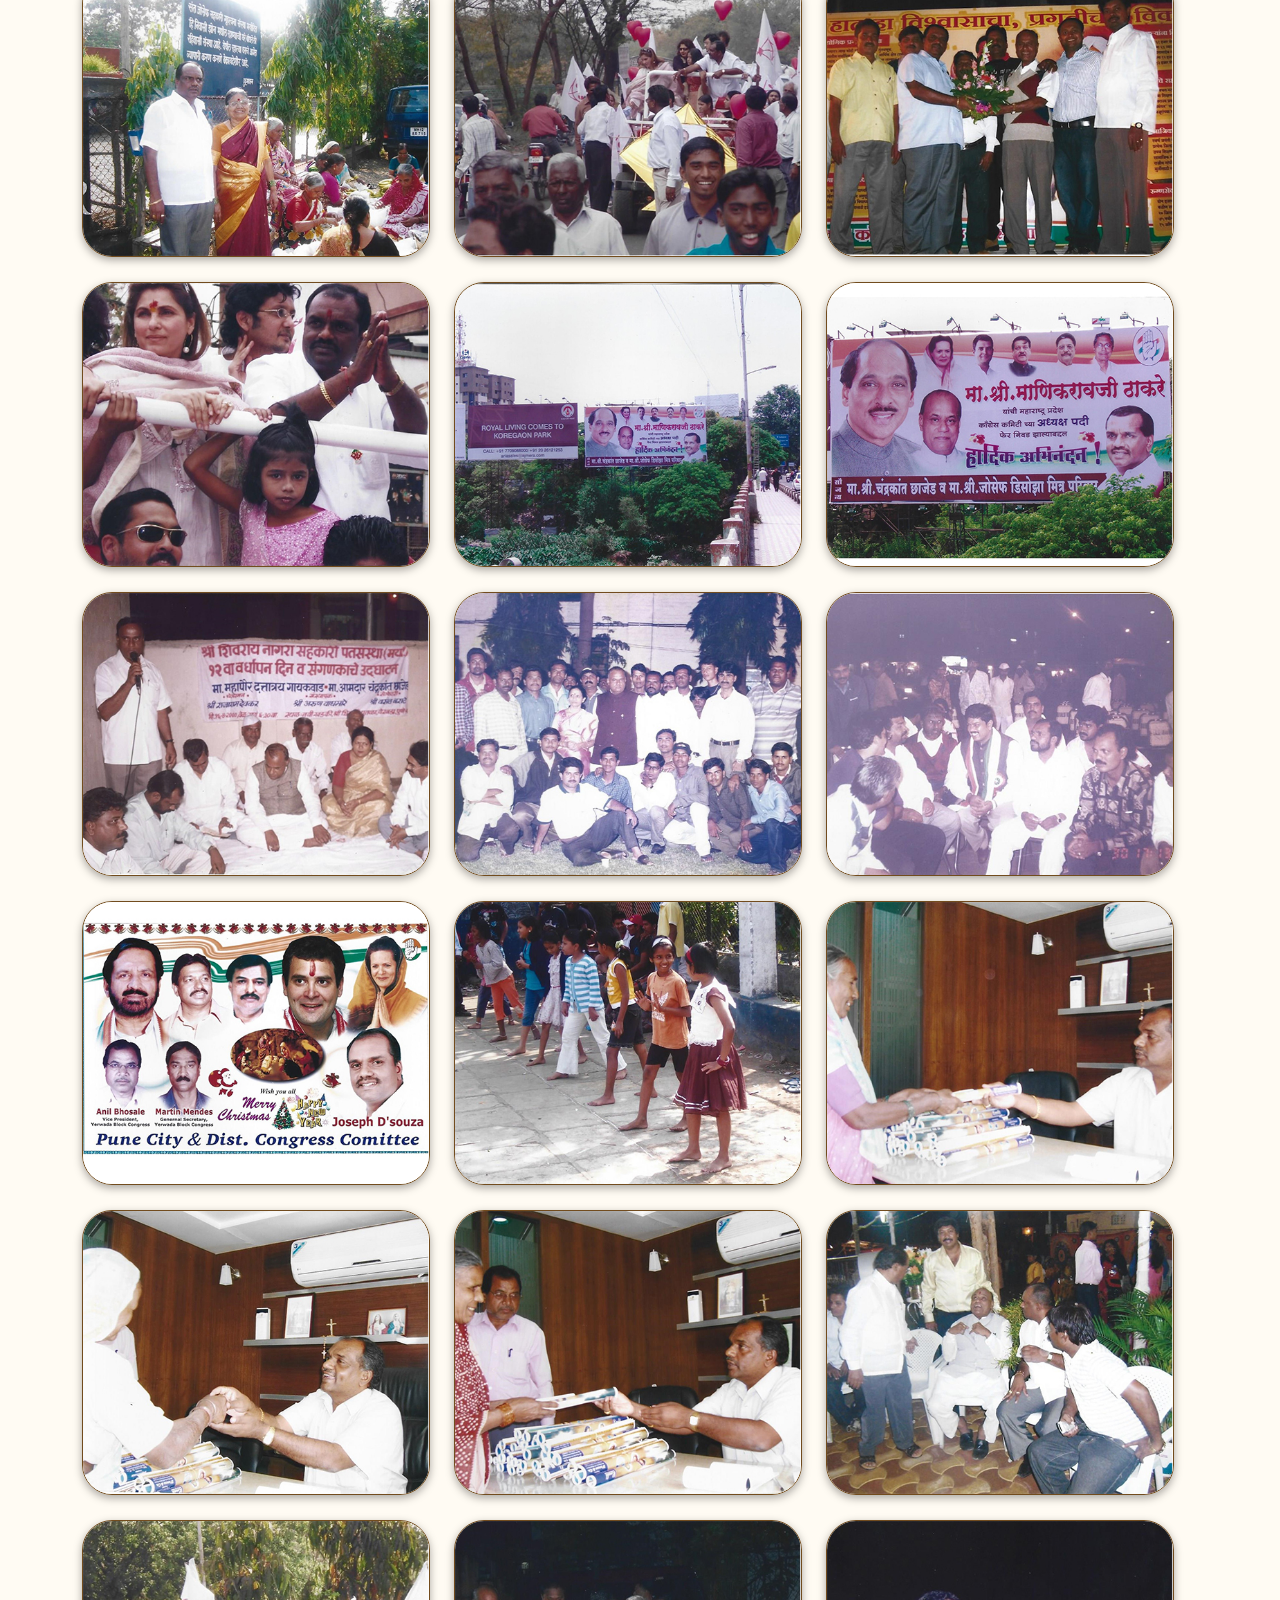
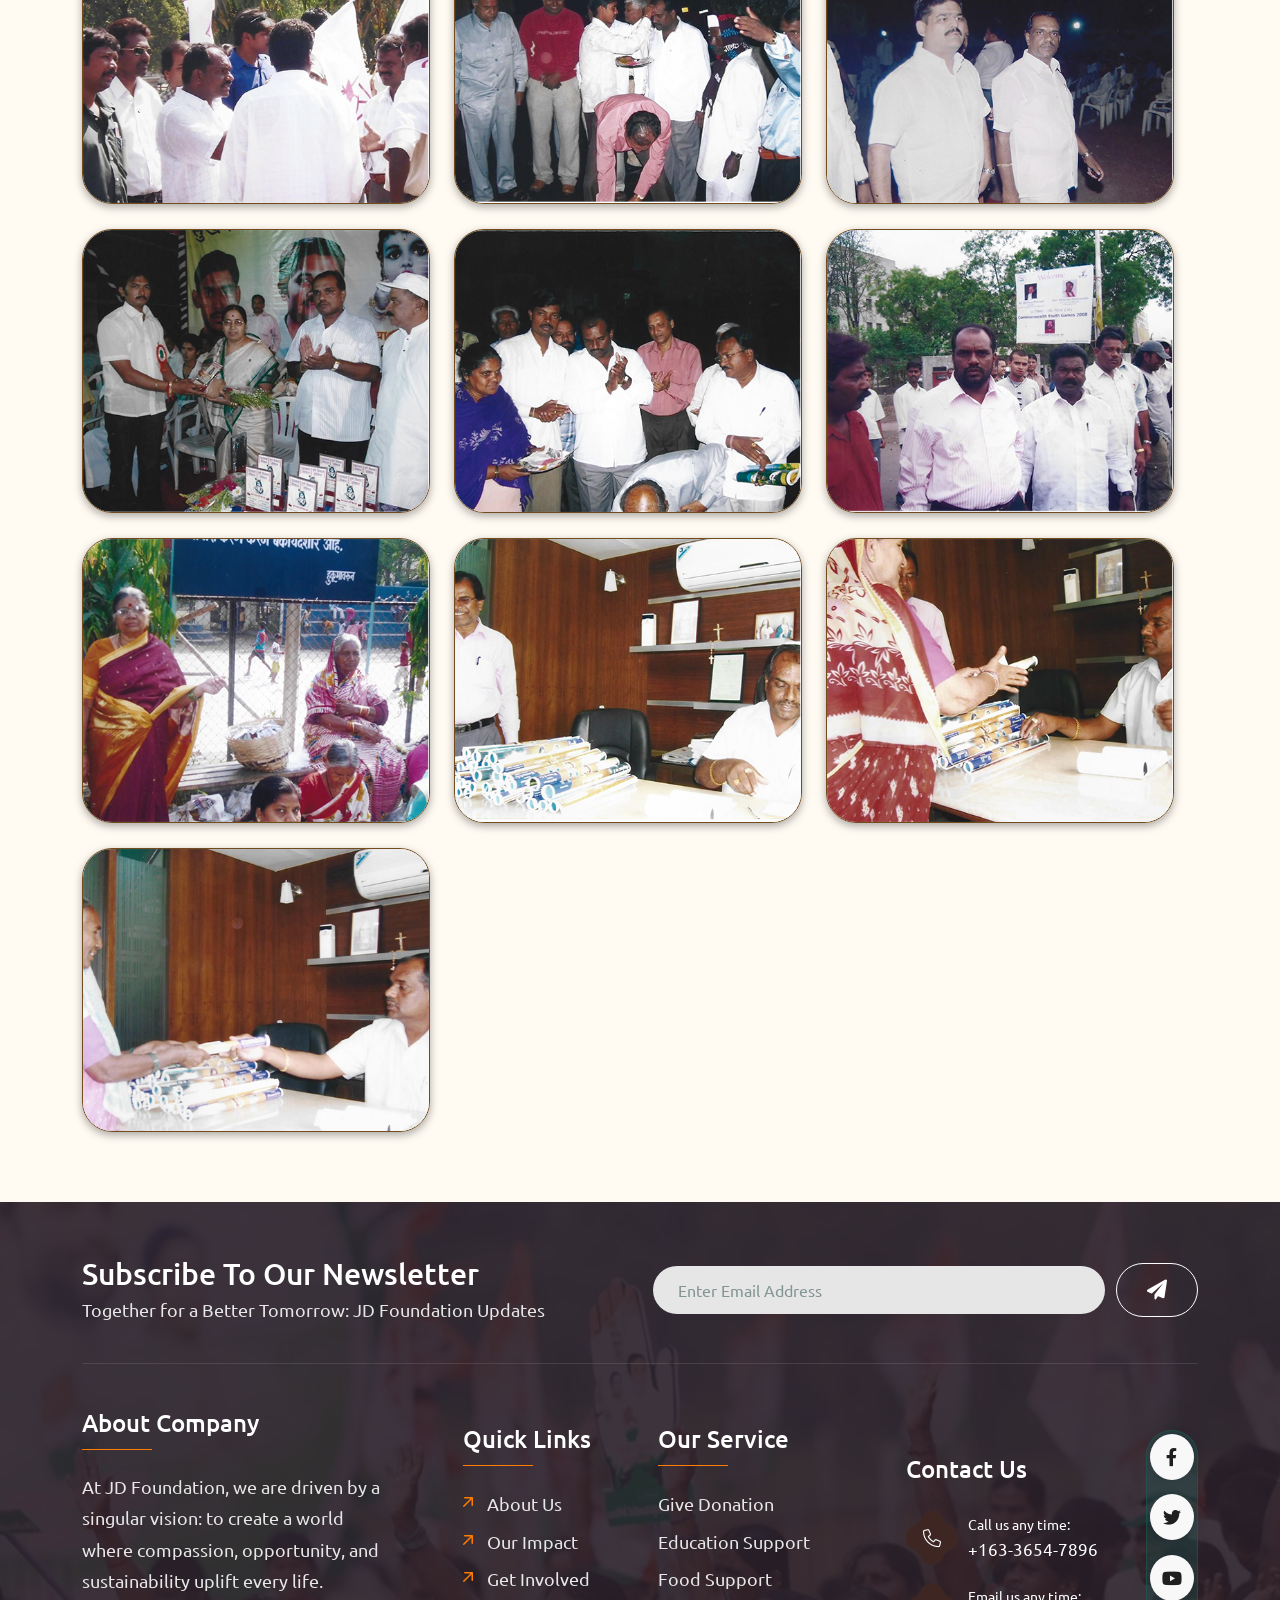
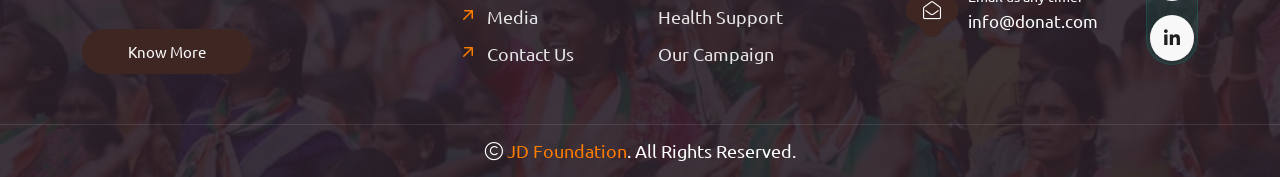
<file: media.html>
<!doctype html>
<html class="no-js" lang="zxx" dir="ltr">



<head>
    <meta name="google-site-verification" content="dNfcbdU3iuW1TZr_tULfPBhedZXTpeeLoDKEJ6lap-I" />
    <meta charset="utf-8">
    <meta http-equiv="X-UA-Compatible" content="IE=edge,chrome=1" />
    <meta name="format-detection" content="telephone=no" />
    <meta http-equiv='cache-control' content='no-cache' />
    <meta http-equiv='expires' content='0' />
    <meta http-equiv='pragma' content='no-cache' />

    <meta name="viewport" content="width=device-width, initial-scale=1" />

    <!--Page Specific Metadata-->
    <title>JD Foundation </title>
    <meta name="referrer" content="no-referrer-when-downgrade" />
    <meta name="description" content="" />
    <meta name="keywords" content="" />
    <meta name="robots" content="all" />
    <meta name="googlebot" content="index, follow, max-snippet:-1, max-image-preview:large, max-video-preview:-1" />
    <meta name="bingbot" content="index, follow, max-snippet:-1, max-image-preview:large, max-video-preview:-1" />
    <meta property="article:published_time" content="" />
    <meta property="article:modified_time" content=" " />
    <link rel="canonical" href="#" />

    <!--Open Graph Metadata-->
    <meta property="og:type" content="website" />
    <meta property="og:title" content="" />
    <meta property="og:description" content="" />
    <meta property="og:image" content="" />
    <meta property="og:site_name" content="" />
    <meta property="og:url" content="" />
    <meta property="article:publisher" content="" />
    <meta property="article:published_time" content="" />

    <!--Twitter Card Metadata-->
    <meta name="twitter:card" content="summary_large_image" />
    <meta name="twitter:url" content="" />
    <meta name="twitter:title" content="" />
    <meta name="twitter:description" content="" />
    <meta name="twitter:image:src" content="https://#" />
    <meta name="twitter:site" content="@#" />
    <meta name="twitter:creator" content="@#">

    <!-- Favicons - Place favicon.ico in the root directory -->
    <link rel="apple-touch-icon" sizes="57x57" href="assets/img/favicons/apple-icon-57x57.png">
    <link rel="apple-touch-icon" sizes="60x60" href="assets/img/favicons/apple-icon-60x60.png">
    <link rel="apple-touch-icon" sizes="72x72" href="assets/img/favicons/apple-icon-72x72.png">
    <link rel="apple-touch-icon" sizes="76x76" href="assets/img/favicons/apple-icon-76x76.png">
    <link rel="apple-touch-icon" sizes="114x114" href="assets/img/favicons/apple-icon-114x114.png">
    <link rel="apple-touch-icon" sizes="120x120" href="assets/img/favicons/apple-icon-120x120.png">
    <link rel="apple-touch-icon" sizes="144x144" href="assets/img/favicons/apple-icon-144x144.png">
    <link rel="apple-touch-icon" sizes="152x152" href="assets/img/favicons/apple-icon-152x152.png">
    <link rel="apple-touch-icon" sizes="180x180" href="assets/img/favicons/apple-icon-180x180.png">
    <link rel="icon" type="image/png" sizes="192x192" href="assets/img/favicons/android-icon-192x192.png">
    <link rel="icon" type="image/png" sizes="32x32" href="assets/img/favicons/favicon-32x32.png">
    <link rel="icon" type="image/png" sizes="96x96" href="assets/img/favicons/favicon-96x96.png">
    <link rel="icon" type="image/png" sizes="16x16" href="assets/img/favicons/favicon-16x16.png">
    <link rel="manifest" href="assets/img/favicons/manifest.json">
    <meta name="msapplication-TileColor" content="#ffffff">
    <meta name="msapplication-TileImage" content="assets/img/favicons/ms-icon-144x144.png">
    <meta name="theme-color" content="#ffffff">

    <!--==============================
	  Google Fonts
	============================== -->
    <link rel="preconnect" href="https://fonts.googleapis.com/">
    <link rel="preconnect" href="https://fonts.gstatic.com/" crossorigin>
    <link
        href="https://fonts.googleapis.com/css2?family=Caveat:wght@400..700&amp;family=Nunito+Sans:ital,opsz,wght@0,6..12,200..1000;1,6..12,200..1000&amp;family=Nunito:ital,wght@0,200..1000;1,200..1000&amp;display=swap"
        rel="stylesheet">

    <!--==============================
	    All CSS File
	============================== -->
    <!-- Bootstrap -->
    <link rel="stylesheet" href="assets/css/bootstrap.min.css">
    <!-- Fontawesome Icon -->
    <link rel="stylesheet" href="assets/css/fontawesome.min.css">
    <!-- Magnific Popup -->
    <link rel="stylesheet" href="assets/css/magnific-popup.min.css">
    <!-- Swiper Js -->
    <link rel="stylesheet" href="assets/css/swiper-bundle.min.css">
    <!-- Theme Custom CSS -->
    <link rel="stylesheet" href="assets/css/style.css">

</head>

<body data-bg-src="assets/img/bg/conbg.png">

    <!--[if lte IE 9]>
    	<p class="browserupgrade">You are using an <strong>outdated</strong> browser. Please <a href="https://browsehappy.com/">upgrade your browser</a> to improve your experience and security.</p>
  	<![endif]-->


    <!--********************************
   		Code Start From Here 
	******************************** -->

    <!--==============================
     Preloader
  ==============================-->

    <div class="sidemenu-wrapper sidemenu-cart ">
        <div class="sidemenu-content">
            <button class="closeButton sideMenuCls"><i class="far fa-times"></i></button>
            <div class="widget woocommerce widget_shopping_cart">
                <h3 class="widget_title">Shopping cart</h3>
                <div class="widget_shopping_cart_content">
                    <ul class="woocommerce-mini-cart cart_list product_list_widget ">
                        <li class="woocommerce-mini-cart-item mini_cart_item">
                            <a href="#" class="remove remove_from_cart_button"><i class="far fa-times"></i></a>
                            <a href="#"><img src="assets/img/product/product_thumb_1_1.png" alt="Cart Image">Books</a>
                            <span class="quantity">1 ×
                                <span class="woocommerce-Price-amount amount">
                                    <span class="woocommerce-Price-currencySymbol">$</span>940.00</span>
                            </span>
                        </li>
                        <li class="woocommerce-mini-cart-item mini_cart_item">
                            <a href="#" class="remove remove_from_cart_button"><i class="far fa-times"></i></a>
                            <a href="#"><img src="assets/img/product/product_thumb_1_2.png"
                                    alt="Cart Image">Medicine</a>
                            <span class="quantity">1 ×
                                <span class="woocommerce-Price-amount amount">
                                    <span class="woocommerce-Price-currencySymbol">$</span>899.00</span>
                            </span>
                        </li>
                        <li class="woocommerce-mini-cart-item mini_cart_item">
                            <a href="#" class="remove remove_from_cart_button"><i class="far fa-times"></i></a>
                            <a href="#"><img src="assets/img/product/product_thumb_1_3.png" alt="Cart Image">Dress</a>
                            <span class="quantity">1 ×
                                <span class="woocommerce-Price-amount amount">
                                    <span class="woocommerce-Price-currencySymbol">$</span>756.00</span>
                            </span>
                        </li>
                        <li class="woocommerce-mini-cart-item mini_cart_item">
                            <a href="#" class="remove remove_from_cart_button"><i class="far fa-times"></i></a>
                            <a href="#"><img src="assets/img/product/product_thumb_1_4.png" alt="Cart Image">Chair</a>
                            <span class="quantity">1 ×
                                <span class="woocommerce-Price-amount amount">
                                    <span class="woocommerce-Price-currencySymbol">$</span>723.00</span>
                            </span>
                        </li>
                        <li class="woocommerce-mini-cart-item mini_cart_item">
                            <a href="#" class="remove remove_from_cart_button"><i class="far fa-times"></i></a>
                            <a href="#"><img src="assets/img/product/product_thumb_1_5.png" alt="Cart Image">Cloths</a>
                            <span class="quantity">1 ×
                                <span class="woocommerce-Price-amount amount">
                                    <span class="woocommerce-Price-currencySymbol">$</span>1080.00</span>
                            </span>
                        </li>
                    </ul>
                    <p class="woocommerce-mini-cart__total total">
                        <strong>Subtotal:</strong>
                        <span class="woocommerce-Price-amount amount">
                            <span class="woocommerce-Price-currencySymbol">$</span>4398.00</span>
                    </p>
                    <p class="woocommerce-mini-cart__buttons buttons">
                        <a href="cart.html" class="th-btn wc-forward">View cart</a>
                        <a href="checkout.html" class="th-btn checkout wc-forward">Checkout</a>
                    </p>
                </div>
            </div>
        </div>
    </div>
    <div class="popup-search-box d-none d-lg-block">
        <button class="searchClose"><i class="far fa-times"></i></button>
        <form action="#">
            <input type="text" placeholder="What are you looking for?">
            <button type="submit"><i class="fal fa-search"></i></button>
        </form>
    </div><!--==============================
    Mobile Menu
  ============================== -->
    <div class="th-menu-wrapper">
        <div class="th-menu-area">
            <button class="th-menu-toggle"><i class="fal fa-times"></i></button>
            <div class="mobile-logo">
                <a href="index.html"><img src="assets/img/logo.png" alt="Donat"></a>
            </div>
            <div class="th-mobile-menu">
                <ul>
                    <li>
                        <a href="index.html">Home</a>

                    </li>
                    <li><a href="about.html">About Us</a></li>
                    <li>
                        <a href="impact.html">Impact</a>

                    </li>
                    <li>
                        <a href="get-involved.html">Get Involved</a>

                    </li>
                    <li>
                        <a href="media.html">Media</a>

                    </li>

                    <li>
                        <a href="contact.html">Contact Us</a>
                    </li>
                </ul>
            </div>
        </div>
    </div>
    <div class="color-scheme-wrap active">
        <button class="switchIcon"><i class="fa-solid fa-palette"></i></button>
        <h3 class="color-scheme-wrap-title text-center">Color Switcher</h3>
        <h4 class="color-scheme-wrap-subtitle text-center">Theme Color</h4>
        <div class="color-switch-btns">
            <button data-color="#3E2723"><i class="fa-solid fa-droplet"></i></button>
            <button data-color="#f34e3a"><i class="fa-solid fa-droplet"></i></button>
            <button data-color="#FF4857"><i class="fa-solid fa-droplet"></i></button>
            <button data-color="#3843C1"><i class="fa-solid fa-droplet"></i></button>
            <button data-color="#FF7E02"><i class="fa-solid fa-droplet"></i></button>
        </div>
        <h4 class="color-scheme-wrap-subtitle mt-20 text-center">Secondary Color</h4>
        <div class="secondary-color-switch-btns">
            <button data-secondary-color="#ff7c00"><i class="fa-solid fa-droplet"></i></button>
            <button data-secondary-color="#F41E1E"><i class="fa-solid fa-droplet"></i></button>
            <button data-secondary-color="#f34e3a"><i class="fa-solid fa-droplet"></i></button>
            <button data-secondary-color="#FF4857"><i class="fa-solid fa-droplet"></i></button>
            <button data-secondary-color="#3843C1"><i class="fa-solid fa-droplet"></i></button>
        </div>
    </div><!--==============================
Header Area
==============================-->
    <header class="th-header header-layout2">
        <div class="sticky-wrapper">
            <!-- Main Menu Area -->
            <div class="container">
                <div class="menu-area">
                    <div class="header-logo">
                        <a href="index.html"><img src="assets/img/logo.png" alt="Donat"></a>
                    </div>
                    <div class="menu-area-wrap">
                        <nav class="main-menu d-none d-lg-block">
                            <ul>
                                <li>
                                    <a href="index.html">Home</a>
            
                                </li>
                                <li><a href="about.html">About Us</a></li>
                                <li>
                                    <a href="impact.html">Impact</a>
            
                                </li>
                                <li>
                                    <a href="get-involved.html">Get Involved</a>
            
                                </li>
                                <li>
                                    <a href="media.html">Media</a>
            
                                </li>
            
                                <li>
                                    <a href="contact.html">Contact Us</a>
                                </li>
                            </ul>
                        </nav>

                    </div>
                    <div class="header-button">

                        <a href="contact.html" class="th-btn style3 d-xl-block d-none"><i class="fas fa-heart me-2"></i>
                            Join Now</a>
                        <button type="button" class="icon-btn th-menu-toggle d-lg-none"><i
                                class="far fa-bars"></i></button>
                    </div>
                </div>
            </div>
        </div>
    </header>



    <!--==============================
    Breadcumb
============================== -->
    <div class="breadcumb-wrapper " data-bg-src="assets/img/breadcrumb.jpg" data-overlay="theme">
        <div class="container">
            <div class="breadcumb-content">
                <h1 class="breadcumb-title">Media</h1>
                <ul class="breadcumb-menu">
                    <li><a href="index.html">Home</a></li>
                    <li>About Us</li>
                </ul>
            </div>
        </div>
    </div><!--==============================
Feature Area  
==============================-->
    <div class="overflow-hidden space">
        <div class="container">
            <div class="row gy-30 gx-30 filter-active">
                <div class="col-md-6  col-lg-4 filter-item">
                    <div class="gallery-card">
                        <div class="gallery-img">
                            <img src="assets/img/media/m1.jpg" alt="gallery image">
                            <a href="assets/img/media/m1.jpg" class="icon-btn popup-image"><i
                                    class="fas fa-eye"></i></a>
                        </div>
                    </div>
                </div>
                <div class="col-md-6  col-lg-4 filter-item">
                    <div class="gallery-card">
                        <div class="gallery-img">
                            <img src="assets/img/media/m2.jpg" alt="gallery image">
                            <a href="assets/img/media/m2.jpg" class="icon-btn popup-image"><i
                                    class="fas fa-eye"></i></a>
                        </div>
                    </div>
                </div>
                <div class="col-md-6  col-lg-4 filter-item">
                    <div class="gallery-card">
                        <div class="gallery-img">
                            <img src="assets/img/media/m3.jpg" alt="gallery image">
                            <a href="assets/img/media/m3.jpg" class="icon-btn popup-image"><i
                                    class="fas fa-eye"></i></a>
                        </div>
                    </div>
                </div>
                <div class="col-md-6  col-lg-4 filter-item">
                    <div class="gallery-card">
                        <div class="gallery-img">
                            <img src="assets/img/media/m4.jpg" alt="gallery image">
                            <a href="assets/img/media/m4.jpg" class="icon-btn popup-image"><i
                                    class="fas fa-eye"></i></a>
                        </div>
                    </div>
                </div>
                <div class="col-md-6  col-lg-4 filter-item">
                    <div class="gallery-card">
                        <div class="gallery-img">
                            <img src="assets/img/media/m5.jpg" alt="gallery image">
                            <a href="assets/img/media/m5.jpg" class="icon-btn popup-image"><i
                                    class="fas fa-eye"></i></a>
                        </div>
                    </div>
                </div>
                <div class="col-md-6  col-lg-4 filter-item">
                    <div class="gallery-card">
                        <div class="gallery-img">
                            <img src="assets/img/media/m6.jpg " alt="gallery image">
                            <a href="assets/img/media/m6.jpg" class="icon-btn popup-image"><i
                                    class="fas fa-eye"></i></a>
                        </div>
                    </div>
                </div>
                <div class="col-md-6  col-lg-4 filter-item">
                    <div class="gallery-card">
                        <div class="gallery-img">
                            <img src="assets/img/media/m7.jpg" alt="gallery image">
                            <a href="assets/img/media/m7.jpg" class="icon-btn popup-image"><i
                                    class="fas fa-eye"></i></a>
                        </div>
                    </div>
                </div>
                <div class="col-md-6  col-lg-4 filter-item">
                    <div class="gallery-card">
                        <div class="gallery-img">
                            <img src="assets/img/media/m8.jpg" alt="gallery image">
                            <a href="assets/img/media/m8.jpg" class="icon-btn popup-image"><i
                                    class="fas fa-eye"></i></a>
                        </div>
                    </div>
                </div>
                <div class="col-md-6  col-lg-4 filter-item">
                    <div class="gallery-card">
                        <div class="gallery-img">
                            <img src="assets/img/media/m9.jpg" alt="gallery image">
                            <a href="assets/img/media/m9.jpg" class="icon-btn popup-image"><i
                                    class="fas fa-eye"></i></a>
                        </div>
                    </div>






                </div>
                <div class="col-md-6  col-lg-4 filter-item">
                    <div class="gallery-card">
                        <div class="gallery-img">
                            <img src="assets/img/media/m10.jpg" alt="gallery image">
                            <a href="assets/img/media/m10.jpg" class="icon-btn popup-image"><i
                                    class="fas fa-eye"></i></a>
                        </div>
                    </div>
                </div>
                <div class="col-md-6  col-lg-4 filter-item">
                    <div class="gallery-card">
                        <div class="gallery-img">
                            <img src="assets/img/media/m11.jpg" alt="gallery image">
                            <a href="assets/img/media/m11.jpg" class="icon-btn popup-image"><i
                                    class="fas fa-eye"></i></a>
                        </div>
                    </div>
                </div>
                <div class="col-md-6  col-lg-4 filter-item">
                    <div class="gallery-card">
                        <div class="gallery-img">
                            <img src="assets/img/media/m12.jpg" alt="gallery image">
                            <a href="assets/img/media/m12.jpg" class="icon-btn popup-image"><i
                                    class="fas fa-eye"></i></a>
                        </div>
                    </div>
                </div>
            </div>
            <div class="row gy-30 gx-30 mt-3">
           


                <div class="row gal2">
                    <div class="col-md-6 col-lg-4 filter-item">
                        <div class="gallery-card">
                            <div class="gallery-img">
                                <img src="assets/img/media/m75.jpg" alt="gallery image">
                                <a href="assets/img/media/m75.jpg" class="icon-btn popup-image"><i
                                        class="fas fa-eye"></i></a>
                            </div>
                        </div>
                    </div>
                    <div class="col-md-6 col-lg-4 filter-item">
                        <div class="gallery-card">
                            <div class="gallery-img">
                                <img src="assets/img/media/m76.jpg" alt="gallery image">
                                <a href="assets/img/media/m76.jpg" class="icon-btn popup-image"><i
                                        class="fas fa-eye"></i></a>
                            </div>
                        </div>
                    </div>
                    <div class="col-md-6 col-lg-4 filter-item">
                        <div class="gallery-card">
                            <div class="gallery-img">
                                <img src="assets/img/media/m77.jpg" alt="gallery image">
                                <a href="assets/img/media/m77.jpg" class="icon-btn popup-image"><i
                                        class="fas fa-eye"></i></a>
                            </div>
                        </div>
                    </div>
                    <div class="col-md-6 col-lg-4 filter-item">
                        <div class="gallery-card">
                            <div class="gallery-img">
                                <img src="assets/img/media/m78.jpg" alt="gallery image">
                                <a href="assets/img/media/m78.jpg" class="icon-btn popup-image"><i
                                        class="fas fa-eye"></i></a>
                            </div>
                        </div>
                    </div>
                    <div class="col-md-6 col-lg-4 filter-item">
                        <div class="gallery-card">
                            <div class="gallery-img">
                                <img src="assets/img/media/m79.jpg" alt="gallery image">
                                <a href="assets/img/media/m79.jpg" class="icon-btn popup-image"><i
                                        class="fas fa-eye"></i></a>
                            </div>
                        </div>
                    </div>
          
                    <div class="col-md-6 col-lg-4 filter-item">
                        <div class="gallery-card">
                            <div class="gallery-img">
                                <img src="assets/img/media/m13.jpg" alt="gallery image">
                                <a href="assets/img/media/m13.jpg" class="icon-btn popup-image"><i
                                        class="fas fa-eye"></i></a>
                            </div>
                        </div>
                    </div>
                    <div class="col-md-6 col-lg-4 filter-item">
                        <div class="gallery-card">
                            <div class="gallery-img">
                                <img src="assets/img/media/m14.jpg" alt="gallery image">
                                <a href="assets/img/media/m14.jpg" class="icon-btn popup-image"><i
                                        class="fas fa-eye"></i></a>
                            </div>
                        </div>
                    </div>
                    <div class="col-md-6 col-lg-4 filter-item">
                        <div class="gallery-card">
                            <div class="gallery-img">
                                <img src="assets/img/media/m15.jpg" alt="gallery image">
                                <a href="assets/img/media/m15.jpg" class="icon-btn popup-image"><i
                                        class="fas fa-eye"></i></a>
                            </div>
                        </div>
                    </div>
                    <div class="col-md-6 col-lg-4 filter-item">
                        <div class="gallery-card">
                            <div class="gallery-img">
                                <img src="assets/img/media/m16.jpg" alt="gallery image">
                                <a href="assets/img/media/m16.jpg" class="icon-btn popup-image"><i
                                        class="fas fa-eye"></i></a>
                            </div>
                        </div>
                    </div>
                    <div class="col-md-6 col-lg-4 filter-item">
                        <div class="gallery-card">
                            <div class="gallery-img">
                                <img src="assets/img/media/m17.jpg" alt="gallery image">
                                <a href="assets/img/media/m17.jpg" class="icon-btn popup-image"><i
                                        class="fas fa-eye"></i></a>
                            </div>
                        </div>
                    </div>
                    <div class="col-md-6 col-lg-4 filter-item">
                        <div class="gallery-card">
                            <div class="gallery-img">
                                <img src="assets/img/media/m18.jpg" alt="gallery image">
                                <a href="assets/img/media/m18.jpg" class="icon-btn popup-image"><i
                                        class="fas fa-eye"></i></a>
                            </div>
                        </div>
                    </div>
                    <div class="col-md-6 col-lg-4 filter-item">
                        <div class="gallery-card">
                            <div class="gallery-img">
                                <img src="assets/img/media/m19.jpg" alt="gallery image">
                                <a href="assets/img/media/m19.jpg" class="icon-btn popup-image"><i
                                        class="fas fa-eye"></i></a>
                            </div>
                        </div>
                    </div>
                    <div class="col-md-6 col-lg-4 filter-item">
                        <div class="gallery-card">
                            <div class="gallery-img">
                                <img src="assets/img/media/m20.jpg" alt="gallery image">
                                <a href="assets/img/media/m20.jpg" class="icon-btn popup-image"><i
                                        class="fas fa-eye"></i></a>
                            </div>
                        </div>
                    </div>
                    <div class="col-md-6 col-lg-4 filter-item">
                        <div class="gallery-card">
                            <div class="gallery-img">
                                <img src="assets/img/media/m21.jpg" alt="gallery image">
                                <a href="assets/img/media/m21.jpg" class="icon-btn popup-image"><i
                                        class="fas fa-eye"></i></a>
                            </div>
                        </div>
                    </div>
                    <div class="col-md-6 col-lg-4 filter-item">
                        <div class="gallery-card">
                            <div class="gallery-img">
                                <img src="assets/img/media/m22.jpg" alt="gallery image">
                                <a href="assets/img/media/m22.jpg" class="icon-btn popup-image"><i
                                        class="fas fa-eye"></i></a>
                            </div>
                        </div>
                    </div>
                    <div class="col-md-6 col-lg-4 filter-item">
                        <div class="gallery-card">
                            <div class="gallery-img">
                                <img src="assets/img/media/m23.jpg" alt="gallery image">
                                <a href="assets/img/media/m23.jpg" class="icon-btn popup-image"><i
                                        class="fas fa-eye"></i></a>
                            </div>
                        </div>
                    </div>
                    <div class="col-md-6 col-lg-4 filter-item">
                        <div class="gallery-card">
                            <div class="gallery-img">
                                <img src="assets/img/media/m24.jpg" alt="gallery image">
                                <a href="assets/img/media/m24.jpg" class="icon-btn popup-image"><i
                                        class="fas fa-eye"></i></a>
                            </div>
                        </div>
                    </div>
                    <div class="col-md-6 col-lg-4 filter-item">
                        <div class="gallery-card">
                            <div class="gallery-img">
                                <img src="assets/img/media/m25.jpg" alt="gallery image">
                                <a href="assets/img/media/m25.jpg" class="icon-btn popup-image"><i
                                        class="fas fa-eye"></i></a>
                            </div>
                        </div>
                    </div>
                    <div class="col-md-6 col-lg-4 filter-item">
                        <div class="gallery-card">
                            <div class="gallery-img">
                                <img src="assets/img/media/m26.jpg" alt="gallery image">
                                <a href="assets/img/media/m26.jpg" class="icon-btn popup-image"><i
                                        class="fas fa-eye"></i></a>
                            </div>
                        </div>
                    </div>
                    <div class="col-md-6 col-lg-4 filter-item">
                        <div class="gallery-card">
                            <div class="gallery-img">
                                <img src="assets/img/media/m27.jpg" alt="gallery image">
                                <a href="assets/img/media/m27.jpg" class="icon-btn popup-image"><i
                                        class="fas fa-eye"></i></a>
                            </div>
                        </div>
                    </div>
                    <div class="col-md-6 col-lg-4 filter-item">
                        <div class="gallery-card">
                            <div class="gallery-img">
                                <img src="assets/img/media/m28.jpg" alt="gallery image">
                                <a href="assets/img/media/m28.jpg" class="icon-btn popup-image"><i
                                        class="fas fa-eye"></i></a>
                            </div>
                        </div>
                    </div>
                    <div class="col-md-6 col-lg-4 filter-item">
                        <div class="gallery-card">
                            <div class="gallery-img">
                                <img src="assets/img/media/m29.jpg" alt="gallery image">
                                <a href="assets/img/media/m29.jpg" class="icon-btn popup-image"><i
                                        class="fas fa-eye"></i></a>
                            </div>
                        </div>
                    </div>
                    <div class="col-md-6 col-lg-4 filter-item">
                        <div class="gallery-card">
                            <div class="gallery-img">
                                <img src="assets/img/media/m30.jpg" alt="gallery image">
                                <a href="assets/img/media/m30.jpg" class="icon-btn popup-image"><i
                                        class="fas fa-eye"></i></a>
                            </div>
                        </div>
                    </div>


                    <div class="col-md-6 col-lg-4 filter-item">
                        <div class="gallery-card">
                            <div class="gallery-img">
                                <img src="assets/img/media/m31.jpg" alt="gallery image">
                                <a href="assets/img/media/m31.jpg" class="icon-btn popup-image"><i
                                        class="fas fa-eye"></i></a>
                            </div>
                        </div>
                    </div>
                    <div class="col-md-6 col-lg-4 filter-item">
                        <div class="gallery-card">
                            <div class="gallery-img">
                                <img src="assets/img/media/m32.jpg" alt="gallery image">
                                <a href="assets/img/media/m32.jpg" class="icon-btn popup-image"><i
                                        class="fas fa-eye"></i></a>
                            </div>
                        </div>
                    </div>
                    <div class="col-md-6 col-lg-4 filter-item">
                        <div class="gallery-card">
                            <div class="gallery-img">
                                <img src="assets/img/media/m33.jpg" alt="gallery image">
                                <a href="assets/img/media/m33.jpg" class="icon-btn popup-image"><i
                                        class="fas fa-eye"></i></a>
                            </div>
                        </div>
                    </div>
                    <div class="col-md-6 col-lg-4 filter-item">
                        <div class="gallery-card">
                            <div class="gallery-img">
                                <img src="assets/img/media/m34.jpg" alt="gallery image">
                                <a href="assets/img/media/m34.jpg" class="icon-btn popup-image"><i
                                        class="fas fa-eye"></i></a>
                            </div>
                        </div>
                    </div>
                    <div class="col-md-6 col-lg-4 filter-item">
                        <div class="gallery-card">
                            <div class="gallery-img">
                                <img src="assets/img/media/m35.jpg" alt="gallery image">
                                <a href="assets/img/media/m35.jpg" class="icon-btn popup-image"><i
                                        class="fas fa-eye"></i></a>
                            </div>
                        </div>
                    </div>
                    <div class="col-md-6 col-lg-4 filter-item">
                        <div class="gallery-card">
                            <div class="gallery-img">
                                <img src="assets/img/media/m36.jpg" alt="gallery image">
                                <a href="assets/img/media/m36.jpg" class="icon-btn popup-image"><i
                                        class="fas fa-eye"></i></a>
                            </div>
                        </div>
                    </div>
                    <div class="col-md-6 col-lg-4 filter-item">
                        <div class="gallery-card">
                            <div class="gallery-img">
                                <img src="assets/img/media/m37.jpg" alt="gallery image">
                                <a href="assets/img/media/m37.jpg" class="icon-btn popup-image"><i
                                        class="fas fa-eye"></i></a>
                            </div>
                        </div>
                    </div>
                    <div class="col-md-6 col-lg-4 filter-item">
                        <div class="gallery-card">
                            <div class="gallery-img">
                                <img src="assets/img/media/m38.jpg" alt="gallery image">
                                <a href="assets/img/media/m38.jpg" class="icon-btn popup-image"><i
                                        class="fas fa-eye"></i></a>
                            </div>
                        </div>
                    </div>
                    <div class="col-md-6 col-lg-4 filter-item">
                        <div class="gallery-card">
                            <div class="gallery-img">
                                <img src="assets/img/media/m39.jpg" alt="gallery image">
                                <a href="assets/img/media/m39.jpg" class="icon-btn popup-image"><i
                                        class="fas fa-eye"></i></a>
                            </div>
                        </div>
                    </div>
                    <div class="col-md-6 col-lg-4 filter-item">
                        <div class="gallery-card">
                            <div class="gallery-img">
                                <img src="assets/img/media/m40.jpg" alt="gallery image">
                                <a href="assets/img/media/m40.jpg" class="icon-btn popup-image"><i
                                        class="fas fa-eye"></i></a>
                            </div>
                        </div>
                    </div>
                    <div class="col-md-6 col-lg-4 filter-item">
                        <div class="gallery-card">
                            <div class="gallery-img">
                                <img src="assets/img/media/m41.jpg" alt="gallery image">
                                <a href="assets/img/media/m41.jpg" class="icon-btn popup-image"><i
                                        class="fas fa-eye"></i></a>
                            </div>
                        </div>
                    </div>
                    <div class="col-md-6 col-lg-4 filter-item">
                        <div class="gallery-card">
                            <div class="gallery-img">
                                <img src="assets/img/media/m42.jpg" alt="gallery image">
                                <a href="assets/img/media/m42.jpg" class="icon-btn popup-image"><i
                                        class="fas fa-eye"></i></a>
                            </div>
                        </div>
                    </div>
                    <div class="col-md-6 col-lg-4 filter-item">
                        <div class="gallery-card">
                            <div class="gallery-img">
                                <img src="assets/img/media/m43.jpg" alt="gallery image">
                                <a href="assets/img/media/m43.jpg" class="icon-btn popup-image"><i
                                        class="fas fa-eye"></i></a>
                            </div>
                        </div>
                    </div>







                    <div class="col-md-6 col-lg-4 filter-item">
                        <div class="gallery-card">
                            <div class="gallery-img">
                                <img src="assets/img/media/m44.jpg" alt="gallery image">
                                <a href="assets/img/media/m44.jpg" class="icon-btn popup-image"><i
                                        class="fas fa-eye"></i></a>
                            </div>
                        </div>
                    </div>
                    <div class="col-md-6 col-lg-4 filter-item">
                        <div class="gallery-card">
                            <div class="gallery-img">
                                <img src="assets/img/media/m45.jpg" alt="gallery image">
                                <a href="assets/img/media/m45.jpg" class="icon-btn popup-image"><i
                                        class="fas fa-eye"></i></a>
                            </div>
                        </div>
                    </div>
                    <div class="col-md-6 col-lg-4 filter-item">
                        <div class="gallery-card">
                            <div class="gallery-img">
                                <img src="assets/img/media/m46.jpg" alt="gallery image">
                                <a href="assets/img/media/m46.jpg" class="icon-btn popup-image"><i
                                        class="fas fa-eye"></i></a>
                            </div>
                        </div>
                    </div>
                    <div class="col-md-6 col-lg-4 filter-item">
                        <div class="gallery-card">
                            <div class="gallery-img">
                                <img src="assets/img/media/m47.jpg" alt="gallery image">
                                <a href="assets/img/media/m47.jpg" class="icon-btn popup-image"><i
                                        class="fas fa-eye"></i></a>
                            </div>
                        </div>
                    </div>
                    <div class="col-md-6 col-lg-4 filter-item">
                        <div class="gallery-card">
                            <div class="gallery-img">
                                <img src="assets/img/media/m48.jpg" alt="gallery image">
                                <a href="assets/img/media/m48.jpg" class="icon-btn popup-image"><i
                                        class="fas fa-eye"></i></a>
                            </div>
                        </div>
                    </div>
                    <div class="col-md-6 col-lg-4 filter-item">
                        <div class="gallery-card">
                            <div class="gallery-img">
                                <img src="assets/img/media/m49.jpg" alt="gallery image">
                                <a href="assets/img/media/m49.jpg" class="icon-btn popup-image"><i
                                        class="fas fa-eye"></i></a>
                            </div>
                        </div>
                    </div>
                    <div class="col-md-6 col-lg-4 filter-item">
                        <div class="gallery-card">
                            <div class="gallery-img">
                                <img src="assets/img/media/m50.jpg" alt="gallery image">
                                <a href="assets/img/media/m50.jpg" class="icon-btn popup-image"><i
                                        class="fas fa-eye"></i></a>
                            </div>
                        </div>
                    </div>
                    <div class="col-md-6 col-lg-4 filter-item">
                        <div class="gallery-card">
                            <div class="gallery-img">
                                <img src="assets/img/media/m51.jpg" alt="gallery image">
                                <a href="assets/img/media/m51.jpg" class="icon-btn popup-image"><i
                                        class="fas fa-eye"></i></a>
                            </div>
                        </div>
                    </div>
                    <div class="col-md-6 col-lg-4 filter-item">
                        <div class="gallery-card">
                            <div class="gallery-img">
                                <img src="assets/img/media/m52.jpg" alt="gallery image">
                                <a href="assets/img/media/m52.jpg" class="icon-btn popup-image"><i
                                        class="fas fa-eye"></i></a>
                            </div>
                        </div>
                    </div>
                    <div class="col-md-6 col-lg-4 filter-item">
                        <div class="gallery-card">
                            <div class="gallery-img">
                                <img src="assets/img/media/m53.jpg" alt="gallery image">
                                <a href="assets/img/media/m53.jpg" class="icon-btn popup-image"><i
                                        class="fas fa-eye"></i></a>
                            </div>
                        </div>
                    </div>
                    <div class="col-md-6 col-lg-4 filter-item">
                        <div class="gallery-card">
                            <div class="gallery-img">
                                <img src="assets/img/media/m54.jpg" alt="gallery image">
                                <a href="assets/img/media/m54.jpg" class="icon-btn popup-image"><i
                                        class="fas fa-eye"></i></a>
                            </div>
                        </div>
                    </div>
                    <div class="col-md-6 col-lg-4 filter-item">
                        <div class="gallery-card">
                            <div class="gallery-img">
                                <img src="assets/img/media/m55.jpg" alt="gallery image">
                                <a href="assets/img/media/m55.jpg" class="icon-btn popup-image"><i
                                        class="fas fa-eye"></i></a>
                            </div>
                        </div>
                    </div>
                    <div class="col-md-6 col-lg-4 filter-item">
                        <div class="gallery-card">
                            <div class="gallery-img">
                                <img src="assets/img/media/m56.jpg" alt="gallery image">
                                <a href="assets/img/media/m56.jpg" class="icon-btn popup-image"><i
                                        class="fas fa-eye"></i></a>
                            </div>
                        </div>
                    </div>








                    <div class="col-md-6 col-lg-4 filter-item">
                        <div class="gallery-card">
                            <div class="gallery-img">
                                <img src="assets/img/media/m57.jpg" alt="gallery image">
                                <a href="assets/img/media/m57.jpg" class="icon-btn popup-image"><i
                                        class="fas fa-eye"></i></a>
                            </div>
                        </div>
                    </div>
                    <div class="col-md-6 col-lg-4 filter-item">
                        <div class="gallery-card">
                            <div class="gallery-img">
                                <img src="assets/img/media/m58.jpg" alt="gallery image">
                                <a href="assets/img/media/m58.jpg" class="icon-btn popup-image"><i
                                        class="fas fa-eye"></i></a>
                            </div>
                        </div>
                    </div>
                    <div class="col-md-6 col-lg-4 filter-item">
                        <div class="gallery-card">
                            <div class="gallery-img">
                                <img src="assets/img/media/m59.jpg" alt="gallery image">
                                <a href="assets/img/media/m59.jpg" class="icon-btn popup-image"><i
                                        class="fas fa-eye"></i></a>
                            </div>
                        </div>
                    </div>
                    <div class="col-md-6 col-lg-4 filter-item">
                        <div class="gallery-card">
                            <div class="gallery-img">
                                <img src="assets/img/media/m60.jpg" alt="gallery image">
                                <a href="assets/img/media/m60.jpg" class="icon-btn popup-image"><i
                                        class="fas fa-eye"></i></a>
                            </div>
                        </div>
                    </div>
                    <div class="col-md-6 col-lg-4 filter-item">
                        <div class="gallery-card">
                            <div class="gallery-img">
                                <img src="assets/img/media/m61.jpg" alt="gallery image">
                                <a href="assets/img/media/m61.jpg" class="icon-btn popup-image"><i
                                        class="fas fa-eye"></i></a>
                            </div>
                        </div>
                    </div>
                    <div class="col-md-6 col-lg-4 filter-item">
                        <div class="gallery-card">
                            <div class="gallery-img">
                                <img src="assets/img/media/m62.jpg" alt="gallery image">
                                <a href="assets/img/media/m62.jpg" class="icon-btn popup-image"><i
                                        class="fas fa-eye"></i></a>
                            </div>
                        </div>
                    </div>
                    <div class="col-md-6 col-lg-4 filter-item">
                        <div class="gallery-card">
                            <div class="gallery-img">
                                <img src="assets/img/media/m63.jpg" alt="gallery image">
                                <a href="assets/img/media/m63.jpg" class="icon-btn popup-image"><i
                                        class="fas fa-eye"></i></a>
                            </div>
                        </div>
                    </div>
                    <div class="col-md-6 col-lg-4 filter-item">
                        <div class="gallery-card">
                            <div class="gallery-img">
                                <img src="assets/img/media/m64.jpg" alt="gallery image">
                                <a href="assets/img/media/m64.jpg" class="icon-btn popup-image"><i
                                        class="fas fa-eye"></i></a>
                            </div>
                        </div>
                    </div>
                    <div class="col-md-6 col-lg-4 filter-item">
                        <div class="gallery-card">
                            <div class="gallery-img">
                                <img src="assets/img/media/m65.jpg" alt="gallery image">
                                <a href="assets/img/media/m65.jpg" class="icon-btn popup-image"><i
                                        class="fas fa-eye"></i></a>
                            </div>
                        </div>
                    </div>
                    <div class="col-md-6 col-lg-4 filter-item">
                        <div class="gallery-card">
                            <div class="gallery-img">
                                <img src="assets/img/media/m66.jpg" alt="gallery image">
                                <a href="assets/img/media/m66.jpg" class="icon-btn popup-image"><i
                                        class="fas fa-eye"></i></a>
                            </div>
                        </div>
                    </div>
                    <div class="col-md-6 col-lg-4 filter-item">
                        <div class="gallery-card">
                            <div class="gallery-img">
                                <img src="assets/img/media/m67.jpg" alt="gallery image">
                                <a href="assets/img/media/m67.jpg" class="icon-btn popup-image"><i
                                        class="fas fa-eye"></i></a>
                            </div>
                        </div>
                    </div>
                    <div class="col-md-6 col-lg-4 filter-item">
                        <div class="gallery-card">
                            <div class="gallery-img">
                                <img src="assets/img/media/m68.jpg" alt="gallery image">
                                <a href="assets/img/media/m68.jpg" class="icon-btn popup-image"><i
                                        class="fas fa-eye"></i></a>
                            </div>
                        </div>
                    </div>
                    <div class="col-md-6 col-lg-4 filter-item">
                        <div class="gallery-card">
                            <div class="gallery-img">
                                <img src="assets/img/media/m69.jpg" alt="gallery image">
                                <a href="assets/img/media/m69.jpg" class="icon-btn popup-image"><i
                                        class="fas fa-eye"></i></a>
                            </div>
                        </div>
                    </div>


                    <div class="col-md-6 col-lg-4 filter-item">
                        <div class="gallery-card">
                            <div class="gallery-img">
                                <img src="assets/img/media/m70.jpg" alt="gallery image">
                                <a href="assets/img/media/m70.jpg" class="icon-btn popup-image"><i
                                        class="fas fa-eye"></i></a>
                            </div>
                        </div>
                    </div>
                    <div class="col-md-6 col-lg-4 filter-item">
                        <div class="gallery-card">
                            <div class="gallery-img">
                                <img src="assets/img/media/m71.jpg" alt="gallery image">
                                <a href="assets/img/media/m71.jpg" class="icon-btn popup-image"><i
                                        class="fas fa-eye"></i></a>
                            </div>
                        </div>
                    </div>
                    <div class="col-md-6 col-lg-4 filter-item">
                        <div class="gallery-card">
                            <div class="gallery-img">
                                <img src="assets/img/media/m72.jpg" alt="gallery image">
                                <a href="assets/img/media/m72.jpg" class="icon-btn popup-image"><i
                                        class="fas fa-eye"></i></a>
                            </div>
                        </div>
                    </div>
                    <div class="col-md-6 col-lg-4 filter-item">
                        <div class="gallery-card">
                            <div class="gallery-img">
                                <img src="assets/img/media/m73.jpg" alt="gallery image">
                                <a href="assets/img/media/m73.jpg" class="icon-btn popup-image"><i
                                        class="fas fa-eye"></i></a>
                            </div>
                        </div>
                    </div>
                    <div class="col-md-6 col-lg-4 filter-item">
                        <div class="gallery-card">
                            <div class="gallery-img">
                                <img src="assets/img/media/m74.jpg" alt="gallery image">
                                <a href="assets/img/media/m74.jpg" class="icon-btn popup-image"><i
                                        class="fas fa-eye"></i></a>
                            </div>
                        </div>
                    </div>
            




                </div>
            </div>
        </div>
    </div>








        <!--==============================
	Footer Area
==============================-->
        <footer class="footer-wrapper footer-default" data-bg-src="assets/img/bg/footer-default-bg-mask.png">

            <div class="footer-bg-shape3 shape-mockup d-none" data-bottom="0" data-right="0">
                <img src="assets/img/shape/footer-bg-shape2.png" alt="img">
            </div>
            <div class="footer-top">
                <div class="container">
                    <div class="subscribe-box">
                        <div class="row gy-40 align-items-center ">
                            <div class="col-xl-6">
                                <h4 class="subscribe-box_title">Subscribe to Our Newsletter</h4>
                                <p class="subscribe-box_text">Together for a Better Tomorrow: JD Foundation Updates</p>
                            </div>
                            <div class="col-xl-6 col-lg-8">
                                <form class="newsletter-form">
                                    <div class="form-group">
                                        <input class="form-control" type="email" placeholder="Enter Email Address"
                                            required="">
                                    </div>
                                    <button type="submit" class="th-btn style3"><i
                                            class="fas fa-paper-plane"></i></button>
                                </form>
                            </div>
                        </div>
                    </div>
                </div>
            </div>
            <div class="widget-area">
                <div class="container">
                    <div class="row justify-content-between">
                        <div class="col-md-6 col-xl-auto">
                            <div class="widget footer-widget">
                            <div class="th-widget-about">
                                <h3 class="widget_title">About Company </h3>
                                <p class="about-text"> At JD Foundation, we are driven by a singular vision: to create a
                                    world where compassion, opportunity, and sustainability uplift every life.</p>
                                <a href="about.html" class="th-btn"> Know More</a>
                            </div>
                        </div>
                        </div>
                        <div class="col-sm-6 col-xl-auto  mt-3">
                            <div class="widget widget_nav_menu footer-widget">
                                <h3 class="widget_title">Quick Links</h3>
                                <div class="menu-all-pages-container">
                                    <ul class="menu">
                                        <li><a href="about.html">About Us</a></li>
                                        <li><a href="impact.html">Our Impact</a></li>
                                        <li><a href="get-involved.html">Get Involved</a></li>
                                        <li><a href="media.html">Media</a></li>
                                        <li><a href="contact.html">Contact Us</a></li>
                                    </ul>
                                </div>
                            </div>
                        </div>
                        <div class="col-sm-6 col-xl-auto mt-3">
                            <div class="widget widget_nav_menu footer-widget">
                                <h3 class="widget_title">Our Service</h3>
                                <div class="menu-all-pages-container">
                                    <ul class="menu servicemenu">
                                        <li><a href="donate-now.html">Give Donation</a></li>
                                        <li><a href="faq.html">Education Support</a></li>
                                        <li><a href="faq.html">Food Support</a></li>
                                        <li><a href="faq.html">Health Support</a></li>
                                        <li><a href="gallery.html">Our Campaign </a></li>
                                    </ul>
                                </div>
                            </div>
                        </div>
                        <div class="col-md-6 col-xl-auto mt-3">
                            <div class="widget footer-widget">
                                <div class="th-widget-contact">
                                    <h3 class="widget_title">Contact Us</h3>
                                    <div class="info-card">
                                        <div class="box-icon">
                                            <i class="fal fa-phone"></i>
                                            <div class="bg-shape1"
                                                data-mask-src="assets/img/shape/info_card_icon_bg_shape_1_1.png"></div>
                                            <div class="bg-shape2"
                                                data-mask-src="assets/img/shape/info_card_icon_bg_shape_1_1.png"></div>
                                        </div>
                                        <div class="box-content">
                                            <p class="box-text">Call us any time:</p>
                                            <h4 class="box-title"><a href="tel:16336547896">+163-3654-7896</a></h4>
                                        </div>
                                    </div>
                                    <div class="info-card">
                                        <div class="box-icon">
                                            <i class="fal fa-envelope-open"></i>
                                            <div class="bg-shape1"
                                                data-mask-src="assets/img/shape/info_card_icon_bg_shape_1_1.png"></div>
                                            <div class="bg-shape2"
                                                data-mask-src="assets/img/shape/info_card_icon_bg_shape_1_1.png"></div>
                                        </div>
                                        <div class="box-content">
                                            <p class="box-text">Email us any time:</p>
                                            <h4 class="box-title"><a href="mailto:info@donat.com">info@donat.com</a>
                                            </h4>
                                        </div>
                                    </div>
                                    <div class="th-social style2">
                                        <a href="https://www.facebook.com/"><i class="fab fa-facebook-f"></i></a>
                                        <a href="https://www.twitter.com/"><i class="fab fa-twitter"></i></a>
                                        <a href="https://www.youtube.com/"><i class="fab fa-youtube"></i></a>
                                        <a href="https://www.linkedin.com/"><i class="fab fa-linkedin-in"></i></a>
                                    </div>
                                </div>
                            </div>
                        </div>
                    </div>
                </div>
            </div>
            <div class="copyright-wrap">
                <div class="container">
                    <div class="row justify-content-center gy-3 align-items-center">
                        <div class="col-lg-12">
                            <p class="copyright-text text-center">
                                <i class="fal fa-copyright"></i> <a href="index.html">JD Foundation</a>. All Rights
                                Reserved.
                            </p>
                        </div>
                    </div>
                </div>
            </div>
        </footer>

        <!--********************************
			Code End  Here 
	******************************** -->

        <!-- Scroll To Top -->
        <div class="scroll-top">
            <svg class="progress-circle svg-content" width="100%" height="100%" viewBox="-1 -1 102 102">
                <path d="M50,1 a49,49 0 0,1 0,98 a49,49 0 0,1 0,-98"
                    style="transition: stroke-dashoffset 10ms linear 0s; stroke-dasharray: 307.919, 307.919; stroke-dashoffset: 307.919;">
                </path>
            </svg>
        </div>

        <!--==============================
    All Js File
============================== -->
        <!-- Jquery -->
        <script src="assets/js/vendor/jquery-3.7.1.min.js"></script>
        <!-- Swiper Js -->
        <script src="assets/js/swiper-bundle.min.js"></script>
        <!-- Bootstrap -->
        <script src="assets/js/bootstrap.min.js"></script>
        <!-- Magnific Popup -->
        <script src="assets/js/jquery.magnific-popup.min.js"></script>
        <!-- Counter Up -->
        <script src="assets/js/jquery.counterup.min.js"></script>
        <!-- Range Slider -->
        <script src="assets/js/jquery-ui.min.js"></script>
        <!-- Isotope Filter -->
        <script src="assets/js/imagesloaded.pkgd.min.js"></script>
        <script src="assets/js/isotope.pkgd.min.js"></script>

        <!-- Main Js File -->
        <script src="assets/js/main.js"></script>
</body>



</html>
</file>
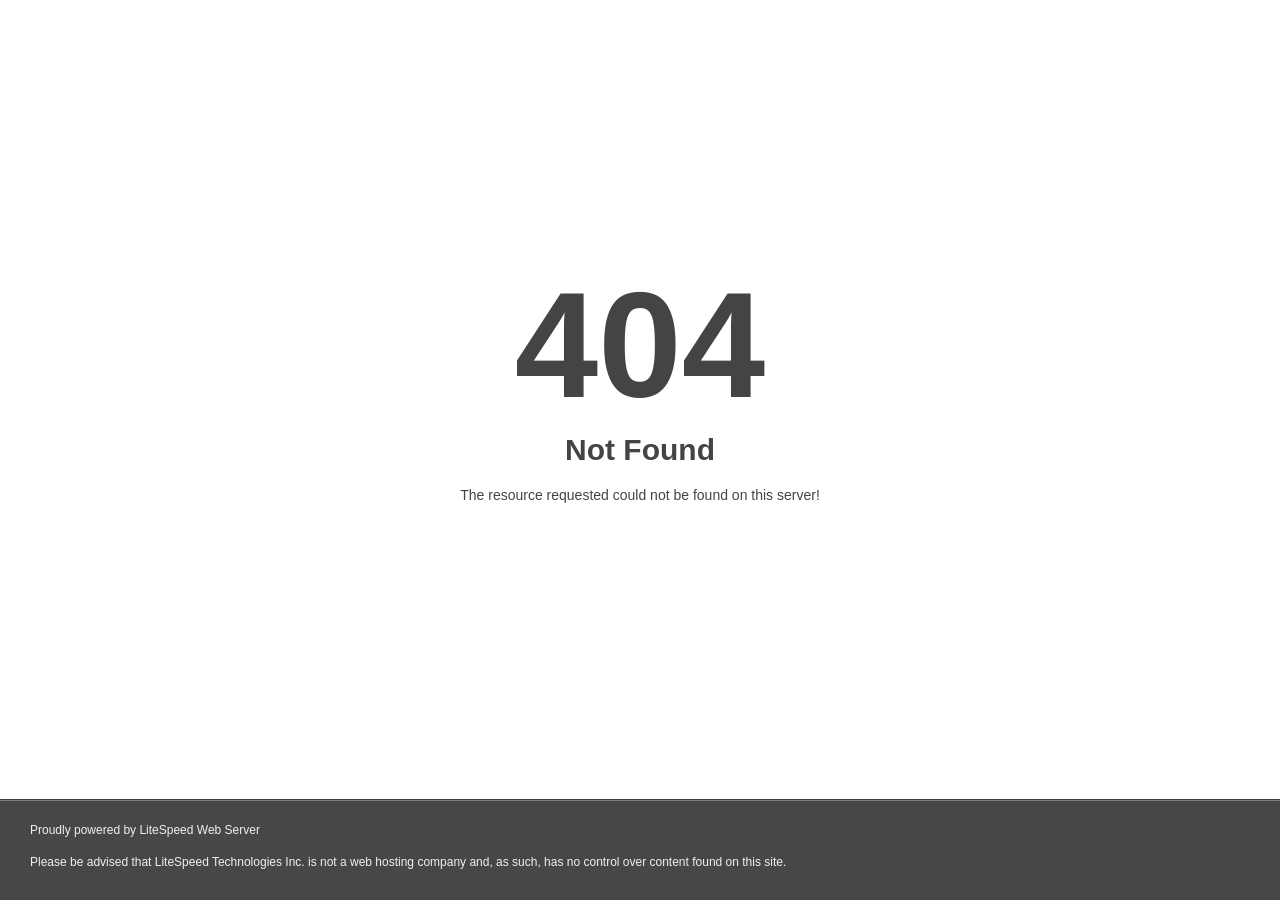
<file: assets/css/jquery.datetimepicker.min.html>
<!DOCTYPE html>
<html style="height:100%">
<head>
<meta name="viewport" content="width=device-width, initial-scale=1, shrink-to-fit=no" />
<title> 404 Not Found
</title><style>@media (prefers-color-scheme:dark){body{background-color:#000!important}}</style></head>
<body style="color: #444; margin:0;font: normal 14px/20px Arial, Helvetica, sans-serif; height:100%; background-color: #fff;">
<div style="height:auto; min-height:100%; ">     <div style="text-align: center; width:800px; margin-left: -400px; position:absolute; top: 30%; left:50%;">
        <h1 style="margin:0; font-size:150px; line-height:150px; font-weight:bold;">404</h1>
<h2 style="margin-top:20px;font-size: 30px;">Not Found
</h2>
<p>The resource requested could not be found on this server!</p>
</div></div><div style="color:#f0f0f0; font-size:12px;margin:auto;padding:0px 30px 0px 30px;position:relative;clear:both;height:100px;margin-top:-101px;background-color:#474747;border-top: 1px solid rgba(0,0,0,0.15);box-shadow: 0 1px 0 rgba(255, 255, 255, 0.3) inset;">
<br>Proudly powered by LiteSpeed Web Server<p>Please be advised that LiteSpeed Technologies Inc. is not a web hosting company and, as such, has no control over content found on this site.</p></div></body></html>
</file>
<file: assets/vendors/jarallax/jarallax.css>
.jarallax {
    position: relative;
    z-index: 0;
}
.jarallax > .jarallax-img {
    position: absolute;
    object-fit: cover;
    /* support for plugin https://github.com/bfred-it/object-fit-images */
    font-family: 'object-fit: cover;';
    top: 0;
    left: 0;
    width: 100%;
    height: 100%;
    z-index: -1;
}
</file>
<file: assets/vendors/nouislider/nouislider.pips.css>
/* Base;
 *
 */
.noUi-pips,
.noUi-pips * {
-moz-box-sizing: border-box;
	box-sizing: border-box;
}
.noUi-pips {
	position: absolute;
	font: 400 12px Arial;
	color: #999;
}

/* Values;
 *
 */
.noUi-value {
	width: 40px;
	position: absolute;
	text-align: center;
}
.noUi-value-sub {
	color: #ccc;
	font-size: 10px;
}

/* Markings;
 *
 */
.noUi-marker {
	position: absolute;
	background: #CCC;
}
.noUi-marker-sub {
	background: #AAA;
}
.noUi-marker-large {
	background: #AAA;
}

/* Horizontal layout;
 *
 */
.noUi-pips-horizontal {
	padding: 10px 0;
	height: 50px;
	top: 100%;
	left: 0;
	width: 100%;
}
.noUi-value-horizontal {
	margin-left: -20px;
	padding-top: 20px;
}
.noUi-value-horizontal.noUi-value-sub {
	padding-top: 15px;
}

.noUi-marker-horizontal.noUi-marker {
	margin-left: -1px;
	width: 2px;
	height: 5px;
}
.noUi-marker-horizontal.noUi-marker-sub {
	height: 10px;
}
.noUi-marker-horizontal.noUi-marker-large {
	height: 15px;
}

/* Vertical layout;
 *
 */
.noUi-pips-vertical {
	padding: 0 10px;
	height: 100%;
	top: 0;
	left: 100%;
}
.noUi-value-vertical {
	width: 15px;
	margin-left: 20px;
	margin-top: -5px;
}

.noUi-marker-vertical.noUi-marker {
	width: 5px;
	height: 2px;
	margin-top: -1px;
}
.noUi-marker-vertical.noUi-marker-sub {
	width: 10px;
}
.noUi-marker-vertical.noUi-marker-large {
	width: 15px;
}
</file>
<file: assets/vendors/tiny-slider/tiny-slider.css>
.tns-outer{padding:0 !important}.tns-outer [hidden]{display:none !important}.tns-outer [aria-controls],.tns-outer [data-action]{cursor:pointer}.tns-slider{-webkit-transition:all 0s;-moz-transition:all 0s;transition:all 0s}.tns-slider>.tns-item{-webkit-box-sizing:border-box;-moz-box-sizing:border-box;box-sizing:border-box}.tns-horizontal.tns-subpixel{white-space:nowrap}.tns-horizontal.tns-subpixel>.tns-item{display:inline-block;vertical-align:top;white-space:normal}.tns-horizontal.tns-no-subpixel:after{content:'';display:table;clear:both}.tns-horizontal.tns-no-subpixel>.tns-item{float:left}.tns-horizontal.tns-carousel.tns-no-subpixel>.tns-item{margin-right:-100%}.tns-no-calc{position:relative;left:0}.tns-gallery{position:relative;left:0;min-height:1px}.tns-gallery>.tns-item{position:absolute;left:-100%;-webkit-transition:transform 0s, opacity 0s;-moz-transition:transform 0s, opacity 0s;transition:transform 0s, opacity 0s}.tns-gallery>.tns-slide-active{position:relative;left:auto !important}.tns-gallery>.tns-moving{-webkit-transition:all 0.25s;-moz-transition:all 0.25s;transition:all 0.25s}.tns-autowidth{display:inline-block}.tns-lazy-img{-webkit-transition:opacity 0.6s;-moz-transition:opacity 0.6s;transition:opacity 0.6s;opacity:0.6}.tns-lazy-img.tns-complete{opacity:1}.tns-ah{-webkit-transition:height 0s;-moz-transition:height 0s;transition:height 0s}.tns-ovh{overflow:hidden}.tns-visually-hidden{position:absolute;left:-10000em}.tns-transparent{opacity:0;visibility:hidden}.tns-fadeIn{opacity:1;filter:alpha(opacity=100);z-index:0}.tns-normal,.tns-fadeOut{opacity:0;filter:alpha(opacity=0);z-index:-1}.tns-vpfix{white-space:nowrap}.tns-vpfix>div,.tns-vpfix>li{display:inline-block}.tns-t-subp2{margin:0 auto;width:310px;position:relative;height:10px;overflow:hidden}.tns-t-ct{width:2333.3333333%;width:-webkit-calc(100% * 70 / 3);width:-moz-calc(100% * 70 / 3);width:calc(100% * 70 / 3);position:absolute;right:0}.tns-t-ct:after{content:'';display:table;clear:both}.tns-t-ct>div{width:1.4285714%;width:-webkit-calc(100% / 70);width:-moz-calc(100% / 70);width:calc(100% / 70);height:10px;float:left}

/*# sourceMappingURL=sourcemaps/tiny-slider.css.map */
</file>
<file: assets/vendors/agrofa-icons/style.css>
@font-face {
  font-family: 'icomoon';
  src:  url('fonts/icomoon37e5.eot?km1nyw');
  src:  url('fonts/icomoon37e5.eot?km1nyw#iefix') format('embedded-opentype'),
    url('fonts/icomoon37e5.ttf?km1nyw') format('truetype'),
    url('fonts/icomoon37e5.woff?km1nyw') format('woff'),
    url('fonts/icomoon37e5.svg?km1nyw#icomoon') format('svg');
  font-weight: normal;
  font-style: normal;
  font-display: block;
}

[class^="icon-"], [class*=" icon-"] {
  /* use !important to prevent issues with browser extensions that change fonts */
  font-family: 'icomoon' !important;
  font-style: normal;
  font-weight: normal;
  font-variant: normal;
  text-transform: none;
  line-height: 1;

  /* Better Font Rendering =========== */
  -webkit-font-smoothing: antialiased;
  -moz-osx-font-smoothing: grayscale;
}

.icon-market:before {
  content: "\e926";
}
.icon-check:before {
  content: "\e90c";
}
.icon-arrow-down:before {
  content: "\e910";
}
.icon-medicine:before {
  content: "\e900";
}
.icon-crop:before {
  content: "\e901";
}
.icon-arrow-rotate:before {
  content: "\e902";
}
.icon-apple:before {
  content: "\e903";
}
.icon-crops:before {
  content: "\e904";
}
.icon-tractor:before {
  content: "\e905";
}
.icon-email:before {
  content: "\e906";
}
.icon-clock:before {
  content: "\e907";
}
.icon-user:before {
  content: "\e908";
}
.icon-comment:before {
  content: "\e909";
}
.icon-crop1:before {
  content: "\e90a";
}
.icon-farmer:before {
  content: "\e90b";
}
.icon-phone:before {
  content: "\e90d";
}
.icon-qoute:before {
  content: "\e90e";
}
.icon-cda67021ce37b3d91d9f660e16bda341:before {
  content: "\e90f";
}
.icon-fish:before {
  content: "\e911";
}
.icon-hand:before {
  content: "\e912";
}
.icon-fruite:before {
  content: "\e913";
}
.icon-location:before {
  content: "\e914";
}
.icon-email1:before {
  content: "\e915";
}
.icon-cow:before {
  content: "\e916";
}
.icon-clock1:before {
  content: "\e917";
}
.icon-heart:before {
  content: "\e918";
}
.icon-location1:before {
  content: "\e919";
}
.icon-medal:before {
  content: "\e91a";
}
.icon-minus:before {
  content: "\e91b";
}
.icon-phone1:before {
  content: "\e91c";
}
.icon-play:before {
  content: "\e91d";
}
.icon-plus:before {
  content: "\e91e";
}
.icon-qoute1:before {
  content: "\e91f";
}
.icon-right-arrow1:before {
  content: "\e920";
}
.icon-left-arrow1:before {
  content: "\e927";
}
.icon-up-arrow1:before {
  content: "\e928";
}
.icon-down-arrow1:before {
  content: "\e929";
}
.icon-right-arrow:before {
  content: "\e921";
}
.icon-left-arrow:before {
  content: "\e92a";
}
.icon-up-arrow:before {
  content: "\e92b";
}
.icon-down-arrow:before {
  content: "\e92c";
}
.icon-search:before {
  content: "\e922";
}
.icon-search1:before {
  content: "\e923";
}
.icon-star:before {
  content: "\e924";
}
.icon-star1:before {
  content: "\e925";
}
</file>
<file: assets/vendors/nouislider/nouislider.min.css>
/*! nouislider - 14.1.1 - 12/15/2019 */
.noUi-target,.noUi-target *{-webkit-touch-callout:none;-webkit-tap-highlight-color:transparent;-webkit-user-select:none;-ms-touch-action:none;touch-action:none;-ms-user-select:none;-moz-user-select:none;user-select:none;-moz-box-sizing:border-box;box-sizing:border-box}.noUi-target{position:relative}.noUi-base,.noUi-connects{width:100%;height:100%;position:relative;z-index:1}.noUi-connects{overflow:hidden;z-index:0}.noUi-connect,.noUi-origin{will-change:transform;position:absolute;z-index:1;top:0;right:0;-ms-transform-origin:0 0;-webkit-transform-origin:0 0;-webkit-transform-style:preserve-3d;transform-origin:0 0;transform-style:flat}.noUi-connect{height:100%;width:100%}.noUi-origin{height:10%;width:10%}.noUi-txt-dir-rtl.noUi-horizontal .noUi-origin{left:0;right:auto}.noUi-vertical .noUi-origin{width:0}.noUi-horizontal .noUi-origin{height:0}.noUi-handle{-webkit-backface-visibility:hidden;backface-visibility:hidden;position:absolute}.noUi-touch-area{height:100%;width:100%}.noUi-state-tap .noUi-connect,.noUi-state-tap .noUi-origin{-webkit-transition:transform .3s;transition:transform .3s}.noUi-state-drag *{cursor:inherit!important}.noUi-horizontal{height:18px}.noUi-horizontal .noUi-handle{width:34px;height:28px;right:-17px;top:-6px}.noUi-vertical{width:18px}.noUi-vertical .noUi-handle{width:28px;height:34px;right:-6px;top:-17px}.noUi-txt-dir-rtl.noUi-horizontal .noUi-handle{left:-17px;right:auto}.noUi-target{background:#FAFAFA;border-radius:4px;border:1px solid #D3D3D3;box-shadow:inset 0 1px 1px #F0F0F0,0 3px 6px -5px #BBB}.noUi-connects{border-radius:3px}.noUi-connect{background:#3FB8AF}.noUi-draggable{cursor:ew-resize}.noUi-vertical .noUi-draggable{cursor:ns-resize}.noUi-handle{border:1px solid #D9D9D9;border-radius:3px;background:#FFF;cursor:default;box-shadow:inset 0 0 1px #FFF,inset 0 1px 7px #EBEBEB,0 3px 6px -3px #BBB}.noUi-active{box-shadow:inset 0 0 1px #FFF,inset 0 1px 7px #DDD,0 3px 6px -3px #BBB}.noUi-handle:after,.noUi-handle:before{content:"";display:block;position:absolute;height:14px;width:1px;background:#E8E7E6;left:14px;top:6px}.noUi-handle:after{left:17px}.noUi-vertical .noUi-handle:after,.noUi-vertical .noUi-handle:before{width:14px;height:1px;left:6px;top:14px}.noUi-vertical .noUi-handle:after{top:17px}[disabled] .noUi-connect{background:#B8B8B8}[disabled] .noUi-handle,[disabled].noUi-handle,[disabled].noUi-target{cursor:not-allowed}.noUi-pips,.noUi-pips *{-moz-box-sizing:border-box;box-sizing:border-box}.noUi-pips{position:absolute;color:#999}.noUi-value{position:absolute;white-space:nowrap;text-align:center}.noUi-value-sub{color:#ccc;font-size:10px}.noUi-marker{position:absolute;background:#CCC}.noUi-marker-sub{background:#AAA}.noUi-marker-large{background:#AAA}.noUi-pips-horizontal{padding:10px 0;height:80px;top:100%;left:0;width:100%}.noUi-value-horizontal{-webkit-transform:translate(-50%,50%);transform:translate(-50%,50%)}.noUi-rtl .noUi-value-horizontal{-webkit-transform:translate(50%,50%);transform:translate(50%,50%)}.noUi-marker-horizontal.noUi-marker{margin-left:-1px;width:2px;height:5px}.noUi-marker-horizontal.noUi-marker-sub{height:10px}.noUi-marker-horizontal.noUi-marker-large{height:15px}.noUi-pips-vertical{padding:0 10px;height:100%;top:0;left:100%}.noUi-value-vertical{-webkit-transform:translate(0,-50%);transform:translate(0,-50%);padding-left:25px}.noUi-rtl .noUi-value-vertical{-webkit-transform:translate(0,50%);transform:translate(0,50%)}.noUi-marker-vertical.noUi-marker{width:5px;height:2px;margin-top:-1px}.noUi-marker-vertical.noUi-marker-sub{width:10px}.noUi-marker-vertical.noUi-marker-large{width:15px}.noUi-tooltip{display:block;position:absolute;border:1px solid #D9D9D9;border-radius:3px;background:#fff;color:#000;padding:5px;text-align:center;white-space:nowrap}.noUi-horizontal .noUi-tooltip{-webkit-transform:translate(-50%,0);transform:translate(-50%,0);left:50%;bottom:120%}.noUi-vertical .noUi-tooltip{-webkit-transform:translate(0,-50%);transform:translate(0,-50%);top:50%;right:120%}
</file>
